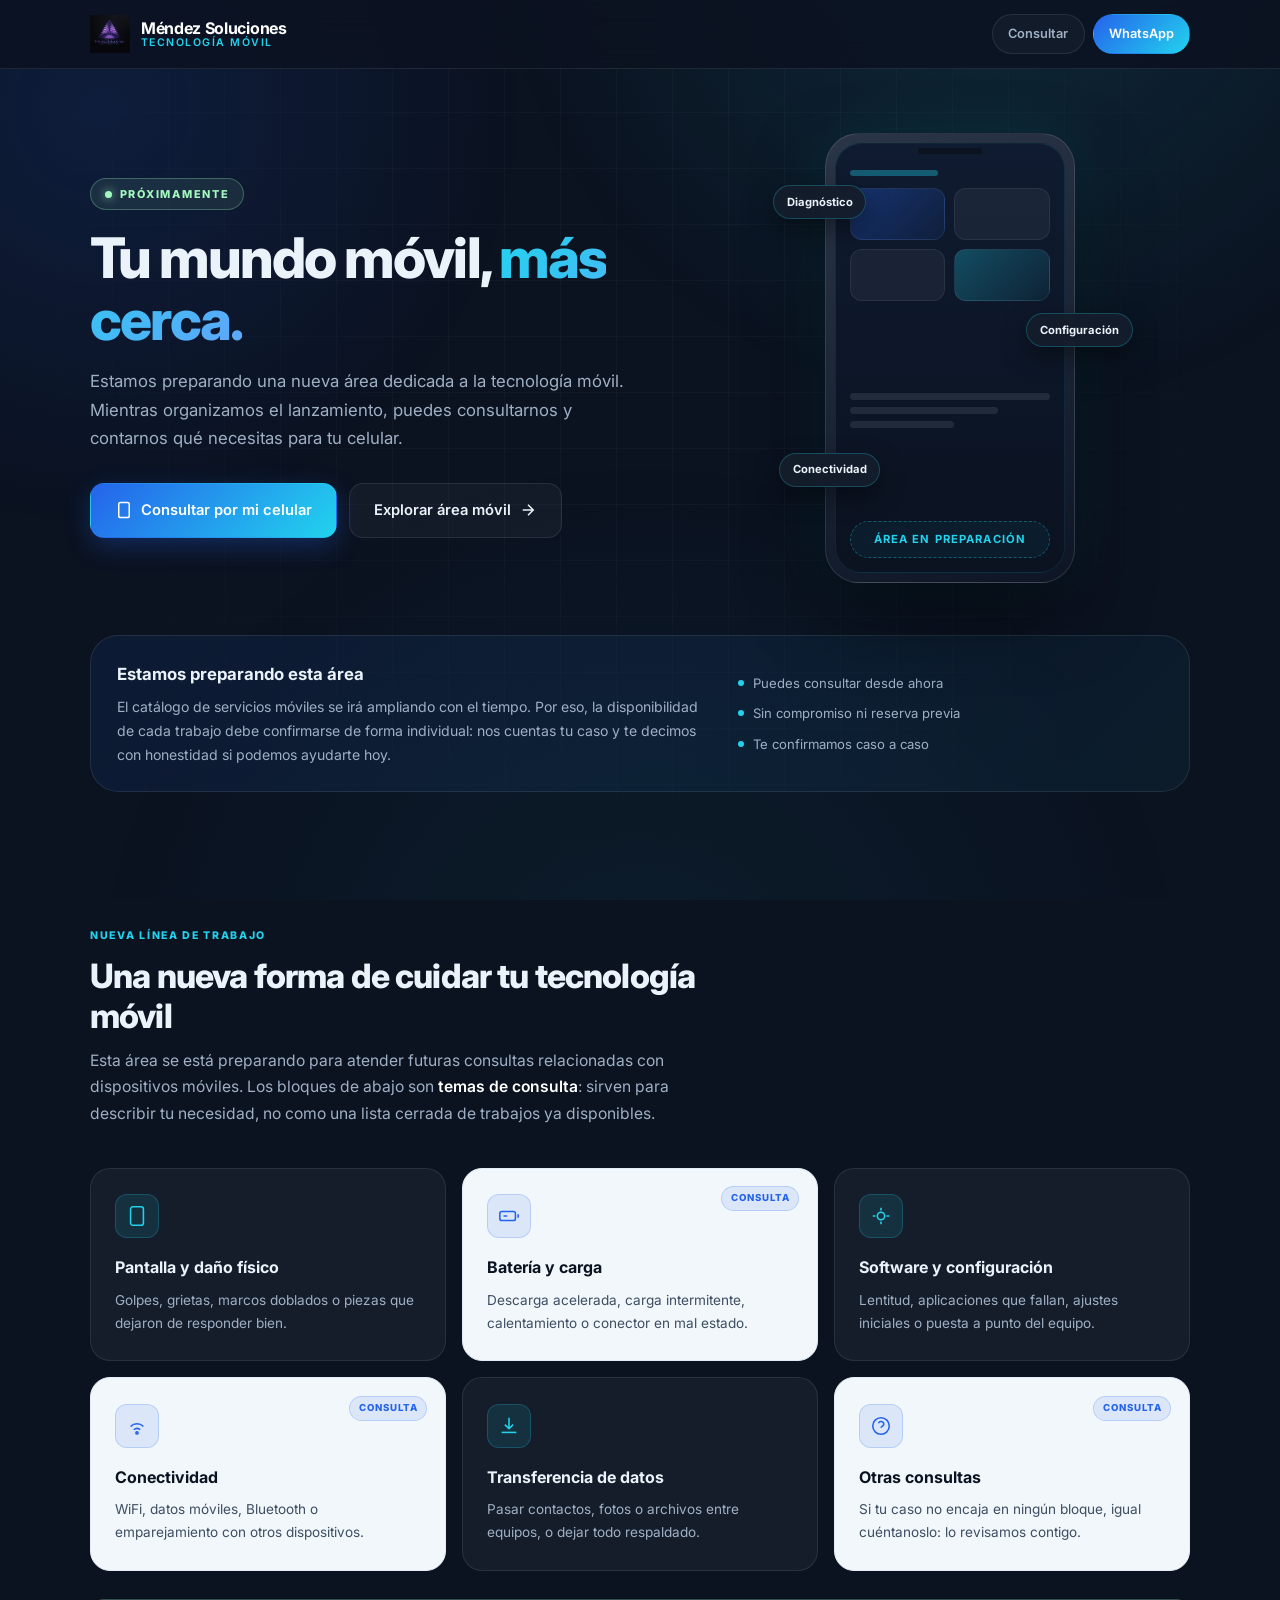
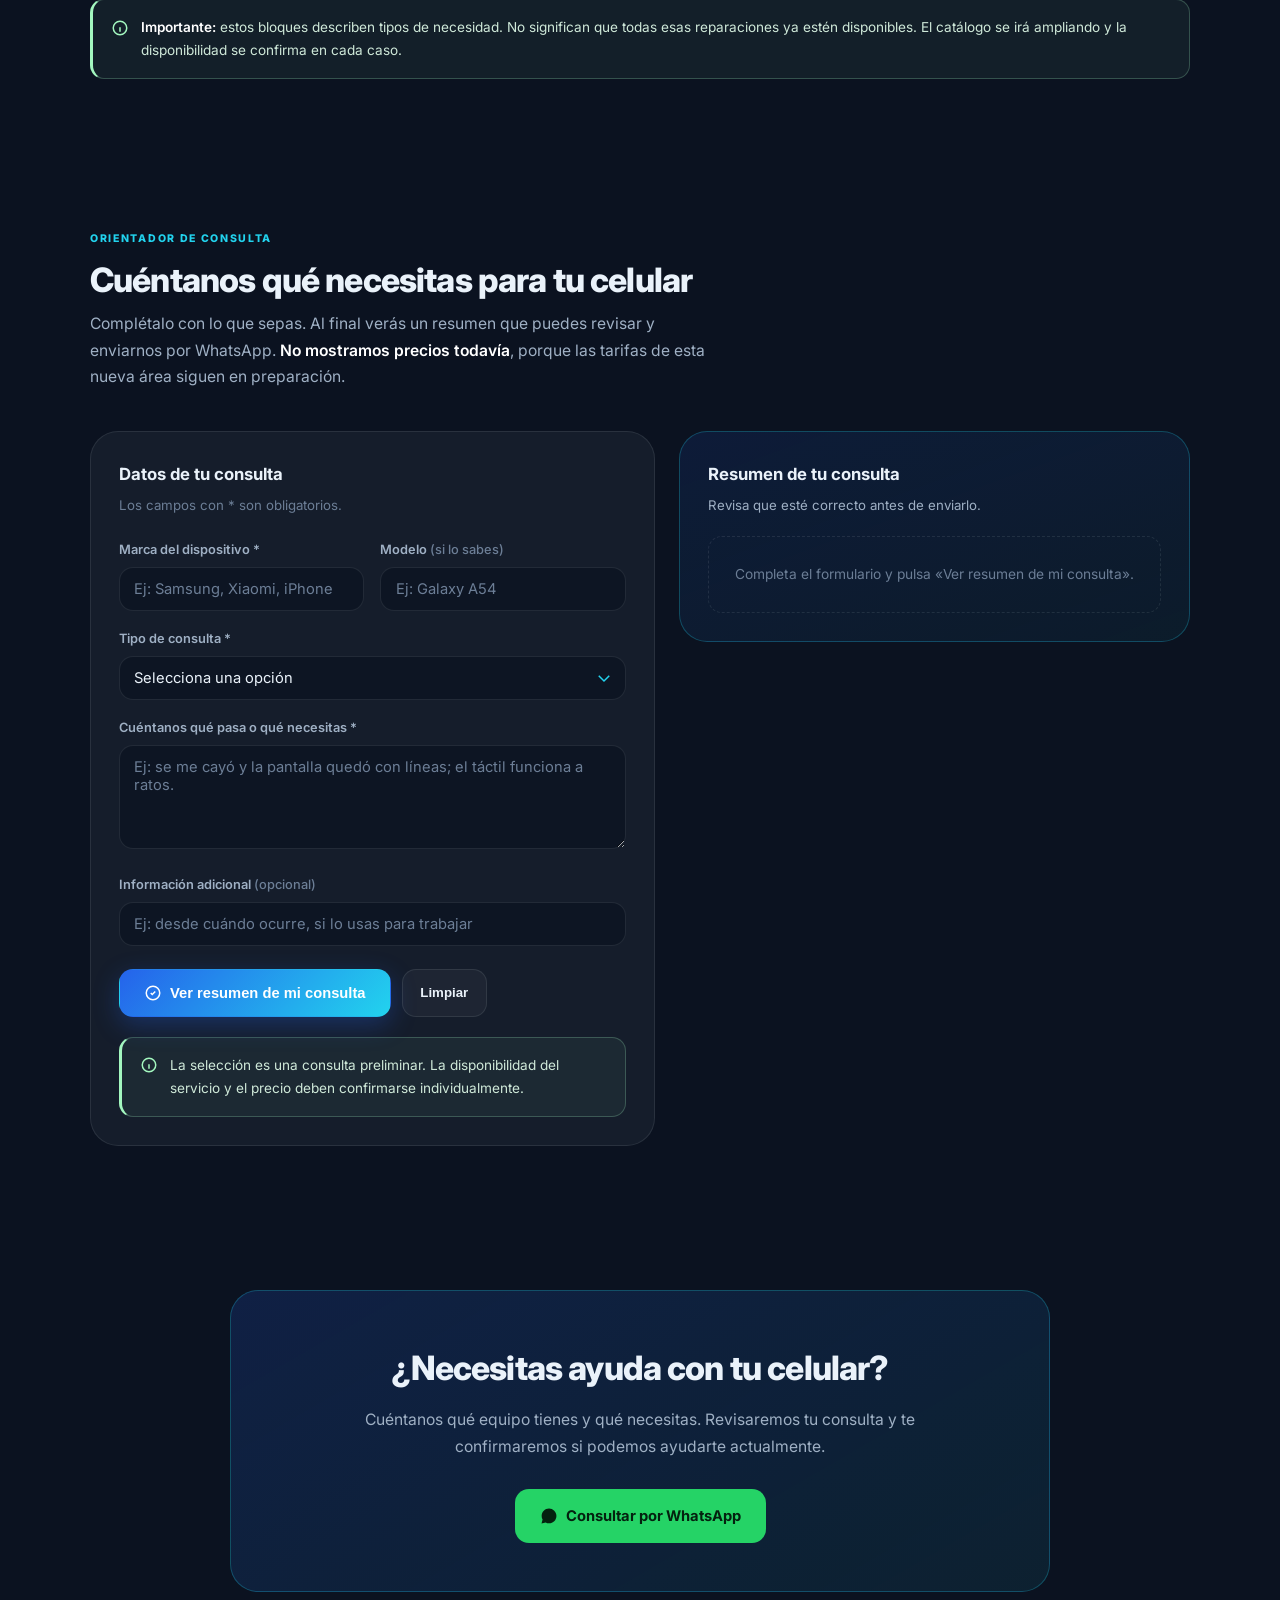
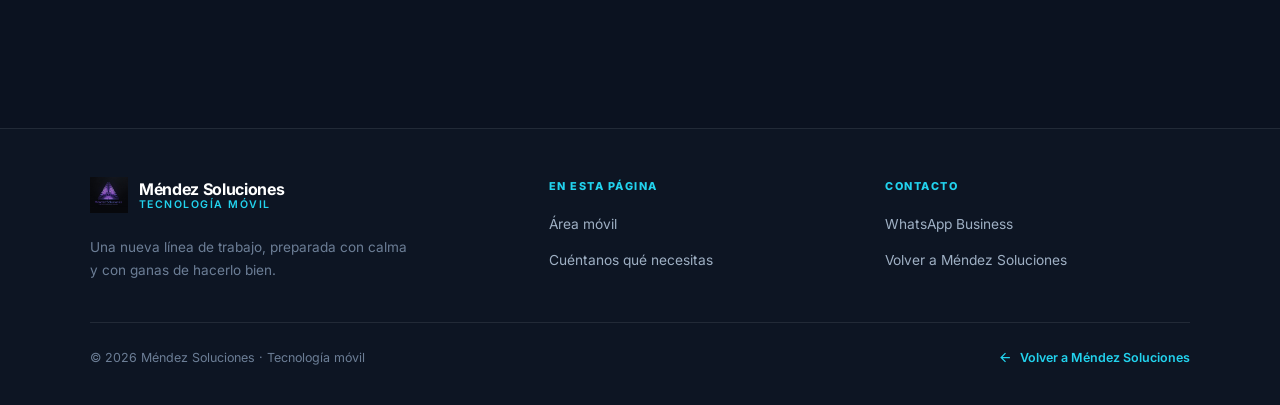
<file: celulares.html>
<!DOCTYPE html>
<html lang="es">
<head>
<meta charset="UTF-8">
<meta name="viewport" content="width=device-width, initial-scale=1.0">
<title>Tecnología Móvil | Méndez Soluciones — Próximamente</title>
<meta name="description" content="Estamos preparando una nueva área de tecnología móvil en Méndez Soluciones. Cuéntanos qué necesitas para tu celular y te confirmamos la disponibilidad.">
<meta name="robots" content="index, follow">
<meta name="author" content="Méndez Soluciones">
<meta name="theme-color" content="#0B1220">

<meta property="og:type" content="website">
<meta property="og:title" content="Tecnología Móvil | Méndez Soluciones">
<meta property="og:description" content="Nueva área dedicada a la tecnología móvil. Estamos preparándola y puedes consultarnos desde ahora.">

<link rel="canonical" href="https://mendezsoluciones.com/celulares.html">
<link rel="icon" type="image/x-icon" href="assets/images/favicon.ico">
<link rel="website icon" type="png" href="image/logomio.png">

<link rel="preconnect" href="https://fonts.googleapis.com">
<link rel="preconnect" href="https://fonts.gstatic.com" crossorigin>
<link href="https://fonts.googleapis.com/css2?family=Inter:wght@300;400;500;600;700;800&display=swap" rel="stylesheet">

<style>
/* ============================================================
   MÉNDEZ SOLUCIONES — TECNOLOGÍA MÓVIL
   Identidad propia: azul noche, grafito, azul eléctrico y cyan.
   Todo el CSS vive aquí. No depende del style.css global.
   ============================================================ */

:root{
  --bg:#0B1220;
  --bg-2:#0D1523;
  --surface:#151D2B;
  --surface-2:#1B2436;
  --line:rgba(241,247,251,.09);
  --line-2:rgba(34,211,238,.26);
  --accent:#2563EB;
  --accent-soft:#3B82F6;
  --cyan:#22D3EE;
  --mint:#A3F7BF;
  --ice:#F1F7FB;
  --ice-2:#E3EDF6;
  --text:#EAF2FA;
  --text-2:#9FB0C4;
  --text-3:#6C7E96;
  --ink:#0B1220;
  --ink-2:#3E4E63;
  --grad:linear-gradient(135deg,#2563EB 0%,#22D3EE 100%);
  --r:14px;
  --r-lg:20px;
  --r-xl:28px;
  --maxw:1140px;
  --font:'Inter',-apple-system,BlinkMacSystemFont,'Segoe UI',Roboto,Helvetica,Arial,sans-serif;
}

*,*::before,*::after{box-sizing:border-box;margin:0;padding:0}

html{scroll-behavior:smooth;-webkit-text-size-adjust:100%;font-size:16px}

body{
  font-family:var(--font);
  background:var(--bg);
  color:var(--text);
  line-height:1.7;
  -webkit-font-smoothing:antialiased;
  -moz-osx-font-smoothing:grayscale;
  overflow-x:hidden;
}

/* Trama técnica de fondo */
body::before{
  content:'';
  position:fixed;inset:0;z-index:-2;pointer-events:none;
  background:
    radial-gradient(820px circle at 78% -10%, rgba(34,211,238,.13), transparent 62%),
    radial-gradient(700px circle at 8% 12%, rgba(37,99,235,.14), transparent 60%),
    radial-gradient(900px circle at 50% 112%, rgba(34,211,238,.06), transparent 62%);
}
body::after{
  content:'';
  position:fixed;inset:0;z-index:-1;pointer-events:none;
  background-image:
    linear-gradient(rgba(241,247,251,.028) 1px, transparent 1px),
    linear-gradient(90deg, rgba(241,247,251,.028) 1px, transparent 1px);
  background-size:56px 56px;
  mask-image:radial-gradient(ellipse at 50% 30%, #000 30%, transparent 78%);
  -webkit-mask-image:radial-gradient(ellipse at 50% 30%, #000 30%, transparent 78%);
}

img{max-width:100%;display:block}
a{color:var(--cyan);text-decoration:none;transition:color .18s ease}
a:hover{color:#7DEBF8}
strong{color:#fff;font-weight:600}

:focus-visible{outline:2px solid var(--cyan);outline-offset:3px;border-radius:6px}

.skip-link{
  position:absolute;top:-120px;left:16px;z-index:9999;
  background:var(--accent);color:#fff;font-weight:600;font-size:.9rem;
  padding:.7rem 1.1rem;border-radius:var(--r);text-decoration:none;
}
.skip-link:focus{top:16px;color:#fff}

.wrap{width:100%;max-width:var(--maxw);margin:0 auto;padding:0 1.25rem}

/* ---------- Header ---------- */
.top{
  position:sticky;top:0;z-index:100;
  background:rgba(11,18,32,.82);
  backdrop-filter:blur(14px);
  -webkit-backdrop-filter:blur(14px);
  border-bottom:1px solid var(--line);
}
.top-in{
  display:flex;align-items:center;justify-content:space-between;
  gap:1rem;min-height:68px;flex-wrap:wrap;
}
.brand{display:inline-flex;align-items:center;gap:.7rem;color:#fff;text-decoration:none}
.brand:hover{color:#fff;opacity:.92}
.brand img{height:38px;width:auto;object-fit:contain}
.brand .bt{display:flex;flex-direction:column;line-height:1.15}
.brand .bt b{font-size:1rem;font-weight:700;letter-spacing:-.02em}
.brand .bt small{font-size:.66rem;font-weight:600;letter-spacing:.14em;text-transform:uppercase;color:var(--cyan)}

.top-links{display:flex;align-items:center;gap:.5rem;flex-wrap:wrap}
.top-link{
  font-size:.8rem;font-weight:600;color:var(--text-2);
  padding:.5rem .95rem;border-radius:999px;
  border:1px solid var(--line);background:rgba(241,247,251,.03);
  text-decoration:none;transition:.2s ease;
}
.top-link:hover{color:#fff;border-color:var(--line-2);background:rgba(34,211,238,.07)}
.top-link.is-cta{background:var(--grad);color:#fff;border-color:transparent}
.top-link.is-cta:hover{color:#fff;filter:brightness(1.08)}

/* ---------- Hero ---------- */
.hero{padding:4rem 0 3.5rem;position:relative}
.hero-grid{
  display:grid;grid-template-columns:1.08fr .92fr;
  gap:3.5rem;align-items:center;
}

.pill{
  display:inline-flex;align-items:center;gap:.5rem;
  padding:.34rem .85rem;border-radius:999px;
  background:rgba(163,247,191,.09);
  border:1px solid rgba(163,247,191,.28);
  color:var(--mint);
  font-size:.68rem;font-weight:800;letter-spacing:.16em;text-transform:uppercase;
}
.pill .dot{
  width:7px;height:7px;border-radius:50%;background:var(--mint);
  box-shadow:0 0 10px rgba(163,247,191,.8);
  animation:pulse 2.2s ease-in-out infinite;
}
@keyframes pulse{0%,100%{opacity:1;transform:scale(1)}50%{opacity:.45;transform:scale(1.25)}}

.hero h1{
  font-size:clamp(2.1rem,5.4vw,3.5rem);
  font-weight:800;line-height:1.1;letter-spacing:-.035em;
  margin:1.15rem 0 1rem;
}
.hero h1 .g{
  background:linear-gradient(135deg,#22D3EE 0%,#60A5FA 100%);
  -webkit-background-clip:text;background-clip:text;-webkit-text-fill-color:transparent;
}
.hero p.lead{font-size:1.05rem;color:var(--text-2);max-width:56ch}

.hero-cta{display:flex;gap:.75rem;flex-wrap:wrap;margin-top:1.9rem}

.btn{
  display:inline-flex;align-items:center;justify-content:center;gap:.5rem;
  padding:.85rem 1.5rem;border-radius:var(--r);
  font-size:.92rem;font-weight:600;border:1px solid transparent;
  cursor:pointer;text-decoration:none;transition:.2s ease;
  min-height:48px;
}
.btn svg{width:18px;height:18px;flex-shrink:0}
.btn-main{background:var(--grad);color:#fff;box-shadow:0 8px 26px rgba(37,99,235,.3)}
.btn-main:hover{color:#fff;transform:translateY(-2px);box-shadow:0 12px 34px rgba(37,99,235,.42)}
.btn-ghost{background:rgba(241,247,251,.04);color:var(--text);border-color:var(--line)}
.btn-ghost:hover{color:#fff;border-color:var(--line-2);background:rgba(34,211,238,.07)}
.btn-wa{background:#25D366;color:#04210F;font-weight:700}
.btn-wa:hover{color:#04210F;filter:brightness(1.06);transform:translateY(-2px)}
.btn-sm{padding:.6rem 1.1rem;font-size:.83rem;min-height:42px}

/* Teléfono ilustrado */
.hero-visual{display:flex;justify-content:center;position:relative}
.phone{position:relative;width:250px}
.phone-frame{
  position:relative;border-radius:34px;padding:9px;
  background:linear-gradient(160deg,#2A3547,#0E1626);
  border:1px solid rgba(241,247,251,.12);
  box-shadow:0 30px 70px rgba(0,0,0,.55),0 0 60px rgba(34,211,238,.12);
}
.phone-notch{
  position:absolute;top:14px;left:50%;transform:translateX(-50%);
  width:64px;height:6px;border-radius:99px;background:#0B1220;z-index:3;
}
.phone-screen{
  border-radius:26px;overflow:hidden;height:430px;position:relative;
  background:linear-gradient(180deg,#0F1B30 0%,#0B1220 100%);
  border:1px solid rgba(34,211,238,.1);
  display:flex;flex-direction:column;padding:26px 14px 14px;gap:12px;
}
.screen-bar{height:6px;width:44%;border-radius:99px;background:rgba(34,211,238,.35)}
.screen-tiles{display:grid;grid-template-columns:1fr 1fr;gap:9px}
.tile{
  height:52px;border-radius:12px;
  background:rgba(241,247,251,.05);
  border:1px solid rgba(241,247,251,.07);
}
.tile-1{background:linear-gradient(135deg,rgba(37,99,235,.35),rgba(37,99,235,.08))}
.tile-4{background:linear-gradient(135deg,rgba(34,211,238,.28),rgba(34,211,238,.06))}
.screen-lines{display:flex;flex-direction:column;gap:7px;margin-top:auto}
.screen-lines span{height:7px;border-radius:99px;background:rgba(241,247,251,.09)}
.screen-lines span:nth-child(2){width:74%}
.screen-lines span:nth-child(3){width:52%}
.screen-pill{
  margin-top:auto;text-align:center;font-size:.7rem;font-weight:700;letter-spacing:.1em;
  text-transform:uppercase;color:var(--cyan);
  padding:.5rem;border-radius:99px;
  border:1px dashed rgba(34,211,238,.35);
  background:rgba(34,211,238,.05);
}
.float-chip{
  position:absolute;font-size:.7rem;font-weight:700;
  padding:.42rem .8rem;border-radius:99px;white-space:nowrap;
  background:rgba(21,29,43,.94);color:var(--text);
  border:1px solid var(--line-2);
  box-shadow:0 10px 26px rgba(0,0,0,.4);
  backdrop-filter:blur(8px);
}
.chip-1{top:52px;left:-52px}
.chip-2{top:180px;right:-58px}
.chip-3{bottom:96px;left:-46px}

/* ---------- Franja informativa ---------- */
.strip{
  margin-top:3.25rem;
  border:1px solid var(--line);border-radius:var(--r-xl);
  background:linear-gradient(135deg,rgba(37,99,235,.1),rgba(34,211,238,.05));
  padding:1.5rem 1.6rem;
  display:grid;grid-template-columns:1.4fr 1fr;gap:1.6rem;align-items:center;
}
.strip h2{font-size:1.05rem;font-weight:700;margin-bottom:.4rem}
.strip p{font-size:.88rem;color:var(--text-2);margin:0}
.strip-points{display:flex;flex-direction:column;gap:.5rem}
.strip-points span{
  display:flex;align-items:center;gap:.55rem;
  font-size:.82rem;color:var(--text-2);
}
.strip-points span::before{
  content:'';width:6px;height:6px;border-radius:50%;background:var(--cyan);flex-shrink:0;
}

/* ---------- Secciones ---------- */
section{padding:4.5rem 0}
.sec-head{max-width:640px;margin-bottom:2.5rem}
.sec-tag{
  display:inline-block;font-size:.66rem;font-weight:800;
  letter-spacing:.16em;text-transform:uppercase;color:var(--cyan);
  margin-bottom:.7rem;
}
.sec-head h2{
  font-size:clamp(1.5rem,3.4vw,2.1rem);
  font-weight:800;letter-spacing:-.025em;line-height:1.2;margin-bottom:.7rem;
}
.sec-head p{color:var(--text-2);font-size:.98rem}

/* ---------- Tarjetas de área (mezcla clara / oscura) ---------- */
.areas{display:grid;grid-template-columns:repeat(3,1fr);gap:1rem}

.area{
  position:relative;padding:1.6rem 1.5rem;border-radius:var(--r-lg);
  background:var(--surface);border:1px solid var(--line);
  transition:transform .22s ease,border-color .22s ease,box-shadow .22s ease;
}
.area:hover{transform:translateY(-4px);border-color:var(--line-2);box-shadow:0 16px 36px rgba(0,0,0,.34)}
.area .ico{
  width:44px;height:44px;border-radius:12px;
  display:flex;align-items:center;justify-content:center;
  background:rgba(34,211,238,.1);border:1px solid rgba(34,211,238,.22);
  color:var(--cyan);margin-bottom:1rem;
}
.area .ico svg{width:22px;height:22px}
.area h3{font-size:1rem;font-weight:700;margin-bottom:.45rem}
.area p{font-size:.85rem;color:var(--text-2);margin:0}

/* Variante clara */
.area.is-light{background:var(--ice);border-color:var(--ice-2);color:var(--ink)}
.area.is-light h3{color:var(--ink)}
.area.is-light p{color:var(--ink-2)}
.area.is-light .ico{background:rgba(37,99,235,.1);border-color:rgba(37,99,235,.2);color:var(--accent)}
.area.is-light:hover{box-shadow:0 18px 40px rgba(4,14,30,.22)}
.area.is-light .tag-mini{
  position:absolute;top:1.1rem;right:1.1rem;
  font-size:.6rem;font-weight:800;letter-spacing:.1em;text-transform:uppercase;
  color:var(--accent);background:rgba(37,99,235,.1);
  border:1px solid rgba(37,99,235,.2);
  padding:.2rem .55rem;border-radius:99px;
}

/* ---------- Aviso ---------- */
.notice{
  display:flex;gap:.75rem;align-items:flex-start;
  margin-top:1.75rem;padding:1rem 1.15rem;
  border-radius:var(--r);
  border:1px solid rgba(163,247,191,.24);
  border-left:3px solid var(--mint);
  background:rgba(163,247,191,.055);
  font-size:.85rem;color:#CFE9D9;
}
.notice svg{width:18px;height:18px;flex-shrink:0;color:var(--mint);margin-top:.15rem}
.notice p{margin:0}
.notice strong{color:#fff}

/* ---------- Orientador ---------- */
.or-wrap{
  display:grid;grid-template-columns:1.05fr .95fr;gap:1.5rem;align-items:start;
}
.or-card{
  background:var(--surface);border:1px solid var(--line);
  border-radius:var(--r-xl);padding:1.75rem;
}
.or-card h3{font-size:1.05rem;font-weight:700;margin-bottom:.35rem}
.or-card > p.hint{font-size:.83rem;color:var(--text-3);margin-bottom:1.4rem}

.field{margin-bottom:1.05rem}
.field label{
  display:block;font-size:.8rem;font-weight:600;
  color:var(--text-2);margin-bottom:.4rem;
}
.field .opt{color:var(--text-3);font-weight:500}
.field input,.field select,.field textarea{
  width:100%;padding:.75rem .9rem;
  background:var(--bg-2);color:var(--text);
  border:1px solid var(--line);border-radius:var(--r);
  font-family:inherit;font-size:.92rem;
  transition:border-color .2s ease,box-shadow .2s ease;
}
.field textarea{resize:vertical;min-height:104px}
.field input::placeholder,.field textarea::placeholder{color:var(--text-3)}
.field input:focus,.field select:focus,.field textarea:focus{
  outline:none;border-color:var(--cyan);
  box-shadow:0 0 0 3px rgba(34,211,238,.13);
}
.field select{appearance:none;cursor:pointer;
  background-image:url("data:image/svg+xml,%3Csvg xmlns='http://www.w3.org/2000/svg' fill='none' viewBox='0 0 24 24' stroke='%2322D3EE' stroke-width='2'%3E%3Cpath d='M19 9l-7 7-7-7'/%3E%3C/svg%3E");
  background-repeat:no-repeat;background-position:right 12px center;background-size:18px;
  padding-right:2.4rem;
}
.row-2{display:grid;grid-template-columns:1fr 1fr;gap:1rem}

.or-actions{display:flex;gap:.7rem;flex-wrap:wrap;margin-top:1.4rem}

/* Panel de resumen */
.sum{
  background:linear-gradient(160deg,rgba(37,99,235,.12),rgba(34,211,238,.05));
  border:1px solid var(--line-2);
  border-radius:var(--r-xl);padding:1.75rem;
  position:sticky;top:92px;
}
.sum h3{font-size:1.05rem;font-weight:700;margin-bottom:.35rem}
.sum > p.hint{font-size:.83rem;color:var(--text-2);margin-bottom:1.2rem}
.sum-empty{
  font-size:.86rem;color:var(--text-3);
  padding:1.6rem 1rem;text-align:center;
  border:1px dashed var(--line);border-radius:var(--r);
}
.sum-rows{display:flex;flex-direction:column;gap:.7rem;margin-bottom:1.2rem}
.sum-row{
  display:flex;flex-direction:column;gap:.15rem;
  padding-bottom:.7rem;border-bottom:1px solid var(--line);
}
.sum-row:last-child{border-bottom:none;padding-bottom:0}
.sum-row dt{font-size:.66rem;font-weight:800;letter-spacing:.12em;text-transform:uppercase;color:var(--cyan)}
.sum-row dd{font-size:.9rem;color:var(--text);margin:0;white-space:pre-wrap;word-break:break-word}

.copy-ok{font-size:.78rem;color:var(--mint);margin-top:.6rem;min-height:1.1rem}

/* ---------- CTA final ---------- */
.cta{
  margin:0 auto;max-width:820px;text-align:center;
  padding:3rem 2rem;border-radius:var(--r-xl);
  background:linear-gradient(150deg,rgba(37,99,235,.18),rgba(34,211,238,.08));
  border:1px solid var(--line-2);
}
.cta h2{font-size:clamp(1.5rem,3.6vw,2.1rem);font-weight:800;letter-spacing:-.025em;margin-bottom:.7rem}
.cta p{color:var(--text-2);font-size:.98rem;max-width:56ch;margin:0 auto 1.8rem}

/* ---------- Footer ---------- */
.foot{
  margin-top:4rem;border-top:1px solid var(--line);
  background:var(--bg-2);padding:3rem 0 2.25rem;
}
.foot-grid{display:grid;grid-template-columns:1.4fr 1fr 1fr;gap:2rem}
.foot .brand img{height:36px}
.foot .ftxt{font-size:.85rem;color:var(--text-3);margin-top:.9rem;max-width:36ch}
.foot h4{
  font-size:.68rem;font-weight:800;letter-spacing:.14em;
  text-transform:uppercase;color:var(--cyan);margin-bottom:.9rem;
}
.foot ul{list-style:none;display:flex;flex-direction:column;gap:.55rem}
.foot ul a{font-size:.86rem;color:var(--text-2)}
.foot ul a:hover{color:var(--cyan)}
.foot-bottom{
  margin-top:2.5rem;padding-top:1.5rem;border-top:1px solid var(--line);
  display:flex;justify-content:space-between;gap:1rem;flex-wrap:wrap;
  font-size:.78rem;color:var(--text-3);
}
.back-link{
  display:inline-flex;align-items:center;gap:.45rem;
  font-weight:600;color:var(--cyan);
}
.back-link svg{width:15px;height:15px}

/* ---------- Responsive ---------- */
@media (max-width:1000px){
  .hero-grid{grid-template-columns:1fr;gap:3rem}
  .hero-visual{order:2}
  .strip{grid-template-columns:1fr;gap:1.2rem}
  .areas{grid-template-columns:repeat(2,1fr)}
  .or-wrap{grid-template-columns:1fr}
  .sum{position:static}
  .foot-grid{grid-template-columns:1fr 1fr}
}
@media (max-width:700px){
  section{padding:3.25rem 0}
  .hero{padding:2.75rem 0 2.5rem}
  .areas{grid-template-columns:1fr}
  .row-2{grid-template-columns:1fr}
  .float-chip{font-size:.66rem}
  .chip-1{left:-18px}
  .chip-2{right:-22px}
  .chip-3{left:-14px}
  .foot-grid{grid-template-columns:1fr}
  .btn{width:100%}
  .hero-cta{flex-direction:column}
  .or-actions{flex-direction:column}
  .cta{padding:2.25rem 1.35rem}
}
@media (max-width:400px){
  .wrap{padding:0 1rem}
  .brand .bt small{font-size:.6rem}
  .phone{width:214px}
  .phone-screen{height:380px}
  .float-chip{display:none}
}

/* ---------- Movimiento reducido ---------- */
@media (prefers-reduced-motion:reduce){
  html{scroll-behavior:auto}
  *,*::before,*::after{animation:none !important;transition:none !important}
  .btn-main:hover,.btn-wa:hover,.area:hover{transform:none}
}

/* ---------- Impresión ---------- */
@media print{
  body{background:#fff;color:#111}
  body::before,body::after{display:none}
  .top,.foot{background:#fff;border-color:#ddd}
  h1,h2,h3,strong,.sec-tag{color:#111 !important}
  p,li,dd{color:#222 !important}
  .cta,.sum,.or-card{border-color:#ccc;background:#f7fafd}
  a{color:#1d4ed8}
}
</style>
</head>

<body>

<a class="skip-link" href="#main">Saltar al contenido principal</a>

<!-- ================= HEADER ================= -->
<header class="top">
  <div class="wrap top-in">
    <a class="brand" href="./index.html" aria-label="Méndez Soluciones — Volver al inicio">
      <img src="image/logomio.png" alt="Logo Méndez Soluciones" onerror="this.style.display='none'">
      <span class="bt">
        <b>Méndez Soluciones</b>
        <small>Tecnología móvil</small>
      </span>
    </a>
    <nav class="top-links" aria-label="Accesos rápidos">
      <a class="top-link" href="#orientador">Consultar</a>
      <a class="top-link is-cta" href="https://wa.me/message/YRRN3R7YO22QJ1" target="_blank" rel="noopener noreferrer">WhatsApp</a>
    </nav>
  </div>
</header>

<main id="main">

<!-- ================= HERO ================= -->
<section class="hero" aria-labelledby="hero-title">
  <div class="wrap hero-grid">

    <div class="hero-copy">
      <span class="pill"><span class="dot" aria-hidden="true"></span> Próximamente</span>

      <h1 id="hero-title">Tu mundo móvil, <span class="g">más cerca.</span></h1>

      <p class="lead">
        Estamos preparando una nueva área dedicada a la tecnología móvil.
        Mientras organizamos el lanzamiento, puedes consultarnos y contarnos
        qué necesitas para tu celular.
      </p>

      <div class="hero-cta">
        <a class="btn btn-main" href="#orientador">
          <svg viewBox="0 0 24 24" fill="none" stroke="currentColor" stroke-width="2" aria-hidden="true">
            <rect x="5" y="2" width="14" height="20" rx="2.5"/><path d="M12 18h.01"/>
          </svg>
          Consultar por mi celular
        </a>
        <a class="btn btn-ghost" href="#area">
          Explorar área móvil
          <svg viewBox="0 0 24 24" fill="none" stroke="currentColor" stroke-width="2" aria-hidden="true">
            <path d="M5 12h14M12 5l7 7-7 7"/>
          </svg>
        </a>
      </div>
    </div>

    <div class="hero-visual">
      <div class="phone" aria-hidden="true">
        <div class="phone-frame">
          <span class="phone-notch"></span>
          <div class="phone-screen">
            <span class="screen-bar"></span>
            <div class="screen-tiles">
              <span class="tile tile-1"></span>
              <span class="tile tile-2"></span>
              <span class="tile tile-3"></span>
              <span class="tile tile-4"></span>
            </div>
            <div class="screen-lines">
              <span></span><span></span><span></span>
            </div>
            <span class="screen-pill">Área en preparación</span>
          </div>
        </div>
        <span class="float-chip chip-1">Diagnóstico</span>
        <span class="float-chip chip-2">Configuración</span>
        <span class="float-chip chip-3">Conectividad</span>
      </div>
    </div>

  </div>

  <!-- Franja: lanzamiento sin bloquear consultas -->
  <div class="wrap">
    <div class="strip">
      <div>
        <h2>Estamos preparando esta área</h2>
        <p>
          El catálogo de servicios móviles se irá ampliando con el tiempo. Por eso, la
          disponibilidad de cada trabajo debe confirmarse de forma individual: nos cuentas
          tu caso y te decimos con honestidad si podemos ayudarte hoy.
        </p>
      </div>
      <div class="strip-points">
        <span>Puedes consultar desde ahora</span>
        <span>Sin compromiso ni reserva previa</span>
        <span>Te confirmamos caso a caso</span>
      </div>
    </div>
  </div>
</section>

<!-- ================= SECCIÓN EXPLICATIVA ================= -->
<section id="area" aria-labelledby="area-title">
  <div class="wrap">
    <div class="sec-head">
      <span class="sec-tag">Nueva línea de trabajo</span>
      <h2 id="area-title">Una nueva forma de cuidar tu tecnología móvil</h2>
      <p>
        Esta área se está preparando para atender futuras consultas relacionadas con
        dispositivos móviles. Los bloques de abajo son <strong>temas de consulta</strong>:
        sirven para describir tu necesidad, no como una lista cerrada de trabajos ya disponibles.
      </p>
    </div>

    <div class="areas">

      <article class="area">
        <div class="ico" aria-hidden="true">
          <svg viewBox="0 0 24 24" fill="none" stroke="currentColor" stroke-width="1.7">
            <rect x="5" y="2" width="14" height="20" rx="2.5"/><path d="M12 18h.01"/>
          </svg>
        </div>
        <h3>Pantalla y daño físico</h3>
        <p>Golpes, grietas, marcos doblados o piezas que dejaron de responder bien.</p>
      </article>

      <article class="area is-light">
        <span class="tag-mini">Consulta</span>
        <div class="ico" aria-hidden="true">
          <svg viewBox="0 0 24 24" fill="none" stroke="currentColor" stroke-width="1.7">
            <rect x="2" y="7" width="17" height="10" rx="2"/><path d="M22 10v4M6 12h4"/>
          </svg>
        </div>
        <h3>Batería y carga</h3>
        <p>Descarga acelerada, carga intermitente, calentamiento o conector en mal estado.</p>
      </article>

      <article class="area">
        <div class="ico" aria-hidden="true">
          <svg viewBox="0 0 24 24" fill="none" stroke="currentColor" stroke-width="1.7">
            <path d="M12 3v3M12 18v3M3 12h3M18 12h3"/>
            <circle cx="12" cy="12" r="4"/>
          </svg>
        </div>
        <h3>Software y configuración</h3>
        <p>Lentitud, aplicaciones que fallan, ajustes iniciales o puesta a punto del equipo.</p>
      </article>

      <article class="area is-light">
        <span class="tag-mini">Consulta</span>
        <div class="ico" aria-hidden="true">
          <svg viewBox="0 0 24 24" fill="none" stroke="currentColor" stroke-width="1.7">
            <path d="M5 12.5a10 10 0 0114 0M8.5 16a5.5 5.5 0 017 0"/>
            <circle cx="12" cy="19.5" r="1.2"/>
          </svg>
        </div>
        <h3>Conectividad</h3>
        <p>WiFi, datos móviles, Bluetooth o emparejamiento con otros dispositivos.</p>
      </article>

      <article class="area">
        <div class="ico" aria-hidden="true">
          <svg viewBox="0 0 24 24" fill="none" stroke="currentColor" stroke-width="1.7">
            <path d="M12 3v12M7.5 10.5L12 15l4.5-4.5"/><path d="M4 19h16"/>
          </svg>
        </div>
        <h3>Transferencia de datos</h3>
        <p>Pasar contactos, fotos o archivos entre equipos, o dejar todo respaldado.</p>
      </article>

      <article class="area is-light">
        <span class="tag-mini">Consulta</span>
        <div class="ico" aria-hidden="true">
          <svg viewBox="0 0 24 24" fill="none" stroke="currentColor" stroke-width="1.7">
            <circle cx="12" cy="12" r="9"/><path d="M9.2 9a3 3 0 015.8 1c0 2-3 2.6-3 4"/><path d="M12 17h.01"/>
          </svg>
        </div>
        <h3>Otras consultas</h3>
        <p>Si tu caso no encaja en ningún bloque, igual cuéntanoslo: lo revisamos contigo.</p>
      </article>

    </div>

    <div class="notice">
      <svg viewBox="0 0 24 24" fill="none" stroke="currentColor" stroke-width="2" aria-hidden="true">
        <circle cx="12" cy="12" r="9"/><path d="M12 8h.01M11 12h1v4h1"/>
      </svg>
      <p>
        <strong>Importante:</strong> estos bloques describen tipos de necesidad.
        No significan que todas esas reparaciones ya estén disponibles.
        El catálogo se irá ampliando y la disponibilidad se confirma en cada caso.
      </p>
    </div>
  </div>
</section>

<!-- ================= ORIENTADOR ================= -->
<section id="orientador" aria-labelledby="or-title">
  <div class="wrap">
    <div class="sec-head">
      <span class="sec-tag">Orientador de consulta</span>
      <h2 id="or-title">Cuéntanos qué necesitas para tu celular</h2>
      <p>
        Complétalo con lo que sepas. Al final verás un resumen que puedes revisar y
        enviarnos por WhatsApp. <strong>No mostramos precios todavía</strong>, porque las
        tarifas de esta nueva área siguen en preparación.
      </p>
    </div>

    <div class="or-wrap">

      <!-- Formulario -->
      <div class="or-card">
        <h3>Datos de tu consulta</h3>
        <p class="hint">Los campos con * son obligatorios.</p>

        <form id="form-orientador">

          <div class="row-2">
            <div class="field">
              <label for="marca">Marca del dispositivo *</label>
              <input type="text" id="marca" name="marca" required autocomplete="off"
                     placeholder="Ej: Samsung, Xiaomi, iPhone">
            </div>
            <div class="field">
              <label for="modelo">Modelo <span class="opt">(si lo sabes)</span></label>
              <input type="text" id="modelo" name="modelo" autocomplete="off"
                     placeholder="Ej: Galaxy A54">
            </div>
          </div>

          <div class="field">
            <label for="tipo">Tipo de consulta *</label>
            <select id="tipo" name="tipo" required>
              <option value="">Selecciona una opción</option>
              <option value="Pantalla o daño físico">Pantalla o daño físico</option>
              <option value="Batería o carga">Batería o carga</option>
              <option value="Software o configuración">Software o configuración</option>
              <option value="Conectividad">Conectividad</option>
              <option value="Transferencia de datos">Transferencia de datos</option>
              <option value="Otra consulta">Otra consulta</option>
            </select>
          </div>

          <div class="field">
            <label for="detalle">Cuéntanos qué pasa o qué necesitas *</label>
            <textarea id="detalle" name="detalle" required
                      placeholder="Ej: se me cayó y la pantalla quedó con líneas; el táctil funciona a ratos."></textarea>
          </div>

          <div class="field">
            <label for="extra">Información adicional <span class="opt">(opcional)</span></label>
            <input type="text" id="extra" name="extra" autocomplete="off"
                   placeholder="Ej: desde cuándo ocurre, si lo usas para trabajar">
          </div>

          <div class="or-actions">
            <button type="submit" class="btn btn-main">
              <svg viewBox="0 0 24 24" fill="none" stroke="currentColor" stroke-width="2" aria-hidden="true">
                <path d="M9 12l2 2 4-4"/><circle cx="12" cy="12" r="9"/>
              </svg>
              Ver resumen de mi consulta
            </button>
            <button type="reset" class="btn btn-ghost btn-sm" id="limpiar">Limpiar</button>
          </div>

          <p class="notice" style="margin-top:1.25rem;">
            <svg viewBox="0 0 24 24" fill="none" stroke="currentColor" stroke-width="2" aria-hidden="true">
              <circle cx="12" cy="12" r="9"/><path d="M12 8h.01M11 12h1v4h1"/>
            </svg>
            <span>La selección es una consulta preliminar. La disponibilidad del servicio y el precio deben confirmarse individualmente.</span>
          </p>

        </form>
      </div>

      <!-- Resumen -->
      <aside class="sum" aria-labelledby="sum-title">
        <h3 id="sum-title">Resumen de tu consulta</h3>
        <p class="hint">Revisa que esté correcto antes de enviarlo.</p>

        <div id="sum-body" aria-live="polite">
          <p class="sum-empty">Completa el formulario y pulsa «Ver resumen de mi consulta».</p>
        </div>

        <div id="sum-actions" hidden>
          <div class="or-actions" style="margin-top:0;">
            <button type="button" class="btn btn-ghost btn-sm" id="copiar">
              <svg viewBox="0 0 24 24" fill="none" stroke="currentColor" stroke-width="2" aria-hidden="true">
                <rect x="9" y="9" width="11" height="11" rx="2"/><path d="M5 15V5a2 2 0 012-2h8"/>
              </svg>
              Copiar resumen
            </button>
            <a class="btn btn-wa btn-sm" id="abrir-wa"
               href="https://wa.me/message/YRRN3R7YO22QJ1"
               target="_blank" rel="noopener noreferrer">
              <svg viewBox="0 0 24 24" fill="currentColor" aria-hidden="true">
                <path d="M17.47 14.38c-.3-.15-1.76-.87-2.03-.97-.27-.1-.47-.15-.67.15-.2.3-.77.97-.94 1.16-.17.2-.35.22-.64.08-.3-.15-1.26-.47-2.4-1.48-.88-.79-1.48-1.76-1.65-2.06-.17-.3-.02-.46.13-.6.13-.14.3-.35.45-.52.15-.18.2-.3.3-.5.1-.2.05-.37-.03-.52-.07-.15-.67-1.61-.92-2.2-.24-.58-.49-.5-.67-.51h-.57c-.2 0-.52.07-.8.37-.27.3-1.04 1.02-1.04 2.48s1.07 2.87 1.21 3.07c.15.2 2.1 3.2 5.08 4.49.71.3 1.26.49 1.69.62.71.23 1.36.2 1.87.12.57-.09 1.76-.72 2-1.41.25-.7.25-1.29.18-1.42-.08-.12-.28-.2-.58-.34z"/>
                <path d="M12.04 2C6.6 2 2.2 6.4 2.2 11.84c0 1.74.45 3.37 1.24 4.79L2 22l5.5-1.44a9.8 9.8 0 004.54 1.13h.01c5.43 0 9.84-4.4 9.84-9.84 0-2.63-1.02-5.1-2.88-6.96A9.78 9.78 0 0012.04 2z"/>
              </svg>
              Abrir WhatsApp
            </a>
          </div>
          <p class="copy-ok" id="copy-ok" aria-live="polite"></p>
          <p style="font-size:.78rem;color:var(--text-3);margin-top:.35rem;">
            Si copiaste el resumen, pégalo en el chat para no escribir todo de nuevo.
          </p>
        </div>
      </aside>

    </div>
  </div>
</section>

<!-- ================= CTA FINAL ================= -->
<section aria-labelledby="cta-title">
  <div class="wrap">
    <div class="cta">
      <h2 id="cta-title">¿Necesitas ayuda con tu celular?</h2>
      <p>
        Cuéntanos qué equipo tienes y qué necesitas. Revisaremos tu consulta y te
        confirmaremos si podemos ayudarte actualmente.
      </p>
      <a class="btn btn-wa" href="https://wa.me/message/YRRN3R7YO22QJ1" target="_blank" rel="noopener noreferrer">
        <svg viewBox="0 0 24 24" fill="currentColor" aria-hidden="true">
          <path d="M17.47 14.38c-.3-.15-1.76-.87-2.03-.97-.27-.1-.47-.15-.67.15-.2.3-.77.97-.94 1.16-.17.2-.35.22-.64.08-.3-.15-1.26-.47-2.4-1.48-.88-.79-1.48-1.76-1.65-2.06-.17-.3-.02-.46.13-.6.13-.14.3-.35.45-.52.15-.18.2-.3.3-.5.1-.2.05-.37-.03-.52-.07-.15-.67-1.61-.92-2.2-.24-.58-.49-.5-.67-.51h-.57c-.2 0-.52.07-.8.37-.27.3-1.04 1.02-1.04 2.48s1.07 2.87 1.21 3.07c.15.2 2.1 3.2 5.08 4.49.71.3 1.26.49 1.69.62.71.23 1.36.2 1.87.12.57-.09 1.76-.72 2-1.41.25-.7.25-1.29.18-1.42-.08-.12-.28-.2-.58-.34z"/>
          <path d="M12.04 2C6.6 2 2.2 6.4 2.2 11.84c0 1.74.45 3.37 1.24 4.79L2 22l5.5-1.44a9.8 9.8 0 004.54 1.13h.01c5.43 0 9.84-4.4 9.84-9.84 0-2.63-1.02-5.1-2.88-6.96A9.78 9.78 0 0012.04 2z"/>
        </svg>
        Consultar por WhatsApp
      </a>
    </div>
  </div>
</section>

</main>

<!-- ================= FOOTER ================= -->
<footer class="foot">
  <div class="wrap">
    <div class="foot-grid">

      <div>
        <a class="brand" href="./index.html" aria-label="Méndez Soluciones — Volver al inicio">
          <img src="image/logomio.png" alt="Logo Méndez Soluciones" onerror="this.style.display='none'">
          <span class="bt">
            <b>Méndez Soluciones</b>
            <small>Tecnología móvil</small>
          </span>
        </a>
        <p class="ftxt">
          Una nueva línea de trabajo, preparada con calma y con ganas de hacerlo bien.
        </p>
      </div>

      <div>
        <h4>En esta página</h4>
        <ul>
          <li><a href="#area">Área móvil</a></li>
          <li><a href="#orientador">Cuéntanos qué necesitas</a></li>
        </ul>
      </div>

      <div>
        <h4>Contacto</h4>
        <ul>
          <li>
            <a href="https://wa.me/message/YRRN3R7YO22QJ1" target="_blank" rel="noopener noreferrer">
              WhatsApp Business
            </a>
          </li>
          <li><a href="./index.html">Volver a Méndez Soluciones</a></li>
        </ul>
      </div>

    </div>

    <div class="foot-bottom">
      <span>&copy; <span id="year">2026</span> Méndez Soluciones · Tecnología móvil</span>
      <a class="back-link" href="./index.html">
        <svg viewBox="0 0 24 24" fill="none" stroke="currentColor" stroke-width="2" aria-hidden="true">
          <path d="M19 12H5M12 19l-7-7 7-7"/>
        </svg>
        Volver a Méndez Soluciones
      </a>
    </div>
  </div>
</footer>

<script>
/* ============================================================
   JS mínimo: año del pie + orientador de consulta.
   Sin dependencias externas. Sin envío a servidores.
   ============================================================ */
(function () {
  'use strict';

  /* Año del pie */
  var y = document.getElementById('year');
  if (y) { y.textContent = new Date().getFullYear(); }

  var form    = document.getElementById('form-orientador');
  var cuerpo  = document.getElementById('sum-body');
  var acciones= document.getElementById('sum-actions');
  var btnCopy = document.getElementById('copiar');
  var okMsg   = document.getElementById('copy-ok');
  if (!form || !cuerpo) { return; }

  var resumenTexto = '';

  function esc(s) {
    return String(s).replace(/&/g, '&amp;').replace(/</g, '&lt;').replace(/>/g, '&gt;');
  }

  /* Construye el resumen a partir del formulario */
  form.addEventListener('submit', function (e) {
    e.preventDefault();

    var marca   = document.getElementById('marca').value.trim();
    var modelo  = document.getElementById('modelo').value.trim();
    var tipo    = document.getElementById('tipo').value;
    var detalle = document.getElementById('detalle').value.trim();
    var extra   = document.getElementById('extra').value.trim();

    var filas = [
      ['Dispositivo', modelo ? marca + ' ' + modelo : marca],
      ['Tipo de consulta', tipo],
      ['Detalle', detalle]
    ];
    if (extra) { filas.push(['Información adicional', extra]); }

    /* Vista en pantalla */
    var html = '<dl class="sum-rows">';
    filas.forEach(function (f) {
      html += '<div class="sum-row"><dt>' + esc(f[0]) + '</dt><dd>' + esc(f[1]) + '</dd></div>';
    });
    html += '</dl>';
    cuerpo.innerHTML = html;
    acciones.hidden = false;
    okMsg.textContent = '';

    /* Texto plano para copiar */
    resumenTexto =
      'Consulta sobre mi celular — Méndez Soluciones\n' +
      '------------------------------------------\n' +
      filas.map(function (f) { return f[0] + ': ' + f[1]; }).join('\n') +
      '\n------------------------------------------\n' +
      '(Consulta preliminar: disponibilidad y precio a confirmar.)';

    acciones.scrollIntoView({ behavior: 'smooth', block: 'nearest' });
  });

  /* Copiar al portapapeles, con respaldo para navegadores antiguos */
  function copiar(texto) {
    if (navigator.clipboard && navigator.clipboard.writeText) {
      return navigator.clipboard.writeText(texto);
    }
    return new Promise(function (resolve) {
      var ta = document.createElement('textarea');
      ta.value = texto;
      ta.setAttribute('readonly', '');
      ta.style.position = 'fixed';
      ta.style.top = '-1000px';
      document.body.appendChild(ta);
      ta.select();
      try { document.execCommand('copy'); } catch (err) { /* silencioso */ }
      document.body.removeChild(ta);
      resolve();
    });
  }

  if (btnCopy) {
    btnCopy.addEventListener('click', function () {
      if (!resumenTexto) { return; }
      copiar(resumenTexto).then(function () {
        okMsg.textContent = 'Resumen copiado. Ahora puedes pegarlo en WhatsApp.';
        var original = btnCopy.innerHTML;
        btnCopy.innerHTML = '¡Copiado!';
        setTimeout(function () { btnCopy.innerHTML = original; }, 1800);
      });
    });
  }

  /* Limpiar vuelve al estado inicial */
  form.addEventListener('reset', function () {
    setTimeout(function () {
      cuerpo.innerHTML = '<p class="sum-empty">Completa el formulario y pulsa «Ver resumen de mi consulta».</p>';
      acciones.hidden = true;
      okMsg.textContent = '';
      resumenTexto = '';
    }, 0);
  });
})();
</script>

</body>
</html>
</file>
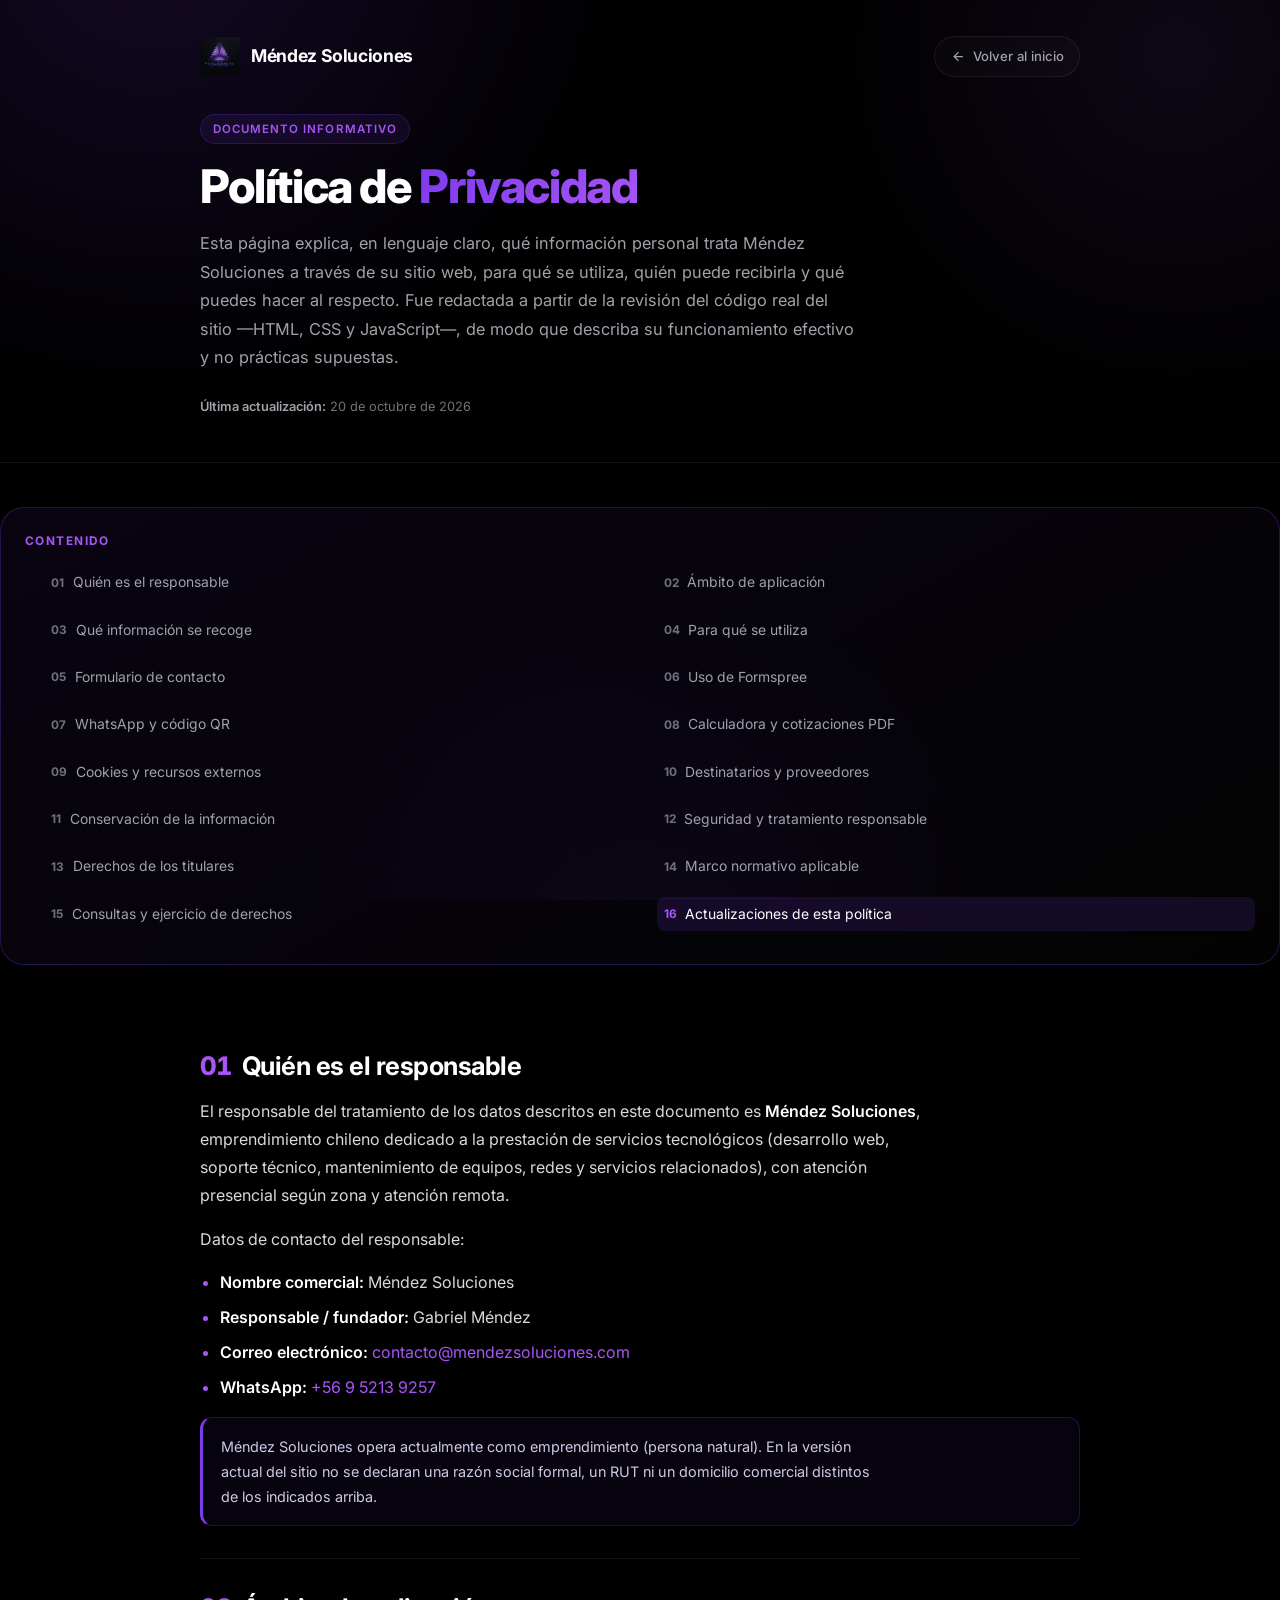
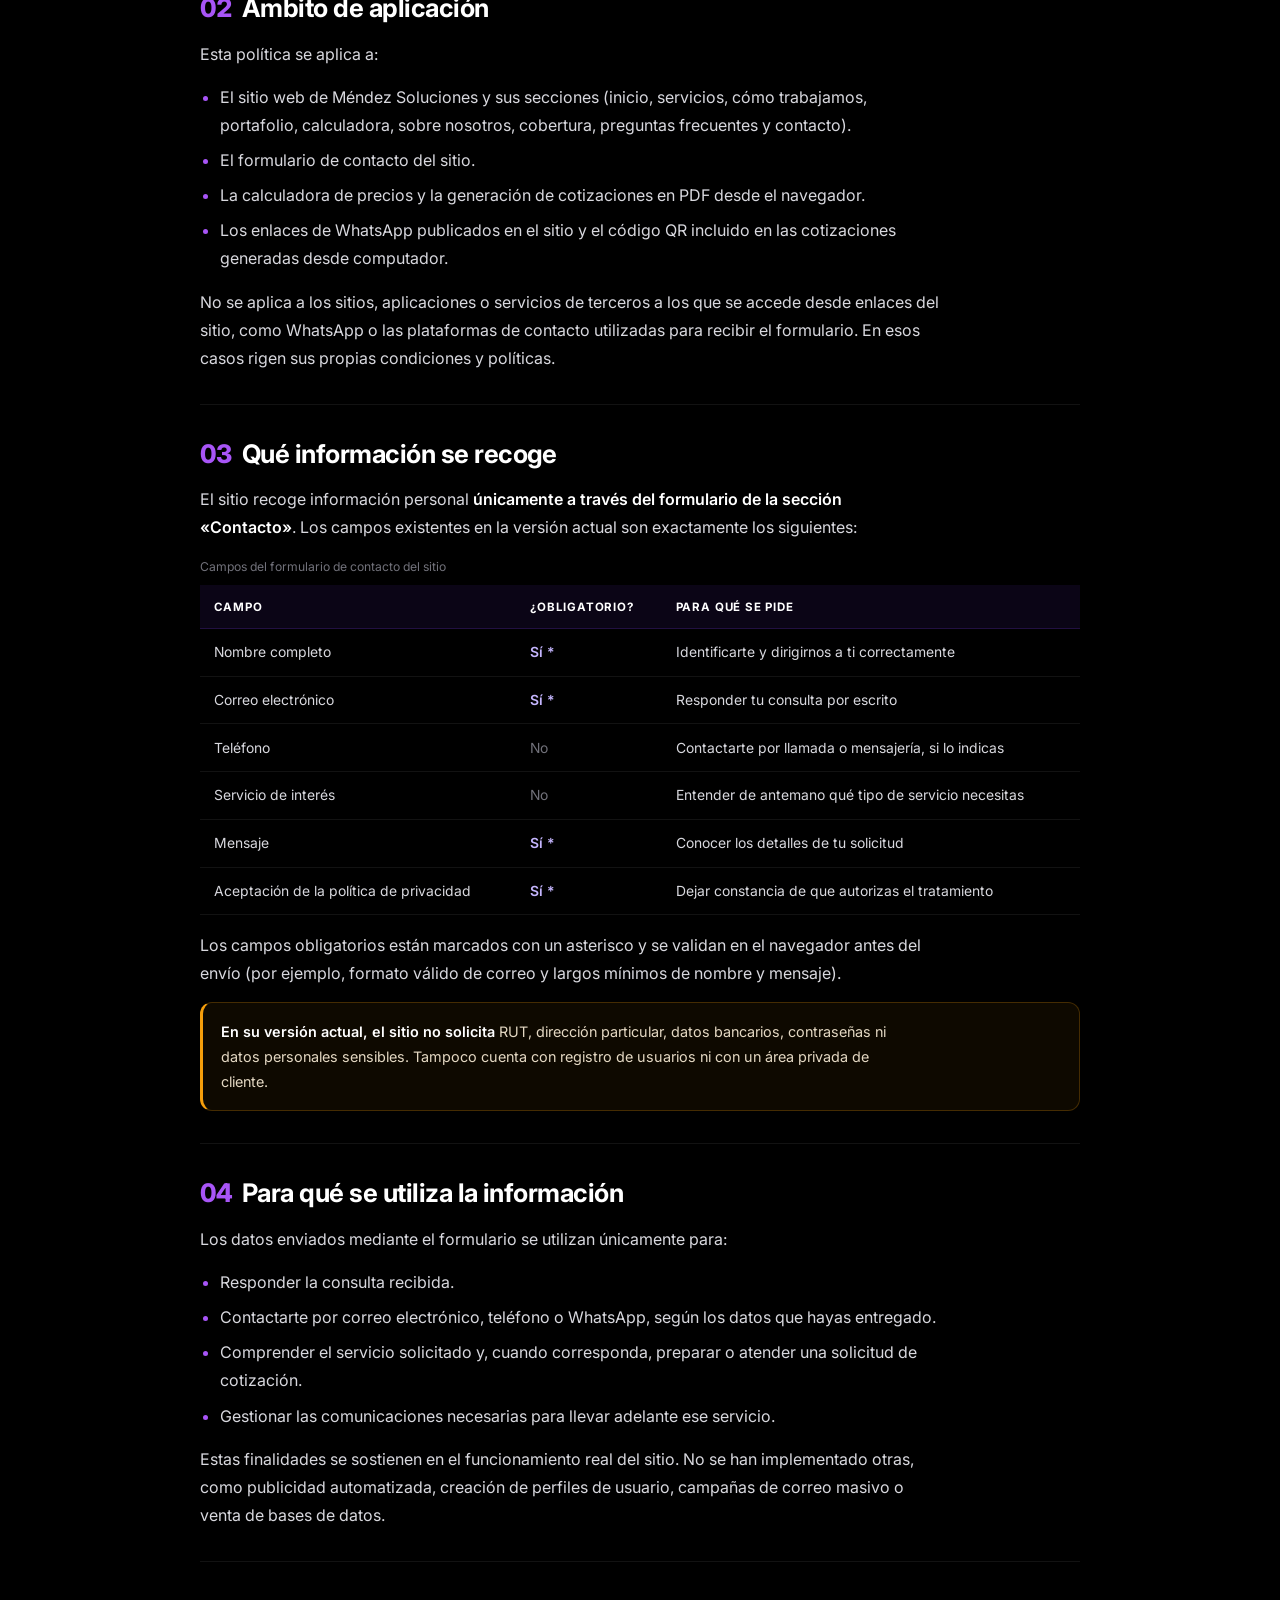
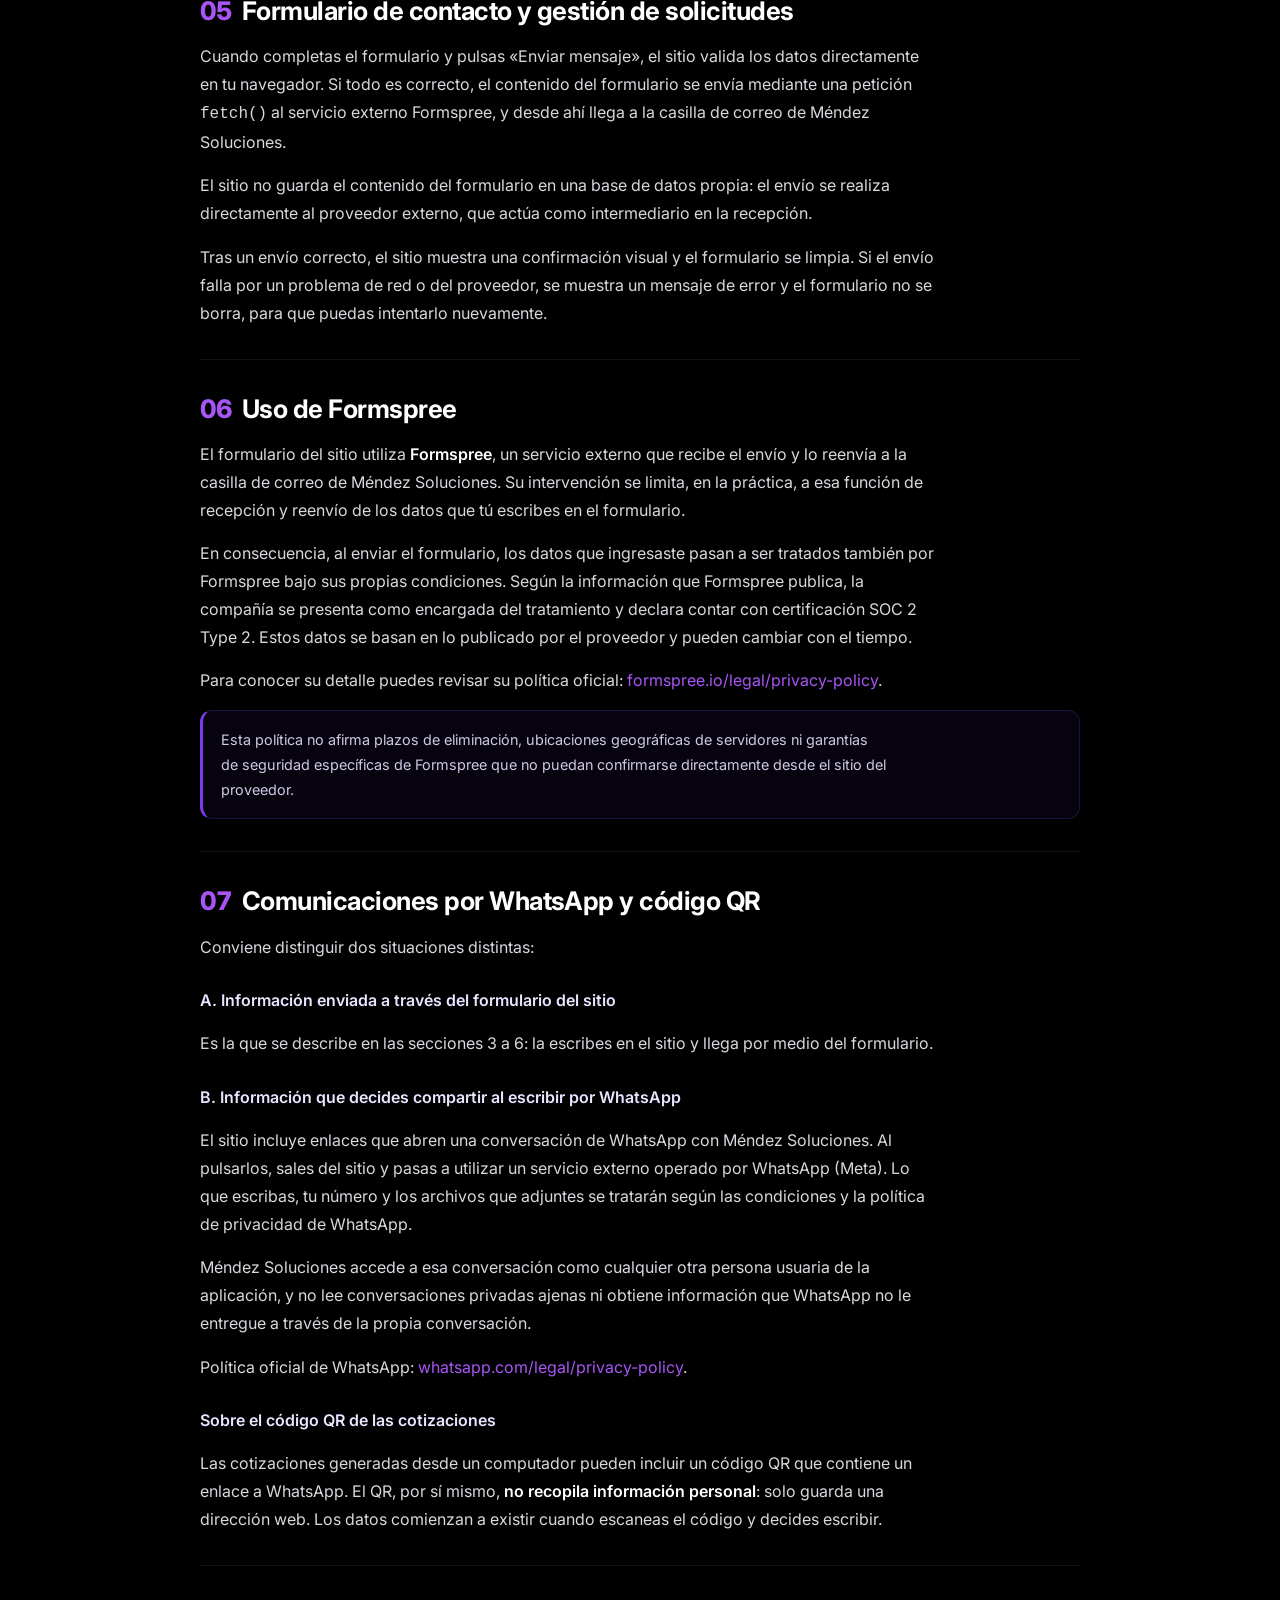
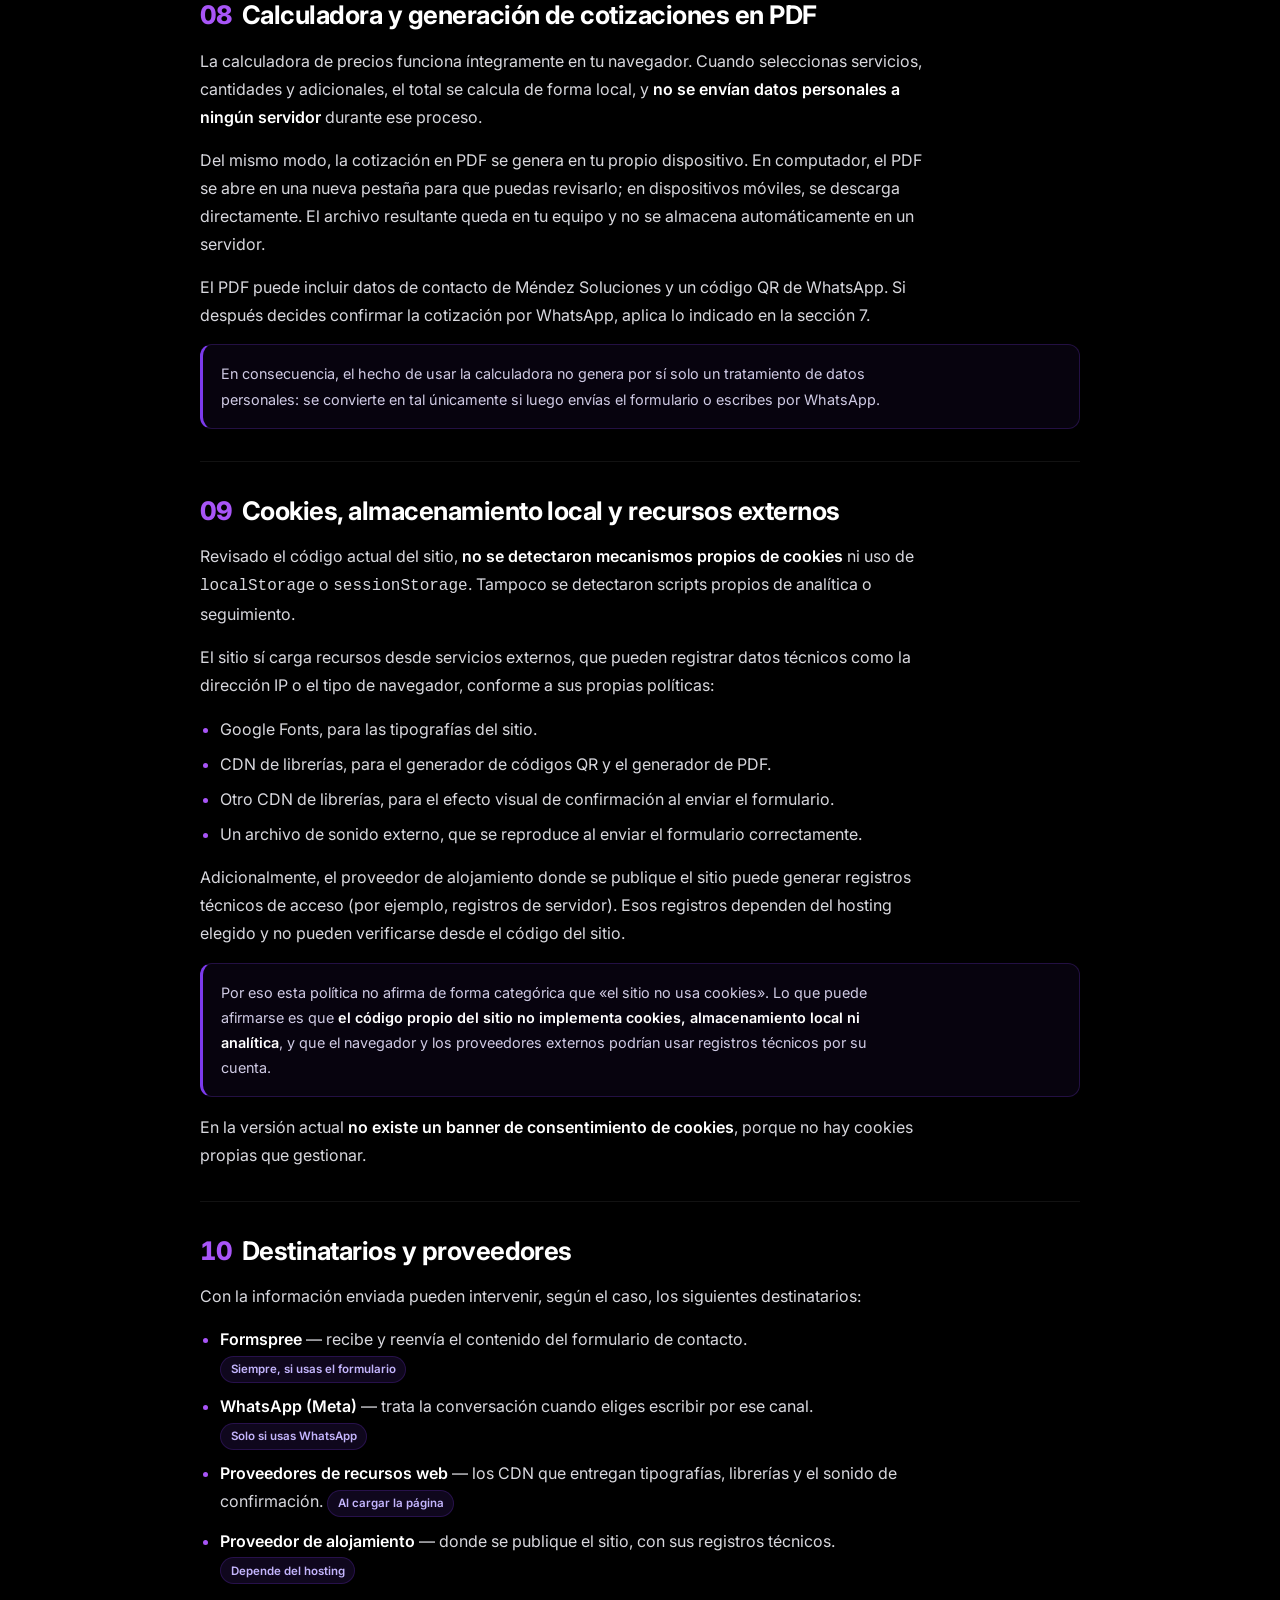
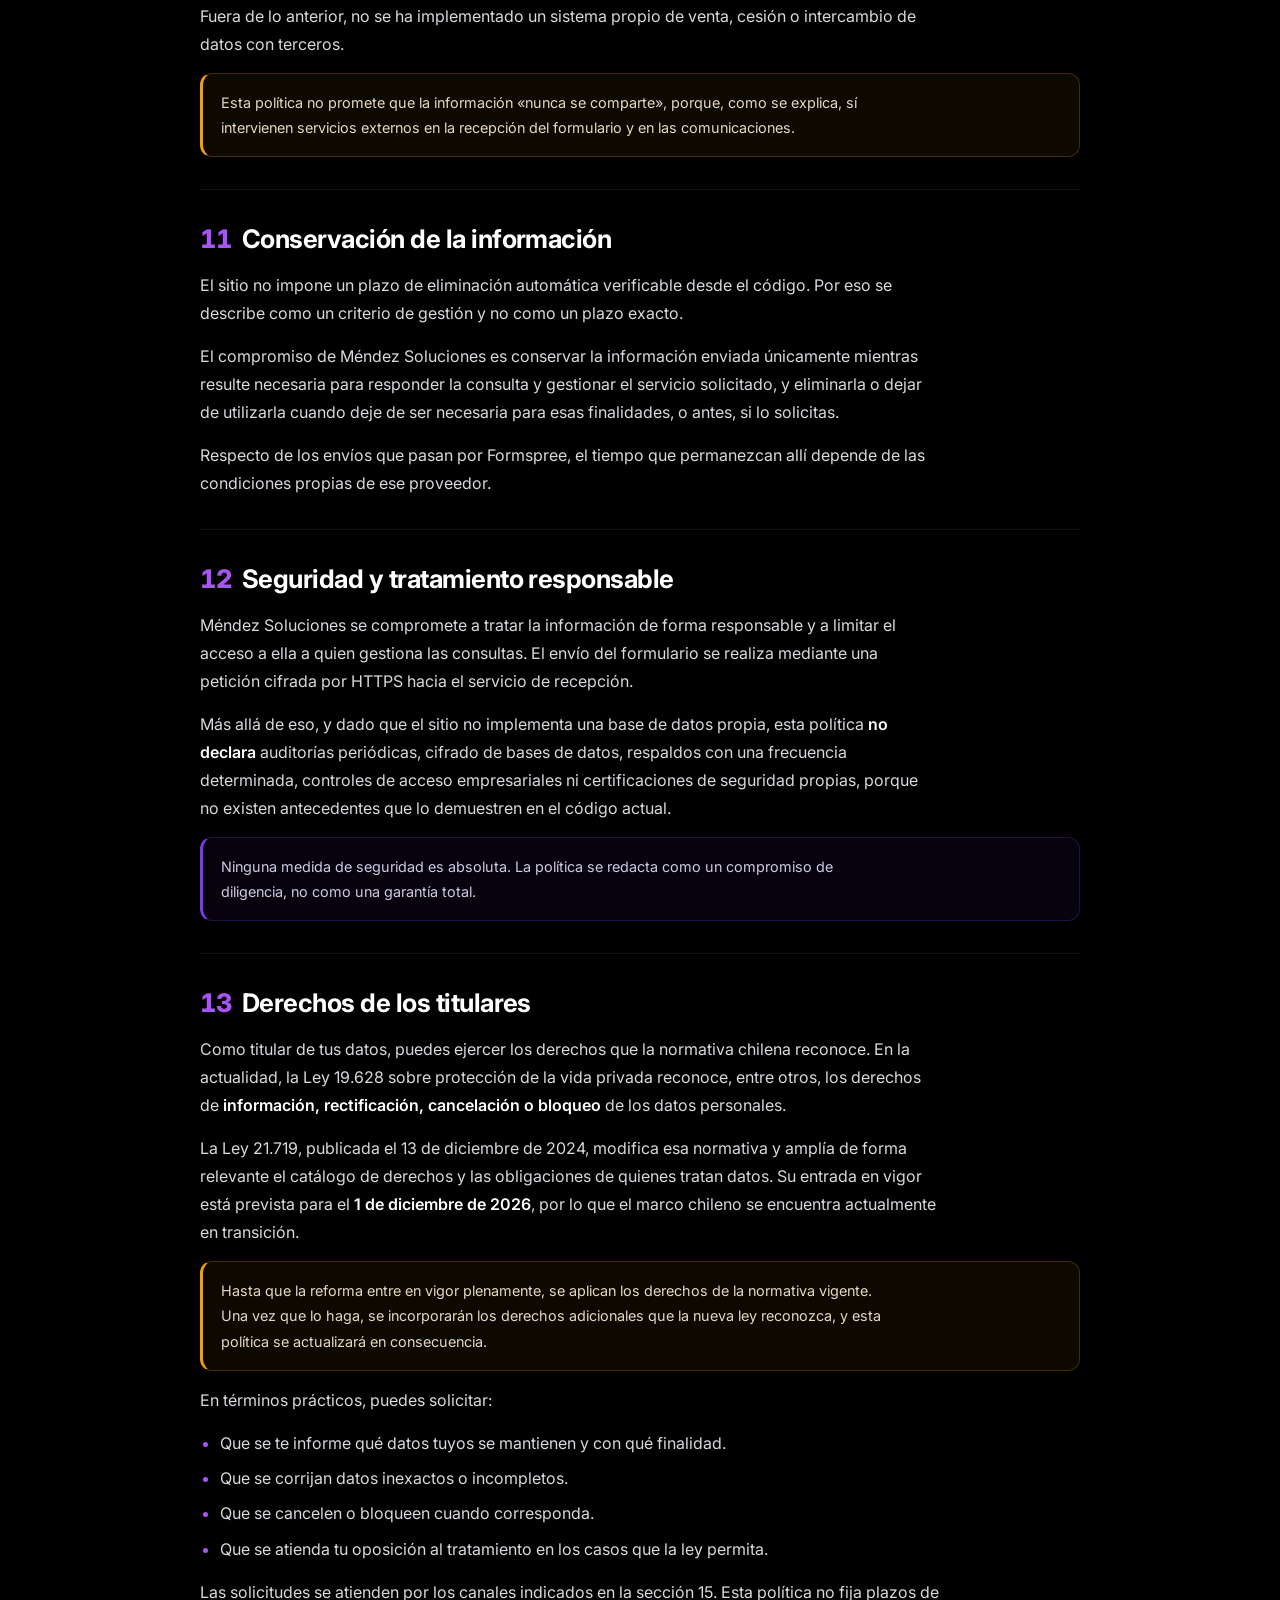
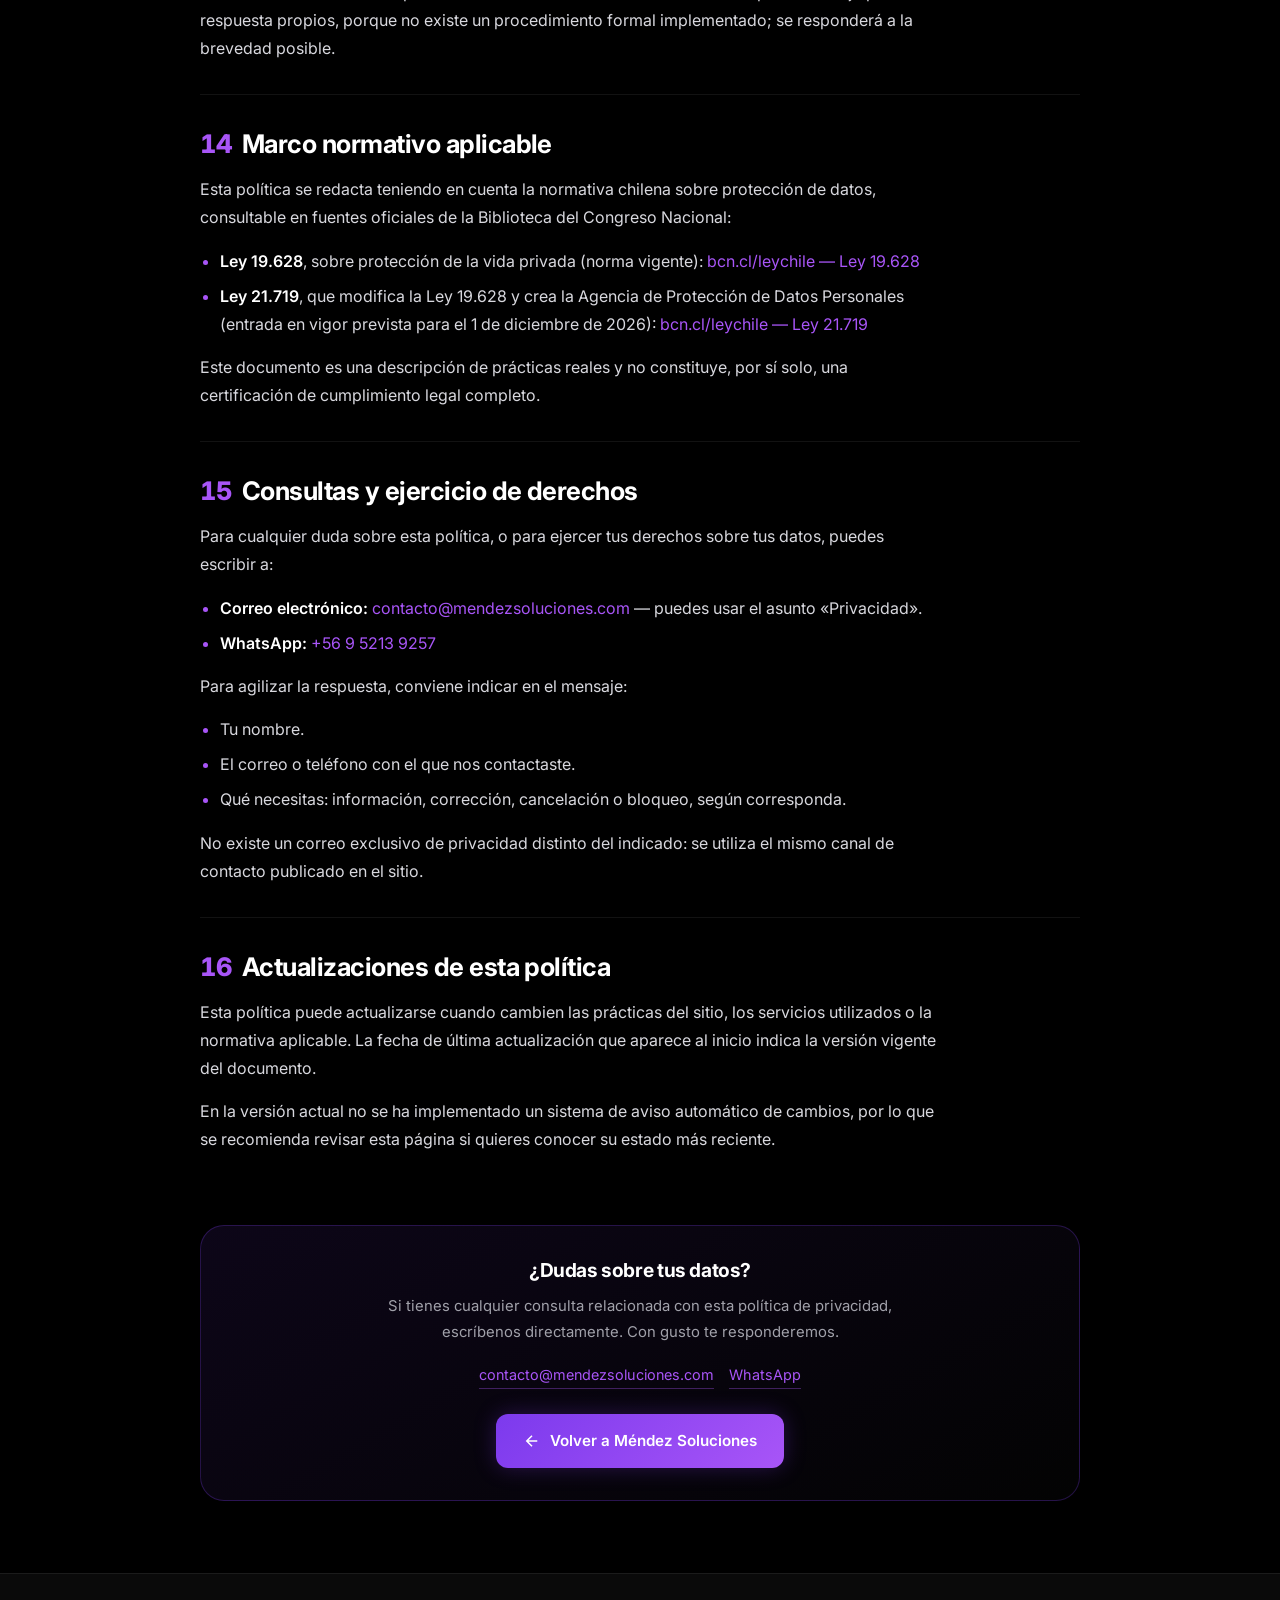
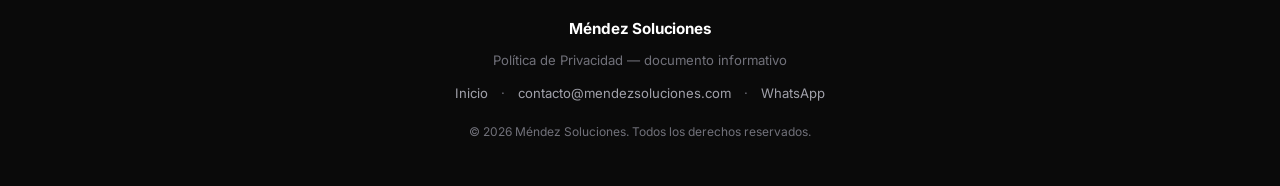
<file: politica-privacidad.html>
<!DOCTYPE html>
<html lang="es">
<head>
<meta charset="UTF-8">
<meta name="viewport" content="width=device-width, initial-scale=1.0">
<title>Política de Privacidad | Méndez Soluciones</title>
<meta name="description" content="Política de Privacidad de Méndez Soluciones: qué información trata el sitio, con qué finalidad, quién la recibe y cómo ejercer tus derechos.">
<meta name="robots" content="index, follow">
<meta name="author" content="Méndez Soluciones">
<link rel="icon" type="image/png" href="image/logomio.png">

<link rel="preconnect" href="https://fonts.googleapis.com">
<link rel="preconnect" href="https://fonts.gstatic.com" crossorigin>
<link href="https://fonts.googleapis.com/css2?family=Inter:wght@300;400;500;600;700;800&display=swap" rel="stylesheet">

<style>
/* ============================================================
   MÉNDEZ SOLUCIONES — POLÍTICA DE PRIVACIDAD
   Identidad: negro + morado. Todo en un único archivo.
   ============================================================ */

:root{
  --color-bg:#000000;
  --color-bg-secondary:#0a0a0a;
  --color-bg-tertiary:#111111;
  --color-surface:#1a1a1a;
  --color-primary:#7c3aed;
  --color-primary-light:#a855f7;
  --color-primary-rgb:124,58,237;
  --color-text:#ffffff;
  --color-text-secondary:#a1a1aa;
  --color-text-muted:#71717a;
  --color-border:rgba(255,255,255,.07);
  --color-border-strong:rgba(124,58,237,.28);
  --color-warn:#f59e0b;
  --gradient-primary:linear-gradient(135deg,#7c3aed 0%,#a855f7 100%);
  --radius-md:.5rem;
  --radius-lg:.75rem;
  --radius-xl:1rem;
  --radius-2xl:1.5rem;
  --radius-full:9999px;
  --maxw:920px;
  --font:'Inter',-apple-system,BlinkMacSystemFont,'Segoe UI',Roboto,Helvetica,Arial,sans-serif;
}

*,*::before,*::after{box-sizing:border-box;margin:0;padding:0}

html{
  scroll-behavior:smooth;
  -webkit-text-size-adjust:100%;
  font-size:16px;
}

body{
  font-family:var(--font);
  font-size:1rem;
  line-height:1.75;
  color:var(--color-text);
  background:var(--color-bg);
  -webkit-font-smoothing:antialiased;
  -moz-osx-font-smoothing:grayscale;
  overflow-x:hidden;
}

/* Halo ambiental sutil, coherente con la marca */
body::before{
  content:'';
  position:fixed;
  inset:0;
  z-index:-1;
  pointer-events:none;
  background:
    radial-gradient(760px circle at 12% -8%, rgba(124,58,237,.16), transparent 62%),
    radial-gradient(620px circle at 92% 6%, rgba(168,85,247,.085), transparent 58%),
    radial-gradient(700px circle at 50% 108%, rgba(124,58,237,.07), transparent 62%);
}

img{max-width:100%;display:block}

a{color:var(--color-primary-light);text-decoration:none;transition:color .18s ease}
a:hover{color:#c4b5fd;text-decoration:underline}

:focus-visible{
  outline:2px solid var(--color-primary-light);
  outline-offset:3px;
  border-radius:4px;
}

.skip-link{
  position:absolute;top:-120px;left:16px;z-index:999;
  background:var(--color-primary);color:#fff;
  padding:.65rem 1rem;border-radius:var(--radius-md);
  font-weight:600;font-size:.9rem;text-decoration:none;
}
.skip-link:focus{top:16px;color:#fff;text-decoration:none}

.wrap{width:100%;max-width:var(--maxw);margin:0 auto;padding:0 1.25rem}

/* ---------- Encabezado ---------- */
.site-header{
  position:relative;
  padding:2.25rem 0 2.75rem;
  border-bottom:1px solid var(--color-border);
}
.header-top{
  display:flex;align-items:center;justify-content:space-between;
  gap:1rem;flex-wrap:wrap;margin-bottom:2.25rem;
}
.brand{
  display:inline-flex;align-items:center;gap:.7rem;
  color:#fff;text-decoration:none;font-weight:700;
}
.brand:hover{color:#fff;text-decoration:none;opacity:.9}
.brand img{height:38px;width:auto;object-fit:contain}
.brand span{font-size:1.1rem;letter-spacing:-.02em}

.back-top{
  display:inline-flex;align-items:center;gap:.45rem;
  font-size:.82rem;font-weight:500;
  color:var(--color-text-secondary);text-decoration:none;
  padding:.5rem .95rem;border-radius:var(--radius-full);
  border:1px solid var(--color-border);
  background:rgba(255,255,255,.02);
  transition:border-color .2s ease,color .2s ease,background .2s ease;
}
.back-top:hover{
  color:#fff;text-decoration:none;
  border-color:var(--color-border-strong);
  background:rgba(124,58,237,.07);
}
.back-top svg{width:15px;height:15px;flex-shrink:0}

.tag{
  display:inline-block;
  padding:.22rem .75rem;
  margin-bottom:1rem;
  border-radius:var(--radius-full);
  background:rgba(124,58,237,.1);
  border:1px solid rgba(124,58,237,.22);
  color:var(--color-primary-light);
  font-size:.72rem;font-weight:600;
  letter-spacing:.09em;text-transform:uppercase;
}

h1{
  font-size:clamp(1.9rem,5vw,2.9rem);
  font-weight:800;
  line-height:1.15;
  letter-spacing:-.03em;
  margin-bottom:1rem;
}
h1 .grad{
  background:var(--gradient-primary);
  -webkit-background-clip:text;background-clip:text;
  -webkit-text-fill-color:transparent;
}

.lead{
  font-size:1.02rem;
  color:var(--color-text-secondary);
  max-width:66ch;
}
.meta{
  margin-top:1.5rem;
  font-size:.8rem;
  color:var(--color-text-muted);
}
.meta strong{color:var(--color-text-secondary);font-weight:600}

/* ---------- Índice ---------- */
.toc{
  margin:2.75rem 0 0;
  padding:1.6rem 1.5rem;
  background:linear-gradient(150deg,rgba(124,58,237,.07),rgba(255,255,255,.012));
  border:1px solid var(--color-border-strong);
  border-radius:var(--radius-2xl);
}
.toc h2{
  font-size:.74rem;font-weight:700;
  letter-spacing:.12em;text-transform:uppercase;
  color:var(--color-primary-light);
  margin-bottom:1rem;
}
.toc ol{
  list-style:none;
  counter-reset:toc;
  display:grid;
  grid-template-columns:repeat(2,minmax(0,1fr));
  gap:.35rem .9rem;
}
.toc li{counter-increment:toc;min-width:0}
.toc a{
  display:flex;gap:.55rem;
  font-size:.87rem;
  color:var(--color-text-secondary);
  padding:.32rem .4rem;
  border-radius:var(--radius-md);
  text-decoration:none;
  transition:color .16s ease,background .16s ease;
}
.toc a::before{
  content:counter(toc,decimal-leading-zero);
  color:var(--color-text-muted);
  font-size:.74rem;
  font-weight:700;
  flex-shrink:0;
  padding-top:.15rem;
}
.toc a:hover{color:#fff;background:rgba(124,58,237,.09);text-decoration:none}
.toc a.is-active{color:#fff;background:rgba(124,58,237,.14)}
.toc a.is-active::before{color:var(--color-primary-light)}

/* ---------- Contenido ---------- */
main{padding:3.25rem 0 1rem}

.doc-section{
  padding:2rem 0;
  border-bottom:1px solid var(--color-border);
  scroll-margin-top:1.5rem;
}
.doc-section:last-of-type{border-bottom:none}

h2{
  font-size:clamp(1.28rem,3vw,1.6rem);
  font-weight:700;
  letter-spacing:-.02em;
  line-height:1.3;
  margin-bottom:.35rem;
  scroll-margin-top:1.5rem;
}
h2 .num{
  display:inline-block;
  color:var(--color-primary-light);
  font-weight:800;
  margin-right:.55rem;
  font-variant-numeric:tabular-nums;
}
h3{
  font-size:1rem;
  font-weight:600;
  margin:1.6rem 0 .55rem;
  color:#e9e4ff;
}

.doc-section > p,
.doc-section > ul,
.doc-section > ol,
.doc-section > .table-scroll,
.doc-section > .callout{margin-top:.95rem}

p{color:#d8d8de;max-width:74ch}
p + p{margin-top:.85rem}

ul,ol{padding-left:1.25rem;color:#d8d8de}
li{margin-bottom:.45rem;max-width:72ch}
li::marker{color:var(--color-primary-light)}
strong{color:#fff;font-weight:600}

.callout{
  padding:1rem 1.15rem;
  border-radius:var(--radius-lg);
  border:1px solid rgba(124,58,237,.24);
  border-left:3px solid var(--color-primary);
  background:rgba(124,58,237,.06);
  font-size:.9rem;
  color:#cfcae4;
}
.callout p{color:inherit;font-size:inherit;margin:0}
.callout p + p{margin-top:.6rem}
.callout strong{color:#fff}

.callout--note{
  border-color:rgba(245,158,11,.24);
  border-left-color:var(--color-warn);
  background:rgba(245,158,11,.055);
  color:#e4d8c2;
}

.table-scroll{overflow-x:auto;-webkit-overflow-scrolling:touch}
table{
  width:100%;
  border-collapse:collapse;
  font-size:.87rem;
  min-width:520px;
}
caption{
  caption-side:top;
  text-align:left;
  font-size:.76rem;
  color:var(--color-text-muted);
  padding-bottom:.5rem;
}
th,td{
  text-align:left;
  padding:.7rem .85rem;
  border-bottom:1px solid var(--color-border);
  vertical-align:top;
  color:#d8d8de;
}
thead th{
  color:#fff;
  font-size:.72rem;
  font-weight:700;
  letter-spacing:.07em;
  text-transform:uppercase;
  background:rgba(124,58,237,.09);
  border-bottom:1px solid var(--color-border-strong);
}
tbody tr:hover td{background:rgba(255,255,255,.014)}
td .yes{color:#c4b5fd;font-weight:600}
td .no{color:var(--color-text-muted)}

.chip{
  display:inline-block;
  padding:.15rem .6rem;
  border-radius:var(--radius-full);
  font-size:.72rem;font-weight:600;
  background:rgba(124,58,237,.12);
  border:1px solid rgba(124,58,237,.22);
  color:#c4b5fd;
  margin:.15rem .25rem .15rem 0;
  white-space:nowrap;
}

/* ---------- Cierre ---------- */
.closing{
  margin:2.5rem 0 0;
  padding:2rem 1.75rem;
  text-align:center;
  border-radius:var(--radius-2xl);
  border:1px solid var(--color-border-strong);
  background:linear-gradient(150deg,rgba(124,58,237,.1),rgba(255,255,255,.012));
}
.closing h2{
  font-size:1.2rem;
  margin-bottom:.6rem;
}
.closing p{
  margin:0 auto .4rem;
  max-width:60ch;
  font-size:.93rem;
  color:var(--color-text-secondary);
}
.closing .contact-lines{
  margin:1.1rem 0 1.6rem;
  font-size:.9rem;
  display:flex;flex-wrap:wrap;gap:.4rem .9rem;
  justify-content:center;
}
.closing .contact-lines a{
  border-bottom:1px solid rgba(168,85,247,.35);
}

.btn-back{
  display:inline-flex;align-items:center;justify-content:center;gap:.55rem;
  padding:.85rem 1.7rem;
  border-radius:var(--radius-lg);
  background:var(--gradient-primary);
  color:#fff;font-weight:600;font-size:.95rem;
  text-decoration:none;
  box-shadow:0 0 22px rgba(124,58,237,.28);
  transition:transform .2s ease,box-shadow .2s ease;
}
.btn-back:hover{
  color:#fff;text-decoration:none;
  transform:translateY(-2px);
  box-shadow:0 0 34px rgba(124,58,237,.42);
}
.btn-back svg{width:18px;height:18px;flex-shrink:0}

/* ---------- Pie ---------- */
.site-footer{
  margin-top:3.5rem;
  padding:2.25rem 0 2.5rem;
  border-top:1px solid var(--color-border);
  background:var(--color-bg-secondary);
  font-size:.82rem;
  color:var(--color-text-muted);
  text-align:center;
}
.site-footer .fbrand{
  color:#fff;font-weight:700;font-size:.95rem;letter-spacing:-.01em;
}
.site-footer p{margin:.4rem auto;max-width:60ch;color:var(--color-text-muted);font-size:.82rem}
.site-footer a{color:var(--color-text-secondary)}
.site-footer a:hover{color:var(--color-primary-light)}
.footer-links{display:flex;flex-wrap:wrap;gap:.35rem .8rem;justify-content:center;margin-top:.6rem}
.footer-copy{margin-top:1rem !important;font-size:.75rem !important}

/* ---------- Responsive ---------- */
@media (max-width:760px){
  .toc ol{grid-template-columns:1fr}
  .toc{padding:1.3rem 1.15rem}
  .header-top{margin-bottom:1.75rem}
  .brand img{height:32px}
  .brand span{font-size:1rem}
  .doc-section{padding:1.7rem 0}
  .closing{padding:1.6rem 1.15rem}
}

@media (max-width:480px){
  .wrap{padding:0 1rem}
  body{font-size:.96rem}
  .lead{font-size:.96rem}
  .back-top span.lbl{display:none}
  .table-scroll{margin:0 -1rem;padding:0 1rem}
}

/* ---------- Movimiento reducido ---------- */
@media (prefers-reduced-motion:reduce){
  html{scroll-behavior:auto}
  *,*::before,*::after{
    transition:none !important;
    animation:none !important;
  }
  .btn-back:hover{transform:none}
}

/* ---------- Impresión ---------- */
@media print{
  body{background:#fff;color:#111}
  body::before{display:none}
  .site-header,.doc-section{border-color:#ddd}
  h1,h2,h3,strong{color:#111}
  p,li,td,th{color:#222}
  .tag,.chip,.toc{background:#f4f2ff}
  .btn-back,.back-top{box-shadow:none;background:#7c3aed}
  a{color:#5b21b6}
  .doc-section{page-break-inside:avoid}
}
</style>
</head>

<body>

<a class="skip-link" href="#contenido">Saltar al contenido principal</a>

<!-- ================= ENCABEZADO ================= -->
<header class="site-header">
  <div class="wrap">
    <div class="header-top">
      <a class="brand" href="./index.html" aria-label="Méndez Soluciones — Volver al inicio">
        <img src="image/logomio.png" alt="Logo Méndez Soluciones" onerror="this.style.display='none'">
        <span>Méndez Soluciones</span>
      </a>
      <a class="back-top" href="./index.html">
        <svg viewBox="0 0 24 24" fill="none" stroke="currentColor" stroke-width="2" aria-hidden="true">
          <path d="M19 12H5M12 19l-7-7 7-7"/>
        </svg>
        <span class="lbl">Volver al inicio</span>
      </a>
    </div>

    <span class="tag">Documento informativo</span>
    <h1>Política de <span class="grad">Privacidad</span></h1>
    <p class="lead">
      Esta página explica, en lenguaje claro, qué información personal trata Méndez Soluciones
      a través de su sitio web, para qué se utiliza, quién puede recibirla y qué puedes hacer
      al respecto. Fue redactada a partir de la revisión del código real del sitio —HTML, CSS
      y JavaScript—, de modo que describa su funcionamiento efectivo y no prácticas supuestas.
    </p>
    <p class="meta"><strong>Última actualización:</strong> 20 de octubre de 2026</p>
  </div>
</header>

<!-- ================= ÍNDICE ================= -->
<nav class="toc" aria-label="Índice de la Política de Privacidad">
  <h2>Contenido</h2>
  <ol>
    <li><a href="#responsable">Quién es el responsable</a></li>
    <li><a href="#ambito">Ámbito de aplicación</a></li>
    <li><a href="#datos">Qué información se recoge</a></li>
    <li><a href="#finalidades">Para qué se utiliza</a></li>
    <li><a href="#formulario">Formulario de contacto</a></li>
    <li><a href="#formspree">Uso de Formspree</a></li>
    <li><a href="#whatsapp">WhatsApp y código QR</a></li>
    <li><a href="#calculadora">Calculadora y cotizaciones PDF</a></li>
    <li><a href="#cookies">Cookies y recursos externos</a></li>
    <li><a href="#destinatarios">Destinatarios y proveedores</a></li>
    <li><a href="#conservacion">Conservación de la información</a></li>
    <li><a href="#seguridad">Seguridad y tratamiento responsable</a></li>
    <li><a href="#derechos">Derechos de los titulares</a></li>
    <li><a href="#marco">Marco normativo aplicable</a></li>
    <li><a href="#consultas">Consultas y ejercicio de derechos</a></li>
    <li><a href="#cambios">Actualizaciones de esta política</a></li>
  </ol>
</nav>

<main id="contenido">
  <div class="wrap">

    <!-- 1 -->
    <section class="doc-section" id="responsable">
      <h2><span class="num">01</span>Quién es el responsable</h2>
      <p>
        El responsable del tratamiento de los datos descritos en este documento es
        <strong>Méndez Soluciones</strong>, emprendimiento chileno dedicado a la prestación de
        servicios tecnológicos (desarrollo web, soporte técnico, mantenimiento de equipos, redes
        y servicios relacionados), con atención presencial según zona y atención remota.
      </p>
      <p>Datos de contacto del responsable:</p>
      <ul>
        <li><strong>Nombre comercial:</strong> Méndez Soluciones</li>
        <li><strong>Responsable / fundador:</strong> Gabriel Méndez</li>
        <li><strong>Correo electrónico:</strong>
          <a href="mailto:contacto@mendezsoluciones.com">contacto@mendezsoluciones.com</a></li>
        <li><strong>WhatsApp:</strong>
          <a href="https://wa.me/56952139257" target="_blank" rel="noopener noreferrer">+56 9 5213 9257</a></li>
      </ul>
      <div class="callout">
        <p>
          Méndez Soluciones opera actualmente como emprendimiento (persona natural). En la versión
          actual del sitio no se declaran una razón social formal, un RUT ni un domicilio comercial
          distintos de los indicados arriba.
        </p>
      </div>
    </section>

    <!-- 2 -->
    <section class="doc-section" id="ambito">
      <h2><span class="num">02</span>Ámbito de aplicación</h2>
      <p>Esta política se aplica a:</p>
      <ul>
        <li>El sitio web de Méndez Soluciones y sus secciones (inicio, servicios, cómo trabajamos,
          portafolio, calculadora, sobre nosotros, cobertura, preguntas frecuentes y contacto).</li>
        <li>El formulario de contacto del sitio.</li>
        <li>La calculadora de precios y la generación de cotizaciones en PDF desde el navegador.</li>
        <li>Los enlaces de WhatsApp publicados en el sitio y el código QR incluido en las
          cotizaciones generadas desde computador.</li>
      </ul>
      <p>
        No se aplica a los sitios, aplicaciones o servicios de terceros a los que se accede desde
        enlaces del sitio, como WhatsApp o las plataformas de contacto utilizadas para recibir el
        formulario. En esos casos rigen sus propias condiciones y políticas.
      </p>
    </section>

    <!-- 3 -->
    <section class="doc-section" id="datos">
      <h2><span class="num">03</span>Qué información se recoge</h2>
      <p>
        El sitio recoge información personal <strong>únicamente a través del formulario de la
        sección «Contacto»</strong>. Los campos existentes en la versión actual son exactamente los
        siguientes:
      </p>

      <div class="table-scroll">
        <table>
          <caption>Campos del formulario de contacto del sitio</caption>
          <thead>
            <tr>
              <th scope="col">Campo</th>
              <th scope="col">¿Obligatorio?</th>
              <th scope="col">Para qué se pide</th>
            </tr>
          </thead>
          <tbody>
            <tr>
              <td>Nombre completo</td>
              <td><span class="yes">Sí *</span></td>
              <td>Identificarte y dirigirnos a ti correctamente</td>
            </tr>
            <tr>
              <td>Correo electrónico</td>
              <td><span class="yes">Sí *</span></td>
              <td>Responder tu consulta por escrito</td>
            </tr>
            <tr>
              <td>Teléfono</td>
              <td><span class="no">No</span></td>
              <td>Contactarte por llamada o mensajería, si lo indicas</td>
            </tr>
            <tr>
              <td>Servicio de interés</td>
              <td><span class="no">No</span></td>
              <td>Entender de antemano qué tipo de servicio necesitas</td>
            </tr>
            <tr>
              <td>Mensaje</td>
              <td><span class="yes">Sí *</span></td>
              <td>Conocer los detalles de tu solicitud</td>
            </tr>
            <tr>
              <td>Aceptación de la política de privacidad</td>
              <td><span class="yes">Sí *</span></td>
              <td>Dejar constancia de que autorizas el tratamiento</td>
            </tr>
          </tbody>
        </table>
      </div>

      <p>
        Los campos obligatorios están marcados con un asterisco y se validan en el navegador antes
        del envío (por ejemplo, formato válido de correo y largos mínimos de nombre y mensaje).
      </p>

      <div class="callout callout--note">
        <p>
          <strong>En su versión actual, el sitio no solicita</strong> RUT, dirección particular,
          datos bancarios, contraseñas ni datos personales sensibles. Tampoco cuenta con registro
          de usuarios ni con un área privada de cliente.
        </p>
      </div>
    </section>

    <!-- 4 -->
    <section class="doc-section" id="finalidades">
      <h2><span class="num">04</span>Para qué se utiliza la información</h2>
      <p>Los datos enviados mediante el formulario se utilizan únicamente para:</p>
      <ul>
        <li>Responder la consulta recibida.</li>
        <li>Contactarte por correo electrónico, teléfono o WhatsApp, según los datos que hayas entregado.</li>
        <li>Comprender el servicio solicitado y, cuando corresponda, preparar o atender una
          solicitud de cotización.</li>
        <li>Gestionar las comunicaciones necesarias para llevar adelante ese servicio.</li>
      </ul>
      <p>
        Estas finalidades se sostienen en el funcionamiento real del sitio. No se han implementado
        otras, como publicidad automatizada, creación de perfiles de usuario, campañas de correo
        masivo o venta de bases de datos.
      </p>
    </section>

    <!-- 5 -->
    <section class="doc-section" id="formulario">
      <h2><span class="num">05</span>Formulario de contacto y gestión de solicitudes</h2>
      <p>
        Cuando completas el formulario y pulsas «Enviar mensaje», el sitio valida los datos
        directamente en tu navegador. Si todo es correcto, el contenido del formulario se envía
        mediante una petición <code>fetch()</code> al servicio externo Formspree, y desde ahí llega
        a la casilla de correo de Méndez Soluciones.
      </p>
      <p>
        El sitio no guarda el contenido del formulario en una base de datos propia: el envío se
        realiza directamente al proveedor externo, que actúa como intermediario en la recepción.
      </p>
      <p>
        Tras un envío correcto, el sitio muestra una confirmación visual y el formulario se limpia.
        Si el envío falla por un problema de red o del proveedor, se muestra un mensaje de error y
        el formulario no se borra, para que puedas intentarlo nuevamente.
      </p>
    </section>

    <!-- 6 -->
    <section class="doc-section" id="formspree">
      <h2><span class="num">06</span>Uso de Formspree</h2>
      <p>
        El formulario del sitio utiliza <strong>Formspree</strong>, un servicio externo que recibe
        el envío y lo reenvía a la casilla de correo de Méndez Soluciones. Su intervención se limita,
        en la práctica, a esa función de recepción y reenvío de los datos que tú escribes en el
        formulario.
      </p>
      <p>
        En consecuencia, al enviar el formulario, los datos que ingresaste pasan a ser tratados
        también por Formspree bajo sus propias condiciones. Según la información que Formspree
        publica, la compañía se presenta como encargada del tratamiento y declara contar con
        certificación SOC 2 Type 2. Estos datos se basan en lo publicado por el proveedor y pueden
        cambiar con el tiempo.
      </p>
      <p>
        Para conocer su detalle puedes revisar su política oficial:
        <a href="https://formspree.io/legal/privacy-policy/" target="_blank" rel="noopener noreferrer">formspree.io/legal/privacy-policy</a>.
      </p>
      <div class="callout">
        <p>
          Esta política no afirma plazos de eliminación, ubicaciones geográficas de servidores ni
          garantías de seguridad específicas de Formspree que no puedan confirmarse directamente
          desde el sitio del proveedor.
        </p>
      </div>
    </section>

    <!-- 7 -->
    <section class="doc-section" id="whatsapp">
      <h2><span class="num">07</span>Comunicaciones por WhatsApp y código QR</h2>
      <p>Conviene distinguir dos situaciones distintas:</p>

      <h3>A. Información enviada a través del formulario del sitio</h3>
      <p>
        Es la que se describe en las secciones 3 a 6: la escribes en el sitio y llega por medio del
        formulario.
      </p>

      <h3>B. Información que decides compartir al escribir por WhatsApp</h3>
      <p>
        El sitio incluye enlaces que abren una conversación de WhatsApp con Méndez Soluciones.
        Al pulsarlos, sales del sitio y pasas a utilizar un servicio externo operado por WhatsApp
        (Meta). Lo que escribas, tu número y los archivos que adjuntes se tratarán según las
        condiciones y la política de privacidad de WhatsApp.
      </p>
      <p>
        Méndez Soluciones accede a esa conversación como cualquier otra persona usuaria de la
        aplicación, y no lee conversaciones privadas ajenas ni obtiene información que WhatsApp no
        le entregue a través de la propia conversación.
      </p>
      <p>
        Política oficial de WhatsApp:
        <a href="https://www.whatsapp.com/legal/privacy-policy" target="_blank" rel="noopener noreferrer">whatsapp.com/legal/privacy-policy</a>.
      </p>

      <h3>Sobre el código QR de las cotizaciones</h3>
      <p>
        Las cotizaciones generadas desde un computador pueden incluir un código QR que contiene un
        enlace a WhatsApp. El QR, por sí mismo, <strong>no recopila información personal</strong>:
        solo guarda una dirección web. Los datos comienzan a existir cuando escaneas el código y
        decides escribir.
      </p>
    </section>

    <!-- 8 -->
    <section class="doc-section" id="calculadora">
      <h2><span class="num">08</span>Calculadora y generación de cotizaciones en PDF</h2>
      <p>
        La calculadora de precios funciona íntegramente en tu navegador. Cuando seleccionas
        servicios, cantidades y adicionales, el total se calcula de forma local, y
        <strong>no se envían datos personales a ningún servidor</strong> durante ese proceso.
      </p>
      <p>
        Del mismo modo, la cotización en PDF se genera en tu propio dispositivo. En computador, el
        PDF se abre en una nueva pestaña para que puedas revisarlo; en dispositivos móviles, se
        descarga directamente. El archivo resultante queda en tu equipo y no se almacena
        automáticamente en un servidor.
      </p>
      <p>
        El PDF puede incluir datos de contacto de Méndez Soluciones y un código QR de WhatsApp. Si
        después decides confirmar la cotización por WhatsApp, aplica lo indicado en la sección 7.
      </p>
      <div class="callout">
        <p>
          En consecuencia, el hecho de usar la calculadora no genera por sí solo un tratamiento de
          datos personales: se convierte en tal únicamente si luego envías el formulario o escribes
          por WhatsApp.
        </p>
      </div>
    </section>

    <!-- 9 -->
    <section class="doc-section" id="cookies">
      <h2><span class="num">09</span>Cookies, almacenamiento local y recursos externos</h2>
      <p>
        Revisado el código actual del sitio, <strong>no se detectaron mecanismos propios de
        cookies</strong> ni uso de <code>localStorage</code> o <code>sessionStorage</code>.
        Tampoco se detectaron scripts propios de analítica o seguimiento.
      </p>
      <p>
        El sitio sí carga recursos desde servicios externos, que pueden registrar datos técnicos
        como la dirección IP o el tipo de navegador, conforme a sus propias políticas:
      </p>
      <ul>
        <li>Google Fonts, para las tipografías del sitio.</li>
        <li>CDN de librerías, para el generador de códigos QR y el generador de PDF.</li>
        <li>Otro CDN de librerías, para el efecto visual de confirmación al enviar el formulario.</li>
        <li>Un archivo de sonido externo, que se reproduce al enviar el formulario correctamente.</li>
      </ul>
      <p>
        Adicionalmente, el proveedor de alojamiento donde se publique el sitio puede generar
        registros técnicos de acceso (por ejemplo, registros de servidor). Esos registros dependen
        del hosting elegido y no pueden verificarse desde el código del sitio.
      </p>
      <div class="callout">
        <p>
          Por eso esta política no afirma de forma categórica que «el sitio no usa cookies». Lo que
          puede afirmarse es que <strong>el código propio del sitio no implementa cookies,
          almacenamiento local ni analítica</strong>, y que el navegador y los proveedores externos
          podrían usar registros técnicos por su cuenta.
        </p>
      </div>
      <p>
        En la versión actual <strong>no existe un banner de consentimiento de cookies</strong>,
        porque no hay cookies propias que gestionar.
      </p>
    </section>

    <!-- 10 -->
    <section class="doc-section" id="destinatarios">
      <h2><span class="num">10</span>Destinatarios y proveedores</h2>
      <p>Con la información enviada pueden intervenir, según el caso, los siguientes destinatarios:</p>
      <ul>
        <li>
          <strong>Formspree</strong> — recibe y reenvía el contenido del formulario de contacto.
          <span class="chip">Siempre, si usas el formulario</span>
        </li>
        <li>
          <strong>WhatsApp (Meta)</strong> — trata la conversación cuando eliges escribir por ese canal.
          <span class="chip">Solo si usas WhatsApp</span>
        </li>
        <li>
          <strong>Proveedores de recursos web</strong> — los CDN que entregan tipografías, librerías
          y el sonido de confirmación.
          <span class="chip">Al cargar la página</span>
        </li>
        <li>
          <strong>Proveedor de alojamiento</strong> — donde se publique el sitio, con sus registros técnicos.
          <span class="chip">Depende del hosting</span>
        </li>
      </ul>
      <p>
        Fuera de lo anterior, no se ha implementado un sistema propio de venta, cesión o intercambio
        de datos con terceros.
      </p>
      <div class="callout callout--note">
        <p>
          Esta política no promete que la información «nunca se comparte», porque, como se explica,
          sí intervienen servicios externos en la recepción del formulario y en las comunicaciones.
        </p>
      </div>
    </section>

    <!-- 11 -->
    <section class="doc-section" id="conservacion">
      <h2><span class="num">11</span>Conservación de la información</h2>
      <p>
        El sitio no impone un plazo de eliminación automática verificable desde el código. Por eso
        se describe como un criterio de gestión y no como un plazo exacto.
      </p>
      <p>
        El compromiso de Méndez Soluciones es conservar la información enviada únicamente mientras
        resulte necesaria para responder la consulta y gestionar el servicio solicitado, y
        eliminarla o dejar de utilizarla cuando deje de ser necesaria para esas finalidades, o
        antes, si lo solicitas.
      </p>
      <p>
        Respecto de los envíos que pasan por Formspree, el tiempo que permanezcan allí depende de
        las condiciones propias de ese proveedor.
      </p>
    </section>

    <!-- 12 -->
    <section class="doc-section" id="seguridad">
      <h2><span class="num">12</span>Seguridad y tratamiento responsable</h2>
      <p>
        Méndez Soluciones se compromete a tratar la información de forma responsable y a limitar el
        acceso a ella a quien gestiona las consultas. El envío del formulario se realiza mediante
        una petición cifrada por HTTPS hacia el servicio de recepción.
      </p>
      <p>
        Más allá de eso, y dado que el sitio no implementa una base de datos propia, esta política
        <strong>no declara</strong> auditorías periódicas, cifrado de bases de datos, respaldos con
        una frecuencia determinada, controles de acceso empresariales ni certificaciones de
        seguridad propias, porque no existen antecedentes que lo demuestren en el código actual.
      </p>
      <div class="callout">
        <p>
          Ninguna medida de seguridad es absoluta. La política se redacta como un compromiso de
          diligencia, no como una garantía total.
        </p>
      </div>
    </section>

    <!-- 13 -->
    <section class="doc-section" id="derechos">
      <h2><span class="num">13</span>Derechos de los titulares</h2>
      <p>
        Como titular de tus datos, puedes ejercer los derechos que la normativa chilena reconoce.
        En la actualidad, la Ley 19.628 sobre protección de la vida privada reconoce, entre otros,
        los derechos de <strong>información, rectificación, cancelación o bloqueo</strong> de los
        datos personales.
      </p>
      <p>
        La Ley 21.719, publicada el 13 de diciembre de 2024, modifica esa normativa y amplía de forma
        relevante el catálogo de derechos y las obligaciones de quienes tratan datos. Su entrada en
        vigor está prevista para el <strong>1 de diciembre de 2026</strong>, por lo que el marco
        chileno se encuentra actualmente en transición.
      </p>
      <div class="callout callout--note">
        <p>
          Hasta que la reforma entre en vigor plenamente, se aplican los derechos de la normativa
          vigente. Una vez que lo haga, se incorporarán los derechos adicionales que la nueva ley
          reconozca, y esta política se actualizará en consecuencia.
        </p>
      </div>
      <p>En términos prácticos, puedes solicitar:</p>
      <ul>
        <li>Que se te informe qué datos tuyos se mantienen y con qué finalidad.</li>
        <li>Que se corrijan datos inexactos o incompletos.</li>
        <li>Que se cancelen o bloqueen cuando corresponda.</li>
        <li>Que se atienda tu oposición al tratamiento en los casos que la ley permita.</li>
      </ul>
      <p>
        Las solicitudes se atienden por los canales indicados en la sección 15. Esta política no
        fija plazos de respuesta propios, porque no existe un procedimiento formal implementado; se
        responderá a la brevedad posible.
      </p>
    </section>

    <!-- 14 -->
    <section class="doc-section" id="marco">
      <h2><span class="num">14</span>Marco normativo aplicable</h2>
      <p>
        Esta política se redacta teniendo en cuenta la normativa chilena sobre protección de datos,
        consultable en fuentes oficiales de la Biblioteca del Congreso Nacional:
      </p>
      <ul>
        <li>
          <strong>Ley 19.628</strong>, sobre protección de la vida privada (norma vigente):
          <a href="https://www.bcn.cl/leychile/navegar?idNorma=141599" target="_blank" rel="noopener noreferrer">bcn.cl/leychile — Ley 19.628</a>
        </li>
        <li>
          <strong>Ley 21.719</strong>, que modifica la Ley 19.628 y crea la Agencia de Protección de
          Datos Personales (entrada en vigor prevista para el 1 de diciembre de 2026):
          <a href="https://www.bcn.cl/leychile/navegar?idNorma=1209272" target="_blank" rel="noopener noreferrer">bcn.cl/leychile — Ley 21.719</a>
        </li>
      </ul>
      <p>
        Este documento es una descripción de prácticas reales y no constituye, por sí solo, una
        certificación de cumplimiento legal completo.
      </p>
    </section>

    <!-- 15 -->
    <section class="doc-section" id="consultas">
      <h2><span class="num">15</span>Consultas y ejercicio de derechos</h2>
      <p>
        Para cualquier duda sobre esta política, o para ejercer tus derechos sobre tus datos,
        puedes escribir a:
      </p>
      <ul>
        <li>
          <strong>Correo electrónico:</strong>
          <a href="mailto:contacto@mendezsoluciones.com">contacto@mendezsoluciones.com</a>
          — puedes usar el asunto «Privacidad».
        </li>
        <li>
          <strong>WhatsApp:</strong>
          <a href="https://wa.me/56952139257" target="_blank" rel="noopener noreferrer">+56 9 5213 9257</a>
        </li>
      </ul>
      <p>Para agilizar la respuesta, conviene indicar en el mensaje:</p>
      <ul>
        <li>Tu nombre.</li>
        <li>El correo o teléfono con el que nos contactaste.</li>
        <li>Qué necesitas: información, corrección, cancelación o bloqueo, según corresponda.</li>
      </ul>
      <p>
        No existe un correo exclusivo de privacidad distinto del indicado: se utiliza el mismo canal
        de contacto publicado en el sitio.
      </p>
    </section>

    <!-- 16 -->
    <section class="doc-section" id="cambios">
      <h2><span class="num">16</span>Actualizaciones de esta política</h2>
      <p>
        Esta política puede actualizarse cuando cambien las prácticas del sitio, los servicios
        utilizados o la normativa aplicable. La fecha de última actualización que aparece al inicio
        indica la versión vigente del documento.
      </p>
      <p>
        En la versión actual no se ha implementado un sistema de aviso automático de cambios, por lo
        que se recomienda revisar esta página si quieres conocer su estado más reciente.
      </p>
    </section>

    <!-- ================= CIERRE ================= -->
    <div class="closing">
      <h2>¿Dudas sobre tus datos?</h2>
      <p>
        Si tienes cualquier consulta relacionada con esta política de privacidad, escríbenos
        directamente. Con gusto te responderemos.
      </p>
      <div class="contact-lines">
        <a href="mailto:contacto@mendezsoluciones.com">contacto@mendezsoluciones.com</a>
        <a href="https://wa.me/56952139257" target="_blank" rel="noopener noreferrer">WhatsApp</a>
      </div>
      <a class="btn-back" href="./index.html">
        <svg viewBox="0 0 24 24" fill="none" stroke="currentColor" stroke-width="2" aria-hidden="true">
          <path d="M19 12H5M12 19l-7-7 7-7"/>
        </svg>
        Volver a Méndez Soluciones
      </a>
    </div>

  </div>
</main>

<!-- ================= PIE ================= -->
<footer class="site-footer">
  <div class="wrap">
    <p class="fbrand">Méndez Soluciones</p>
    <p>Política de Privacidad — documento informativo</p>
    <div class="footer-links">
      <a href="./index.html">Inicio</a>
      <span aria-hidden="true">·</span>
      <a href="mailto:contacto@mendezsoluciones.com">contacto@mendezsoluciones.com</a>
      <span aria-hidden="true">·</span>
      <a href="https://wa.me/56952139257" target="_blank" rel="noopener noreferrer">WhatsApp</a>
    </div>
    <p class="footer-copy">&copy; <span id="year">2026</span> Méndez Soluciones. Todos los derechos reservados.</p>
  </div>
</footer>

<script>
/* JS mínimo: año del pie + resaltado del índice. No afecta el contenido. */
(function () {
  'use strict';

  /* Año actual en el pie */
  var y = document.getElementById('year');
  if (y) { y.textContent = new Date().getFullYear(); }

  /* Resaltar la sección visible en el índice */
  var links = document.querySelectorAll('.toc a[href^="#"]');
  if (!links.length || !('IntersectionObserver' in window)) { return; }

  var map = {};
  links.forEach(function (a) {
    var id = a.getAttribute('href').slice(1);
    var sec = document.getElementById(id);
    if (sec) { map[id] = a; }
  });

  var ids = Object.keys(map);
  if (!ids.length) { return; }

  var observer = new IntersectionObserver(function (entries) {
    entries.forEach(function (entry) {
      var a = map[entry.target.id];
      if (!a) { return; }
      if (entry.isIntersecting) {
        links.forEach(function (l) { l.classList.remove('is-active'); });
        a.classList.add('is-active');
      }
    });
  }, { rootMargin: '-20% 0px -70% 0px', threshold: 0 });

  ids.forEach(function (id) {
    observer.observe(document.getElementById(id));
  });
})();
</script>

</body>
</html>
</file>
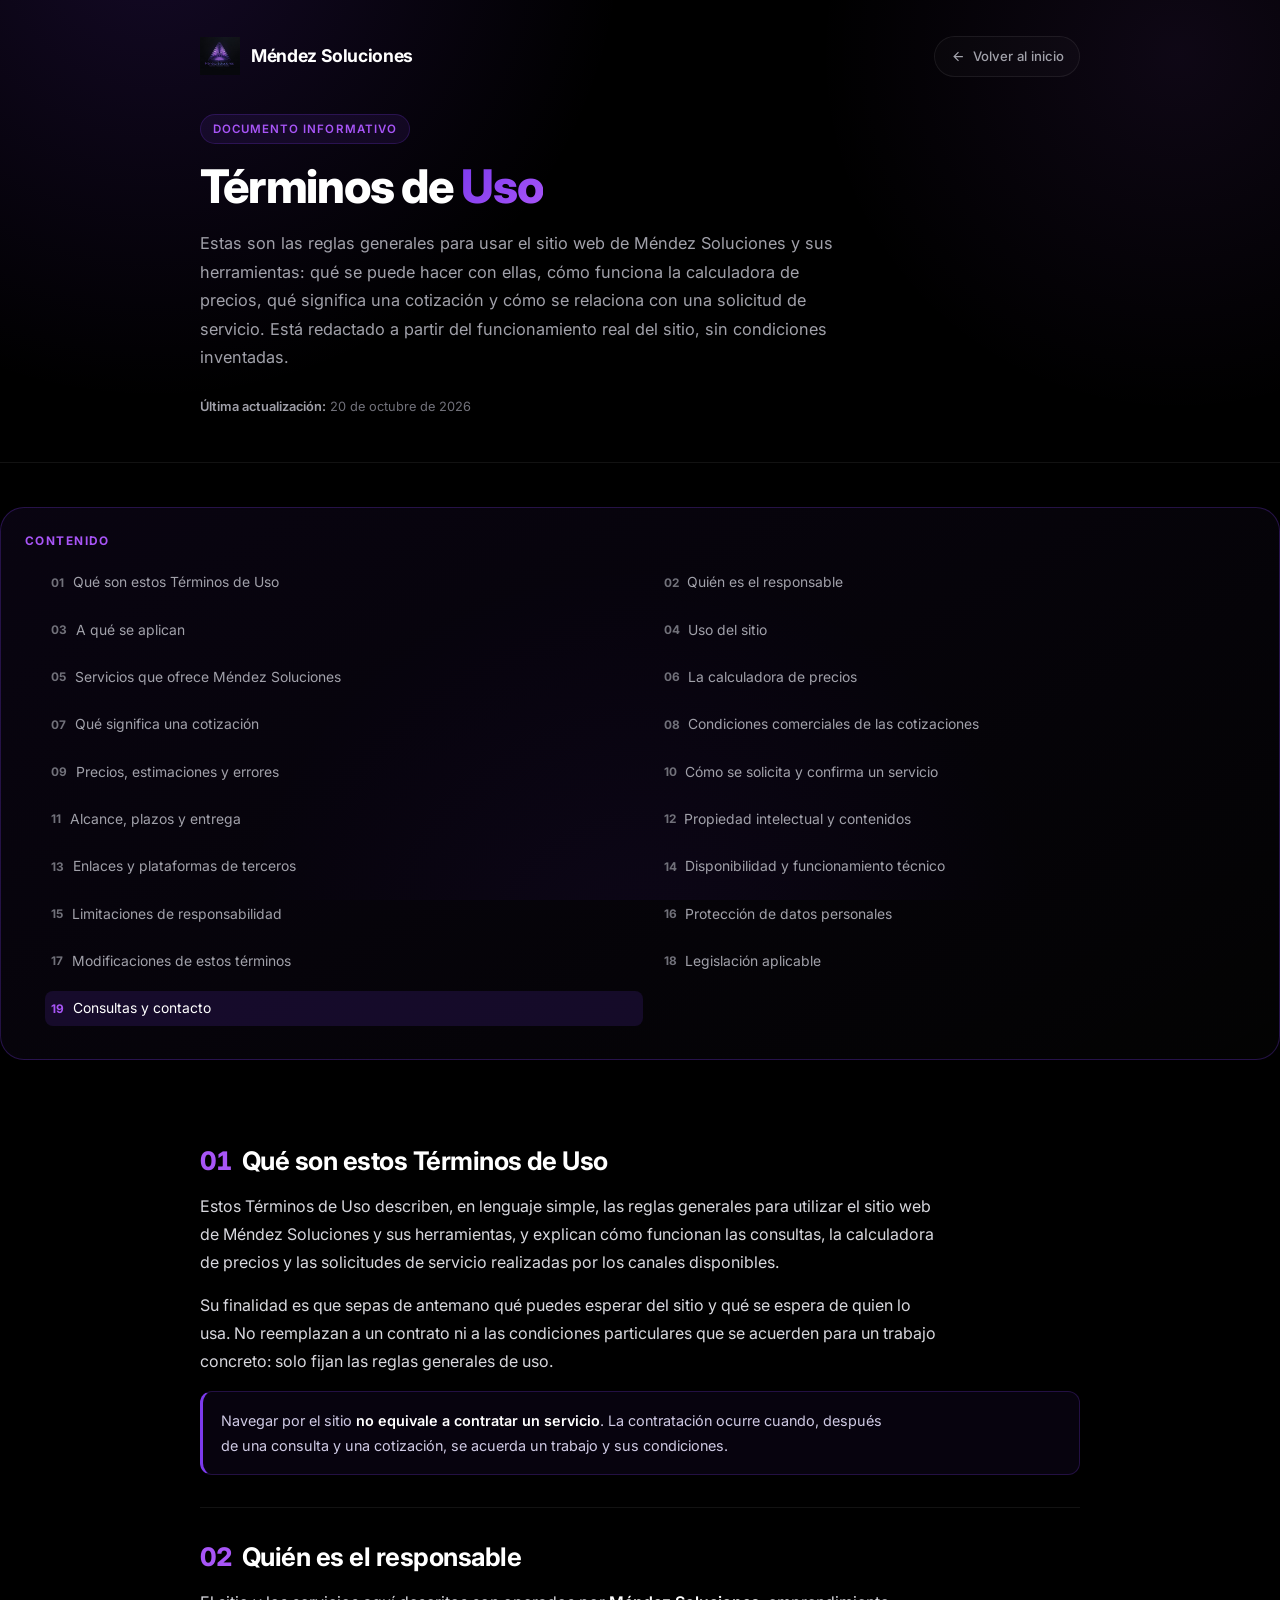
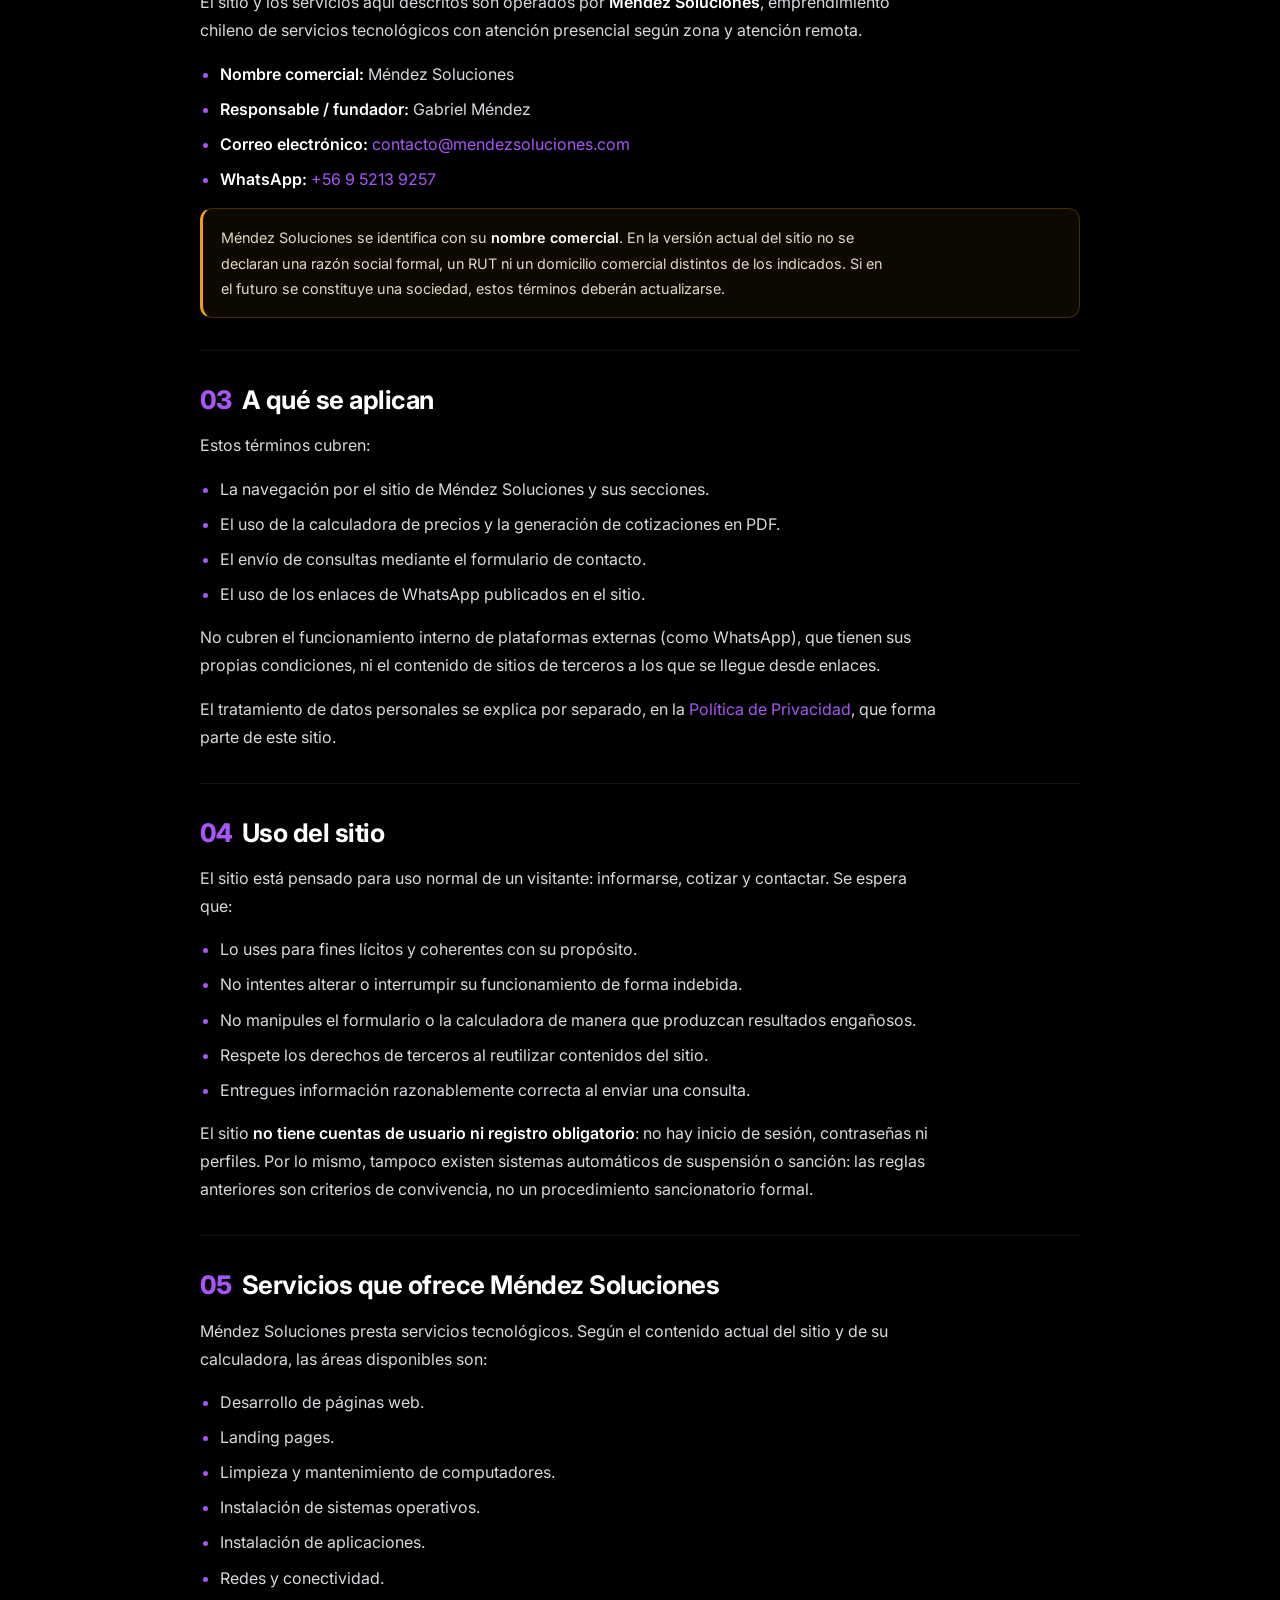
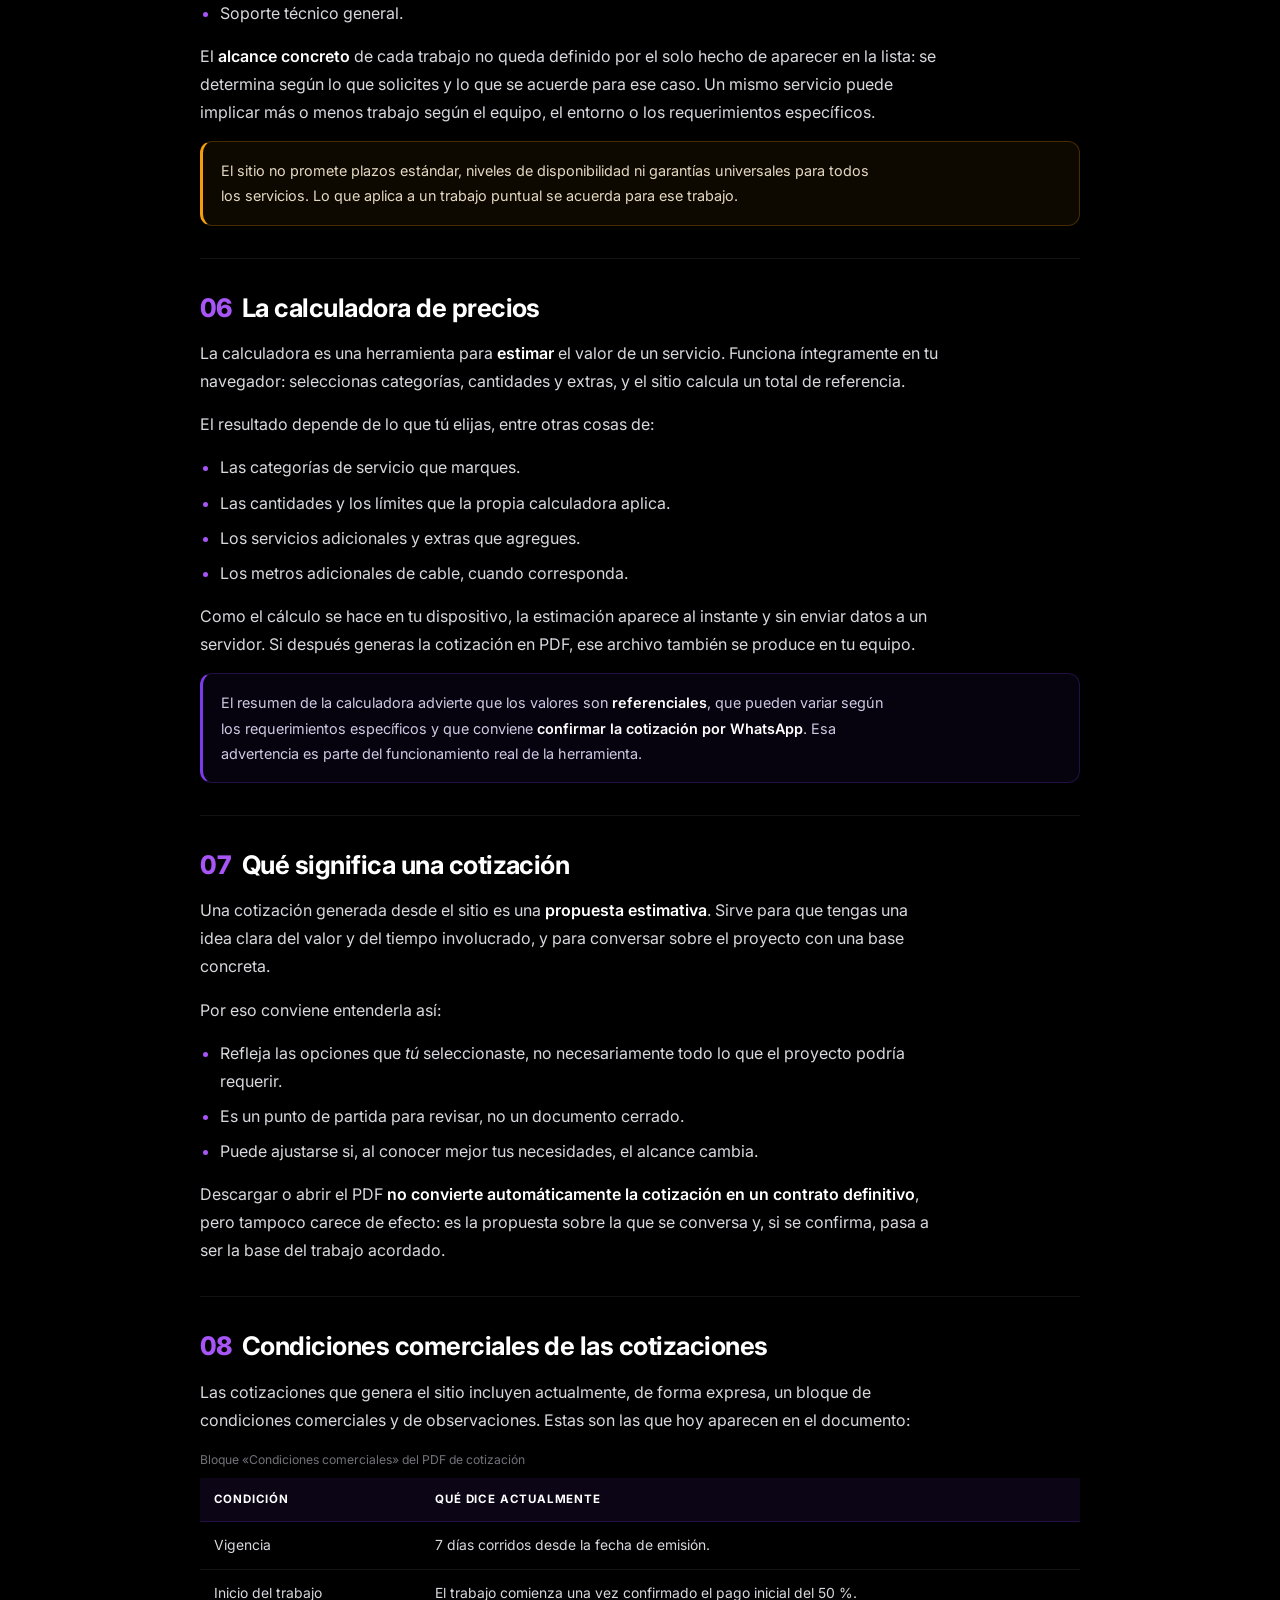
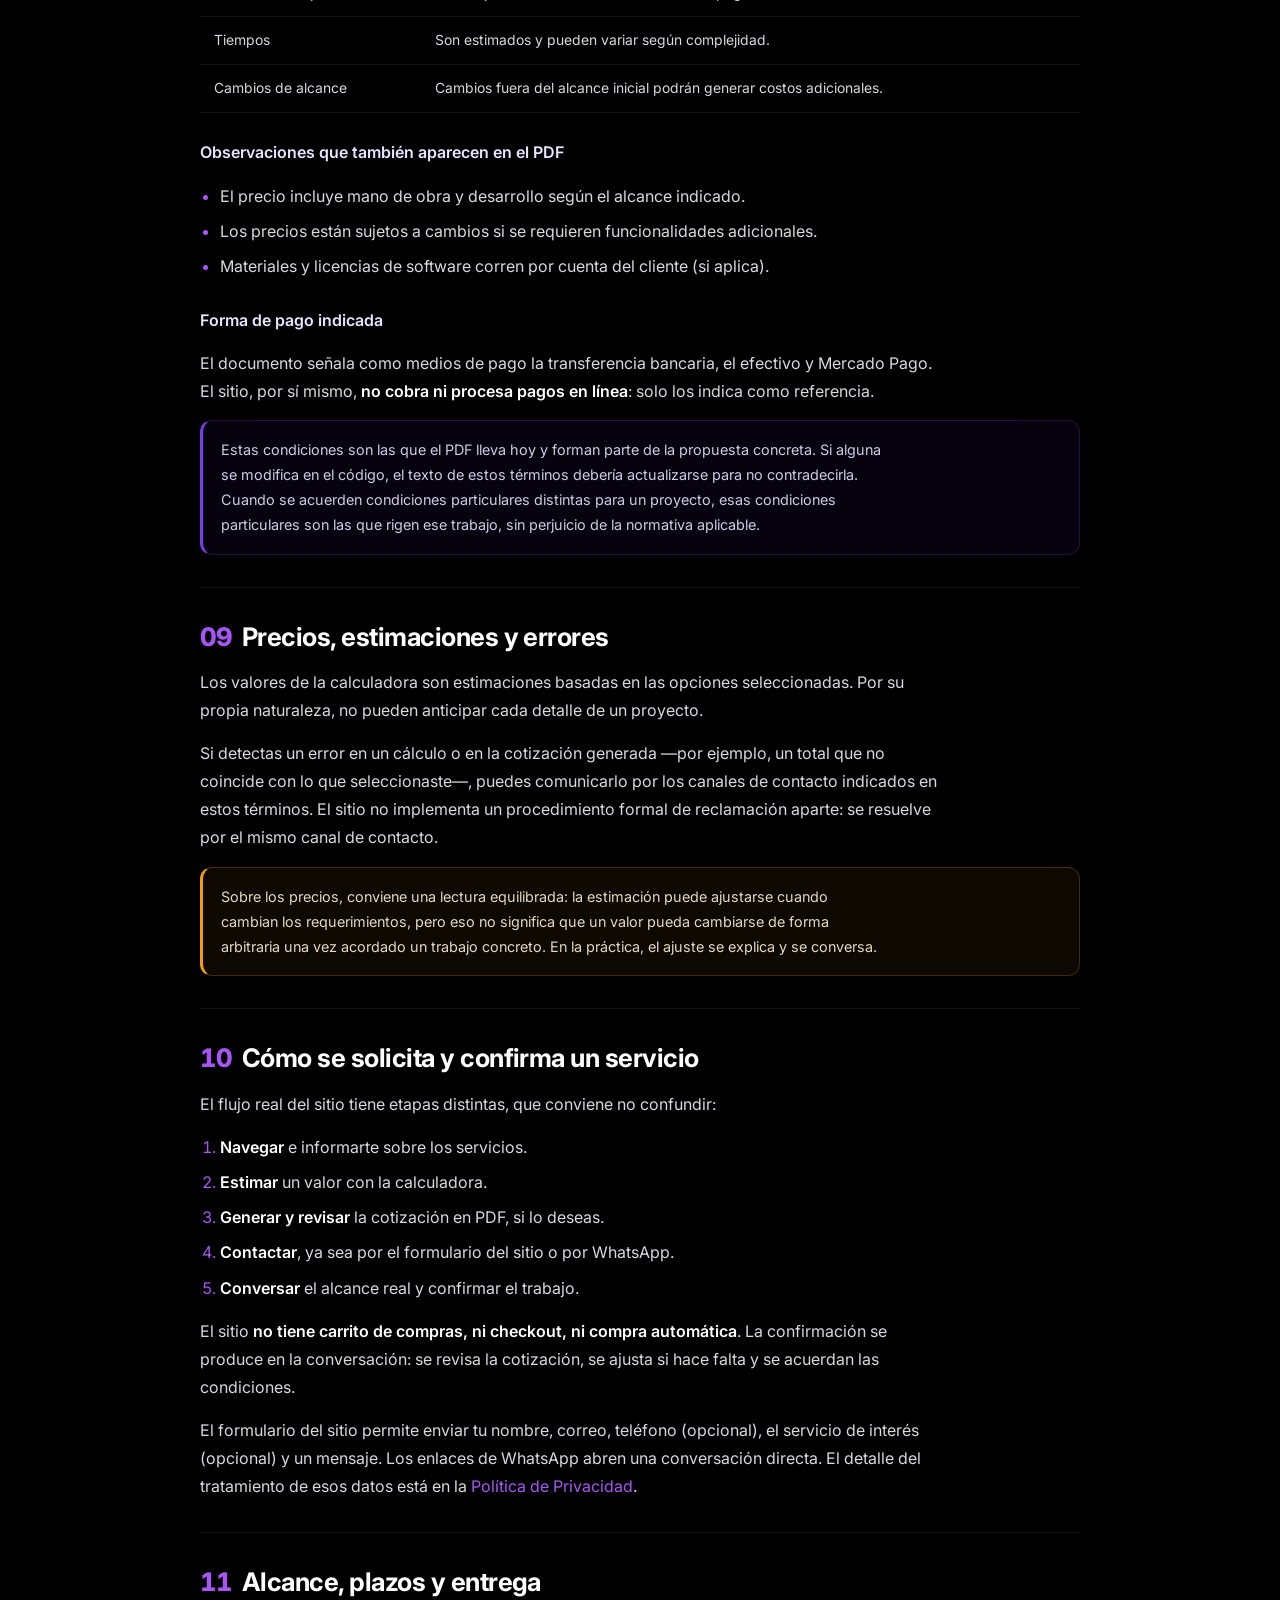
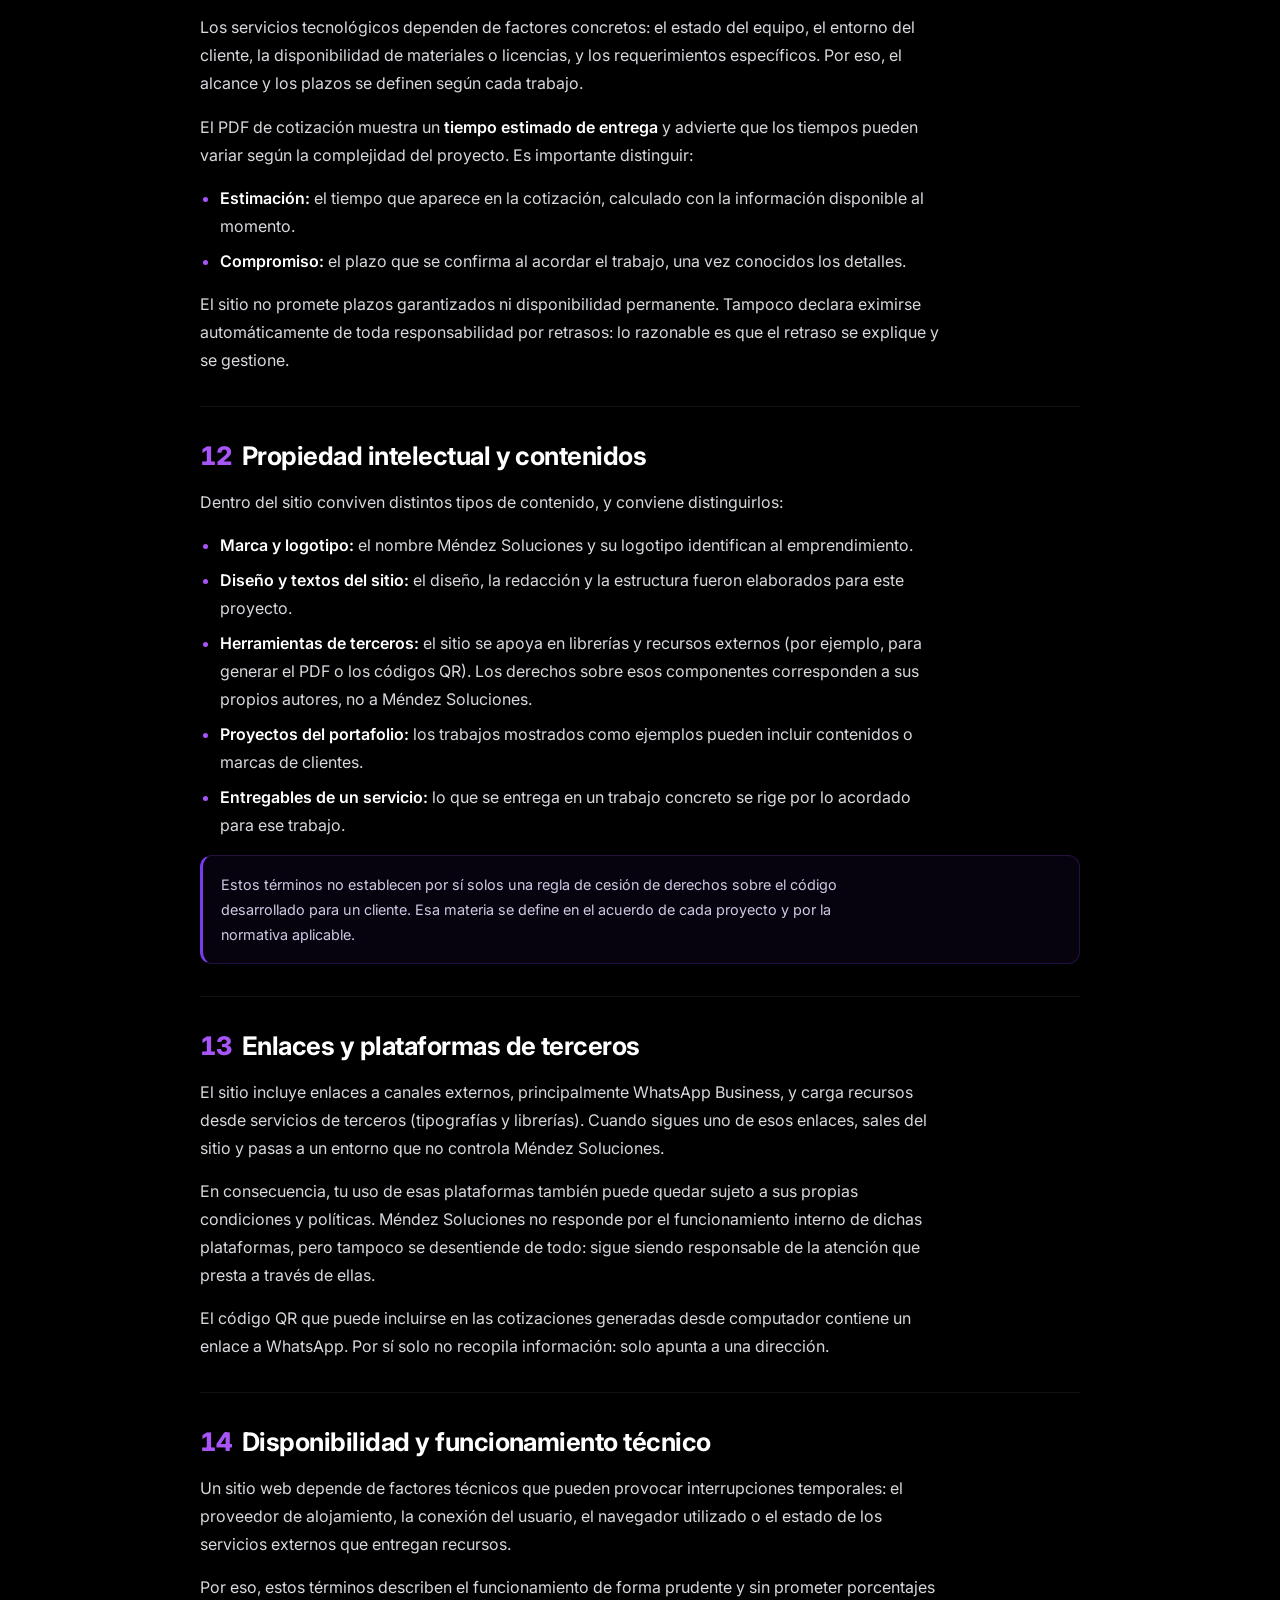
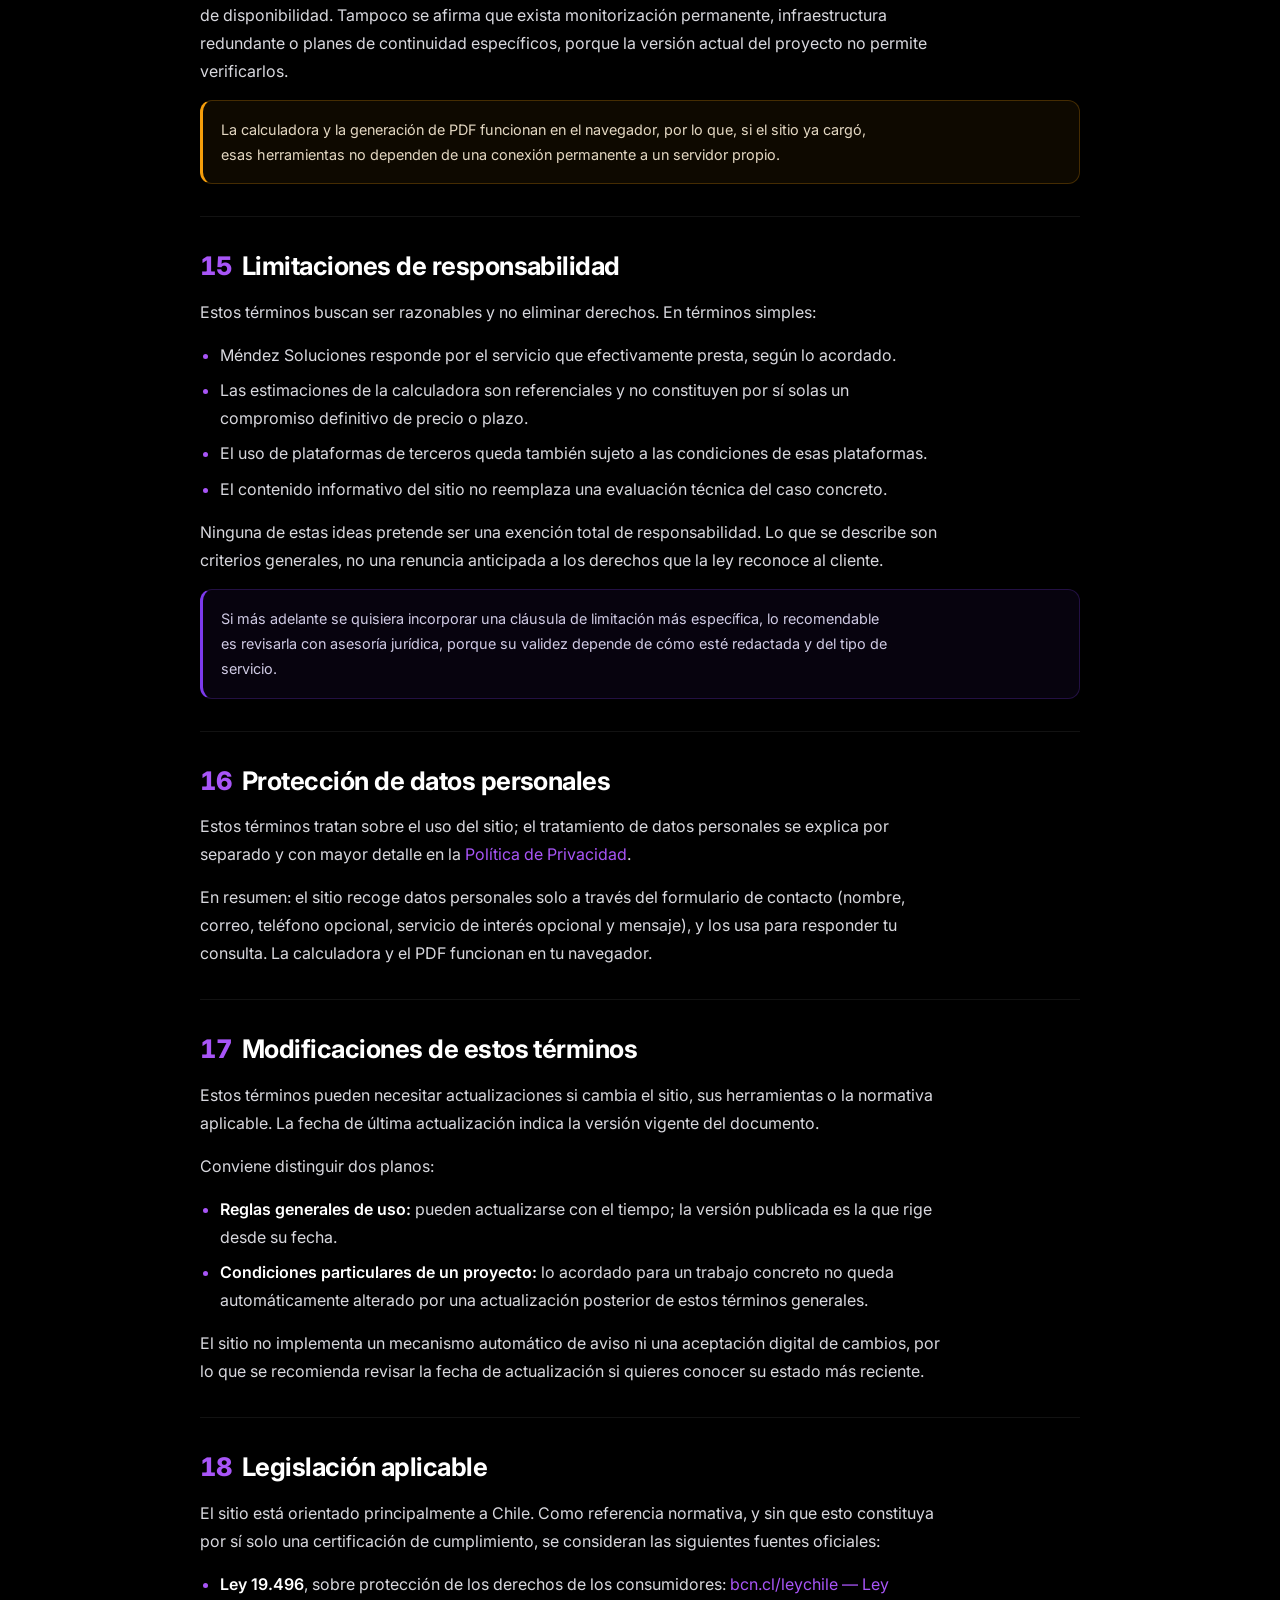
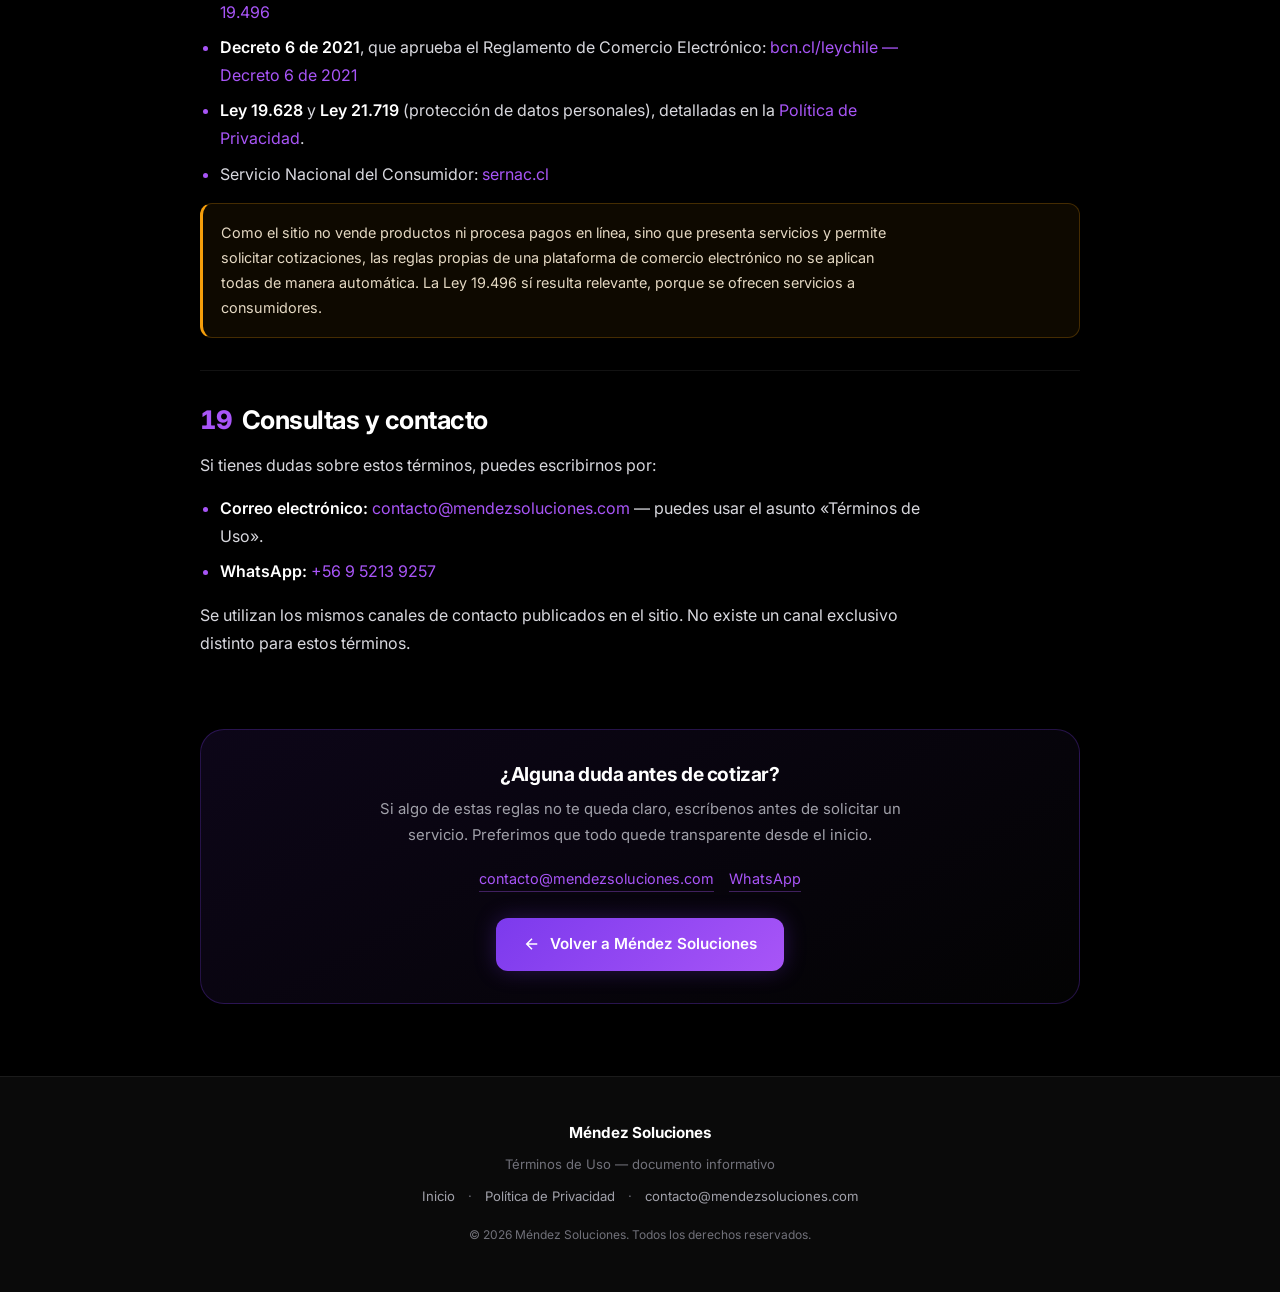
<file: terminos-uso.html>
<!DOCTYPE html>
<html lang="es">
<head>
<meta charset="UTF-8">
<meta name="viewport" content="width=device-width, initial-scale=1.0">
<title>Términos de Uso | Méndez Soluciones</title>
<meta name="description" content="Términos de Uso de Méndez Soluciones: reglas de utilización del sitio, funcionamiento de la calculadora, cotizaciones y condiciones generales de los servicios.">
<meta name="robots" content="index, follow">
<meta name="author" content="Méndez Soluciones">
<link rel="icon" type="image/png" href="image/logomio.png">

<link rel="preconnect" href="https://fonts.googleapis.com">
<link rel="preconnect" href="https://fonts.gstatic.com" crossorigin>
<link href="https://fonts.googleapis.com/css2?family=Inter:wght@300;400;500;600;700;800&display=swap" rel="stylesheet">

<style>
/* ============================================================
   MÉNDEZ SOLUCIONES — TÉRMINOS DE USO
   Identidad: negro + morado. Todo en un único archivo.
   ============================================================ */

:root{
  --color-bg:#000000;
  --color-bg-secondary:#0a0a0a;
  --color-surface:#1a1a1a;
  --color-primary:#7c3aed;
  --color-primary-light:#a855f7;
  --color-text:#ffffff;
  --color-text-secondary:#a1a1aa;
  --color-text-muted:#71717a;
  --color-border:rgba(255,255,255,.07);
  --color-border-strong:rgba(124,58,237,.28);
  --color-warn:#f59e0b;
  --gradient-primary:linear-gradient(135deg,#7c3aed 0%,#a855f7 100%);
  --radius-md:.5rem;
  --radius-lg:.75rem;
  --radius-xl:1rem;
  --radius-2xl:1.5rem;
  --radius-full:9999px;
  --maxw:920px;
  --font:'Inter',-apple-system,BlinkMacSystemFont,'Segoe UI',Roboto,Helvetica,Arial,sans-serif;
}

*,*::before,*::after{box-sizing:border-box;margin:0;padding:0}

html{scroll-behavior:smooth;-webkit-text-size-adjust:100%;font-size:16px}

body{
  font-family:var(--font);
  font-size:1rem;
  line-height:1.75;
  color:var(--color-text);
  background:var(--color-bg);
  -webkit-font-smoothing:antialiased;
  -moz-osx-font-smoothing:grayscale;
  overflow-x:hidden;
}

body::before{
  content:'';
  position:fixed;inset:0;z-index:-1;pointer-events:none;
  background:
    radial-gradient(760px circle at 12% -8%, rgba(124,58,237,.16), transparent 62%),
    radial-gradient(620px circle at 92% 6%, rgba(168,85,247,.085), transparent 58%),
    radial-gradient(700px circle at 50% 108%, rgba(124,58,237,.07), transparent 62%);
}

img{max-width:100%;display:block}

a{color:var(--color-primary-light);text-decoration:none;transition:color .18s ease}
a:hover{color:#c4b5fd;text-decoration:underline}

:focus-visible{outline:2px solid var(--color-primary-light);outline-offset:3px;border-radius:4px}

.skip-link{
  position:absolute;top:-120px;left:16px;z-index:999;
  background:var(--color-primary);color:#fff;
  padding:.65rem 1rem;border-radius:var(--radius-md);
  font-weight:600;font-size:.9rem;text-decoration:none;
}
.skip-link:focus{top:16px;color:#fff;text-decoration:none}

.wrap{width:100%;max-width:var(--maxw);margin:0 auto;padding:0 1.25rem}

/* ---------- Encabezado ---------- */
.site-header{position:relative;padding:2.25rem 0 2.75rem;border-bottom:1px solid var(--color-border)}
.header-top{
  display:flex;align-items:center;justify-content:space-between;
  gap:1rem;flex-wrap:wrap;margin-bottom:2.25rem;
}
.brand{display:inline-flex;align-items:center;gap:.7rem;color:#fff;text-decoration:none;font-weight:700}
.brand:hover{color:#fff;text-decoration:none;opacity:.9}
.brand img{height:38px;width:auto;object-fit:contain}
.brand span{font-size:1.1rem;letter-spacing:-.02em}

.back-top{
  display:inline-flex;align-items:center;gap:.45rem;
  font-size:.82rem;font-weight:500;
  color:var(--color-text-secondary);text-decoration:none;
  padding:.5rem .95rem;border-radius:var(--radius-full);
  border:1px solid var(--color-border);
  background:rgba(255,255,255,.02);
  transition:border-color .2s ease,color .2s ease,background .2s ease;
}
.back-top:hover{
  color:#fff;text-decoration:none;
  border-color:var(--color-border-strong);
  background:rgba(124,58,237,.07);
}
.back-top svg{width:15px;height:15px;flex-shrink:0}

.tag{
  display:inline-block;padding:.22rem .75rem;margin-bottom:1rem;
  border-radius:var(--radius-full);
  background:rgba(124,58,237,.1);
  border:1px solid rgba(124,58,237,.22);
  color:var(--color-primary-light);
  font-size:.72rem;font-weight:600;
  letter-spacing:.09em;text-transform:uppercase;
}

h1{
  font-size:clamp(1.9rem,5vw,2.9rem);
  font-weight:800;line-height:1.15;letter-spacing:-.03em;
  margin-bottom:1rem;
}
h1 .grad{
  background:var(--gradient-primary);
  -webkit-background-clip:text;background-clip:text;
  -webkit-text-fill-color:transparent;
}

.lead{font-size:1.02rem;color:var(--color-text-secondary);max-width:66ch}
.meta{margin-top:1.5rem;font-size:.8rem;color:var(--color-text-muted)}
.meta strong{color:var(--color-text-secondary);font-weight:600}

/* ---------- Índice ---------- */
.toc{
  margin:2.75rem 0 0;padding:1.6rem 1.5rem;
  background:linear-gradient(150deg,rgba(124,58,237,.07),rgba(255,255,255,.012));
  border:1px solid var(--color-border-strong);
  border-radius:var(--radius-2xl);
}
.toc h2{
  font-size:.74rem;font-weight:700;letter-spacing:.12em;
  text-transform:uppercase;color:var(--color-primary-light);
  margin-bottom:1rem;
}
.toc ol{
  list-style:none;counter-reset:toc;
  display:grid;grid-template-columns:repeat(2,minmax(0,1fr));
  gap:.35rem .9rem;
}
.toc li{counter-increment:toc;min-width:0}
.toc a{
  display:flex;gap:.55rem;font-size:.87rem;
  color:var(--color-text-secondary);
  padding:.32rem .4rem;border-radius:var(--radius-md);
  text-decoration:none;
  transition:color .16s ease,background .16s ease;
}
.toc a::before{
  content:counter(toc,decimal-leading-zero);
  color:var(--color-text-muted);font-size:.74rem;font-weight:700;
  flex-shrink:0;padding-top:.15rem;
}
.toc a:hover{color:#fff;background:rgba(124,58,237,.09);text-decoration:none}
.toc a.is-active{color:#fff;background:rgba(124,58,237,.14)}
.toc a.is-active::before{color:var(--color-primary-light)}

/* ---------- Contenido ---------- */
main{padding:3.25rem 0 1rem}

.doc-section{
  padding:2rem 0;
  border-bottom:1px solid var(--color-border);
  scroll-margin-top:1.5rem;
}
.doc-section:last-of-type{border-bottom:none}

h2{
  font-size:clamp(1.28rem,3vw,1.6rem);
  font-weight:700;letter-spacing:-.02em;line-height:1.3;
  margin-bottom:.35rem;scroll-margin-top:1.5rem;
}
h2 .num{display:inline-block;color:var(--color-primary-light);font-weight:800;margin-right:.55rem;font-variant-numeric:tabular-nums}
h3{font-size:1rem;font-weight:600;margin:1.6rem 0 .55rem;color:#e9e4ff}

.doc-section > p,
.doc-section > ul,
.doc-section > ol,
.doc-section > .table-scroll,
.doc-section > .callout{margin-top:.95rem}

p{color:#d8d8de;max-width:74ch}
p + p{margin-top:.85rem}
ul,ol{padding-left:1.25rem;color:#d8d8de}
li{margin-bottom:.45rem;max-width:72ch}
li::marker{color:var(--color-primary-light)}
strong{color:#fff;font-weight:600}
code{
  font-family:ui-monospace,SFMono-Regular,Menlo,Consolas,monospace;
  font-size:.86em;color:#c4b5fd;
  background:rgba(124,58,237,.1);
  padding:.1rem .35rem;border-radius:.3rem;
}

.callout{
  padding:1rem 1.15rem;border-radius:var(--radius-lg);
  border:1px solid rgba(124,58,237,.24);
  border-left:3px solid var(--color-primary);
  background:rgba(124,58,237,.06);
  font-size:.9rem;color:#cfcae4;
}
.callout p{color:inherit;font-size:inherit;margin:0}
.callout p + p{margin-top:.6rem}
.callout strong{color:#fff}

.callout--note{
  border-color:rgba(245,158,11,.24);
  border-left-color:var(--color-warn);
  background:rgba(245,158,11,.055);
  color:#e4d8c2;
}

.table-scroll{overflow-x:auto;-webkit-overflow-scrolling:touch}
table{width:100%;border-collapse:collapse;font-size:.87rem;min-width:520px}
caption{caption-side:top;text-align:left;font-size:.76rem;color:var(--color-text-muted);padding-bottom:.5rem}
th,td{text-align:left;padding:.7rem .85rem;border-bottom:1px solid var(--color-border);vertical-align:top;color:#d8d8de}
thead th{
  color:#fff;font-size:.72rem;font-weight:700;
  letter-spacing:.07em;text-transform:uppercase;
  background:rgba(124,58,237,.09);
  border-bottom:1px solid var(--color-border-strong);
}
tbody tr:hover td{background:rgba(255,255,255,.014)}

.chip{
  display:inline-block;padding:.15rem .6rem;border-radius:var(--radius-full);
  font-size:.72rem;font-weight:600;
  background:rgba(124,58,237,.12);
  border:1px solid rgba(124,58,237,.22);
  color:#c4b5fd;margin:.15rem .25rem .15rem 0;white-space:nowrap;
}

/* ---------- Cierre ---------- */
.closing{
  margin:2.5rem 0 0;padding:2rem 1.75rem;text-align:center;
  border-radius:var(--radius-2xl);
  border:1px solid var(--color-border-strong);
  background:linear-gradient(150deg,rgba(124,58,237,.1),rgba(255,255,255,.012));
}
.closing h2{font-size:1.2rem;margin-bottom:.6rem}
.closing p{margin:0 auto .4rem;max-width:60ch;font-size:.93rem;color:var(--color-text-secondary)}
.closing .contact-lines{
  margin:1.1rem 0 1.6rem;font-size:.9rem;
  display:flex;flex-wrap:wrap;gap:.4rem .9rem;justify-content:center;
}
.closing .contact-lines a{border-bottom:1px solid rgba(168,85,247,.35)}

.btn-back{
  display:inline-flex;align-items:center;justify-content:center;gap:.55rem;
  padding:.85rem 1.7rem;border-radius:var(--radius-lg);
  background:var(--gradient-primary);color:#fff;
  font-weight:600;font-size:.95rem;text-decoration:none;
  box-shadow:0 0 22px rgba(124,58,237,.28);
  transition:transform .2s ease,box-shadow .2s ease;
}
.btn-back:hover{
  color:#fff;text-decoration:none;
  transform:translateY(-2px);
  box-shadow:0 0 34px rgba(124,58,237,.42);
}
.btn-back svg{width:18px;height:18px;flex-shrink:0}

/* ---------- Pie ---------- */
.site-footer{
  margin-top:3.5rem;padding:2.25rem 0 2.5rem;
  border-top:1px solid var(--color-border);
  background:var(--color-bg-secondary);
  font-size:.82rem;color:var(--color-text-muted);text-align:center;
}
.site-footer .fbrand{color:#fff;font-weight:700;font-size:.95rem;letter-spacing:-.01em}
.site-footer p{margin:.4rem auto;max-width:60ch;color:var(--color-text-muted);font-size:.82rem}
.site-footer a{color:var(--color-text-secondary)}
.site-footer a:hover{color:var(--color-primary-light)}
.footer-links{display:flex;flex-wrap:wrap;gap:.35rem .8rem;justify-content:center;margin-top:.6rem}
.footer-copy{margin-top:1rem !important;font-size:.75rem !important}

/* ---------- Responsive ---------- */
@media (max-width:760px){
  .toc ol{grid-template-columns:1fr}
  .toc{padding:1.3rem 1.15rem}
  .header-top{margin-bottom:1.75rem}
  .brand img{height:32px}
  .brand span{font-size:1rem}
  .doc-section{padding:1.7rem 0}
  .closing{padding:1.6rem 1.15rem}
}
@media (max-width:480px){
  .wrap{padding:0 1rem}
  body{font-size:.96rem}
  .lead{font-size:.96rem}
  .back-top span.lbl{display:none}
  .table-scroll{margin:0 -1rem;padding:0 1rem}
}

/* ---------- Movimiento reducido ---------- */
@media (prefers-reduced-motion:reduce){
  html{scroll-behavior:auto}
  *,*::before,*::after{transition:none !important;animation:none !important}
  .btn-back:hover{transform:none}
}

/* ---------- Impresión ---------- */
@media print{
  body{background:#fff;color:#111}
  body::before{display:none}
  .site-header,.doc-section{border-color:#ddd}
  h1,h2,h3,strong{color:#111}
  p,li,td,th{color:#222}
  .tag,.chip,.toc{background:#f4f2ff}
  .btn-back,.back-top{box-shadow:none;background:#7c3aed}
  a{color:#5b21b6}
  .doc-section{page-break-inside:avoid}
}
</style>
</head>

<body>

<a class="skip-link" href="#contenido">Saltar al contenido principal</a>

<!-- ================= ENCABEZADO ================= -->
<header class="site-header">
  <div class="wrap">
    <div class="header-top">
      <a class="brand" href="./index.html" aria-label="Méndez Soluciones — Volver al inicio">
        <img src="image/logomio.png" alt="Logo Méndez Soluciones" onerror="this.style.display='none'">
        <span>Méndez Soluciones</span>
      </a>
      <a class="back-top" href="./index.html">
        <svg viewBox="0 0 24 24" fill="none" stroke="currentColor" stroke-width="2" aria-hidden="true">
          <path d="M19 12H5M12 19l-7-7 7-7"/>
        </svg>
        <span class="lbl">Volver al inicio</span>
      </a>
    </div>

    <span class="tag">Documento informativo</span>
    <h1>Términos de <span class="grad">Uso</span></h1>
    <p class="lead">
      Estas son las reglas generales para usar el sitio web de Méndez Soluciones y sus
      herramientas: qué se puede hacer con ellas, cómo funciona la calculadora de precios,
      qué significa una cotización y cómo se relaciona con una solicitud de servicio.
      Está redactado a partir del funcionamiento real del sitio, sin condiciones inventadas.
    </p>
    <p class="meta"><strong>Última actualización:</strong> 20 de octubre de 2026</p>
  </div>
</header>

<!-- ================= ÍNDICE ================= -->
<nav class="toc" aria-label="Índice de los Términos de Uso">
  <h2>Contenido</h2>
  <ol>
    <li><a href="#que-son">Qué son estos Términos de Uso</a></li>
    <li><a href="#responsable">Quién es el responsable</a></li>
    <li><a href="#ambito">A qué se aplican</a></li>
    <li><a href="#uso">Uso del sitio</a></li>
    <li><a href="#servicios">Servicios que ofrece Méndez Soluciones</a></li>
    <li><a href="#calculadora">La calculadora de precios</a></li>
    <li><a href="#cotizaciones">Qué significa una cotización</a></li>
    <li><a href="#condiciones">Condiciones comerciales de las cotizaciones</a></li>
    <li><a href="#precios">Precios, estimaciones y errores</a></li>
    <li><a href="#solicitud">Cómo se solicita y confirma un servicio</a></li>
    <li><a href="#alcance">Alcance, plazos y entrega</a></li>
    <li><a href="#propiedad">Propiedad intelectual y contenidos</a></li>
    <li><a href="#terceros">Enlaces y plataformas de terceros</a></li>
    <li><a href="#disponibilidad">Disponibilidad y funcionamiento técnico</a></li>
    <li><a href="#responsabilidad">Limitaciones de responsabilidad</a></li>
    <li><a href="#datos">Protección de datos personales</a></li>
    <li><a href="#cambios">Modificaciones de estos términos</a></li>
    <li><a href="#legislacion">Legislación aplicable</a></li>
    <li><a href="#contacto">Consultas y contacto</a></li>
  </ol>
</nav>

<main id="contenido">
  <div class="wrap">

    <!-- 1 -->
    <section class="doc-section" id="que-son">
      <h2><span class="num">01</span>Qué son estos Términos de Uso</h2>
      <p>
        Estos Términos de Uso describen, en lenguaje simple, las reglas generales para utilizar
        el sitio web de Méndez Soluciones y sus herramientas, y explican cómo funcionan las
        consultas, la calculadora de precios y las solicitudes de servicio realizadas por los
        canales disponibles.
      </p>
      <p>
        Su finalidad es que sepas de antemano qué puedes esperar del sitio y qué se espera de
        quien lo usa. No reemplazan a un contrato ni a las condiciones particulares que se
        acuerden para un trabajo concreto: solo fijan las reglas generales de uso.
      </p>
      <div class="callout">
        <p>
          Navegar por el sitio <strong>no equivale a contratar un servicio</strong>. La
          contratación ocurre cuando, después de una consulta y una cotización, se acuerda un
          trabajo y sus condiciones.
        </p>
      </div>
    </section>

    <!-- 2 -->
    <section class="doc-section" id="responsable">
      <h2><span class="num">02</span>Quién es el responsable</h2>
      <p>
        El sitio y los servicios aquí descritos son operados por <strong>Méndez Soluciones</strong>,
        emprendimiento chileno de servicios tecnológicos con atención presencial según zona y
        atención remota.
      </p>
      <ul>
        <li><strong>Nombre comercial:</strong> Méndez Soluciones</li>
        <li><strong>Responsable / fundador:</strong> Gabriel Méndez</li>
        <li><strong>Correo electrónico:</strong>
          <a href="mailto:contacto@mendezsoluciones.com">contacto@mendezsoluciones.com</a></li>
        <li><strong>WhatsApp:</strong>
          <a href="https://wa.me/56952139257" target="_blank" rel="noopener noreferrer">+56 9 5213 9257</a></li>
      </ul>
      <div class="callout callout--note">
        <p>
          Méndez Soluciones se identifica con su <strong>nombre comercial</strong>. En la versión
          actual del sitio no se declaran una razón social formal, un RUT ni un domicilio
          comercial distintos de los indicados. Si en el futuro se constituye una sociedad, estos
          términos deberán actualizarse.
        </p>
      </div>
    </section>

    <!-- 3 -->
    <section class="doc-section" id="ambito">
      <h2><span class="num">03</span>A qué se aplican</h2>
      <p>Estos términos cubren:</p>
      <ul>
        <li>La navegación por el sitio de Méndez Soluciones y sus secciones.</li>
        <li>El uso de la calculadora de precios y la generación de cotizaciones en PDF.</li>
        <li>El envío de consultas mediante el formulario de contacto.</li>
        <li>El uso de los enlaces de WhatsApp publicados en el sitio.</li>
      </ul>
      <p>
        No cubren el funcionamiento interno de plataformas externas (como WhatsApp), que tienen
        sus propias condiciones, ni el contenido de sitios de terceros a los que se llegue desde
        enlaces.
      </p>
      <p>
        El tratamiento de datos personales se explica por separado, en la
        <a href="politica-privacidad.html">Política de Privacidad</a>, que forma parte de este sitio.
      </p>
    </section>

    <!-- 4 -->
    <section class="doc-section" id="uso">
      <h2><span class="num">04</span>Uso del sitio</h2>
      <p>El sitio está pensado para uso normal de un visitante: informarse, cotizar y contactar. Se espera que:</p>
      <ul>
        <li>Lo uses para fines lícitos y coherentes con su propósito.</li>
        <li>No intentes alterar o interrumpir su funcionamiento de forma indebida.</li>
        <li>No manipules el formulario o la calculadora de manera que produzcan resultados engañosos.</li>
        <li>Respete los derechos de terceros al reutilizar contenidos del sitio.</li>
        <li>Entregues información razonablemente correcta al enviar una consulta.</li>
      </ul>
      <p>
        El sitio <strong>no tiene cuentas de usuario ni registro obligatorio</strong>: no hay inicio
        de sesión, contraseñas ni perfiles. Por lo mismo, tampoco existen sistemas automáticos de
        suspensión o sanción: las reglas anteriores son criterios de convivencia, no un
        procedimiento sancionatorio formal.
      </p>
    </section>

    <!-- 5 -->
    <section class="doc-section" id="servicios">
      <h2><span class="num">05</span>Servicios que ofrece Méndez Soluciones</h2>
      <p>
        Méndez Soluciones presta servicios tecnológicos. Según el contenido actual del sitio y de
        su calculadora, las áreas disponibles son:
      </p>
      <ul>
        <li>Desarrollo de páginas web.</li>
        <li>Landing pages.</li>
        <li>Limpieza y mantenimiento de computadores.</li>
        <li>Instalación de sistemas operativos.</li>
        <li>Instalación de aplicaciones.</li>
        <li>Redes y conectividad.</li>
        <li>Soporte técnico general.</li>
      </ul>
      <p>
        El <strong>alcance concreto</strong> de cada trabajo no queda definido por el solo hecho de
        aparecer en la lista: se determina según lo que solicites y lo que se acuerde para ese
        caso. Un mismo servicio puede implicar más o menos trabajo según el equipo, el entorno o
        los requerimientos específicos.
      </p>
      <div class="callout callout--note">
        <p>
          El sitio no promete plazos estándar, niveles de disponibilidad ni garantías universales
          para todos los servicios. Lo que aplica a un trabajo puntual se acuerda para ese trabajo.
        </p>
      </div>
    </section>

    <!-- 6 -->
    <section class="doc-section" id="calculadora">
      <h2><span class="num">06</span>La calculadora de precios</h2>
      <p>
        La calculadora es una herramienta para <strong>estimar</strong> el valor de un servicio.
        Funciona íntegramente en tu navegador: seleccionas categorías, cantidades y extras, y el
        sitio calcula un total de referencia.
      </p>
      <p>El resultado depende de lo que tú elijas, entre otras cosas de:</p>
      <ul>
        <li>Las categorías de servicio que marques.</li>
        <li>Las cantidades y los límites que la propia calculadora aplica.</li>
        <li>Los servicios adicionales y extras que agregues.</li>
        <li>Los metros adicionales de cable, cuando corresponda.</li>
      </ul>
      <p>
        Como el cálculo se hace en tu dispositivo, la estimación aparece al instante y sin
        enviar datos a un servidor. Si después generas la cotización en PDF, ese archivo también
        se produce en tu equipo.
      </p>
      <div class="callout">
        <p>
          El resumen de la calculadora advierte que los valores son <strong>referenciales</strong>,
          que pueden variar según los requerimientos específicos y que conviene
          <strong>confirmar la cotización por WhatsApp</strong>. Esa advertencia es parte del
          funcionamiento real de la herramienta.
        </p>
      </div>
    </section>

    <!-- 7 -->
    <section class="doc-section" id="cotizaciones">
      <h2><span class="num">07</span>Qué significa una cotización</h2>
      <p>
        Una cotización generada desde el sitio es una <strong>propuesta estimativa</strong>. Sirve
        para que tengas una idea clara del valor y del tiempo involucrado, y para conversar sobre
        el proyecto con una base concreta.
      </p>
      <p>Por eso conviene entenderla así:</p>
      <ul>
        <li>Refleja las opciones que <em>tú</em> seleccionaste, no necesariamente todo lo que el
          proyecto podría requerir.</li>
        <li>Es un punto de partida para revisar, no un documento cerrado.</li>
        <li>Puede ajustarse si, al conocer mejor tus necesidades, el alcance cambia.</li>
      </ul>
      <p>
        Descargar o abrir el PDF <strong>no convierte automáticamente la cotización en un
        contrato definitivo</strong>, pero tampoco carece de efecto: es la propuesta sobre la que se
        conversa y, si se confirma, pasa a ser la base del trabajo acordado.
      </p>
    </section>

    <!-- 8 -->
    <section class="doc-section" id="condiciones">
      <h2><span class="num">08</span>Condiciones comerciales de las cotizaciones</h2>
      <p>
        Las cotizaciones que genera el sitio incluyen actualmente, de forma expresa, un bloque de
        condiciones comerciales y de observaciones. Estas son las que hoy aparecen en el documento:
      </p>

      <div class="table-scroll">
        <table>
          <caption>Bloque «Condiciones comerciales» del PDF de cotización</caption>
          <thead>
            <tr>
              <th scope="col">Condición</th>
              <th scope="col">Qué dice actualmente</th>
            </tr>
          </thead>
          <tbody>
            <tr>
              <td>Vigencia</td>
              <td>7 días corridos desde la fecha de emisión.</td>
            </tr>
            <tr>
              <td>Inicio del trabajo</td>
              <td>El trabajo comienza una vez confirmado el pago inicial del 50 %.</td>
            </tr>
            <tr>
              <td>Tiempos</td>
              <td>Son estimados y pueden variar según complejidad.</td>
            </tr>
            <tr>
              <td>Cambios de alcance</td>
              <td>Cambios fuera del alcance inicial podrán generar costos adicionales.</td>
            </tr>
          </tbody>
        </table>
      </div>

      <h3>Observaciones que también aparecen en el PDF</h3>
      <ul>
        <li>El precio incluye mano de obra y desarrollo según el alcance indicado.</li>
        <li>Los precios están sujetos a cambios si se requieren funcionalidades adicionales.</li>
        <li>Materiales y licencias de software corren por cuenta del cliente (si aplica).</li>
      </ul>

      <h3>Forma de pago indicada</h3>
      <p>
        El documento señala como medios de pago la transferencia bancaria, el efectivo y
        Mercado Pago. El sitio, por sí mismo, <strong>no cobra ni procesa pagos en línea</strong>:
        solo los indica como referencia.
      </p>

      <div class="callout">
        <p>
          Estas condiciones son las que el PDF lleva hoy y forman parte de la propuesta concreta.
          Si alguna se modifica en el código, el texto de estos términos debería actualizarse para
          no contradecirla. Cuando se acuerden condiciones particulares distintas para un proyecto,
          esas condiciones particulares son las que rigen ese trabajo, sin perjuicio de la
          normativa aplicable.
        </p>
      </div>
    </section>

    <!-- 9 -->
    <section class="doc-section" id="precios">
      <h2><span class="num">09</span>Precios, estimaciones y errores</h2>
      <p>
        Los valores de la calculadora son estimaciones basadas en las opciones seleccionadas. Por
        su propia naturaleza, no pueden anticipar cada detalle de un proyecto.
      </p>
      <p>
        Si detectas un error en un cálculo o en la cotización generada —por ejemplo, un total que
        no coincide con lo que seleccionaste—, puedes comunicarlo por los canales de contacto
        indicados en estos términos. El sitio no implementa un procedimiento formal de reclamación
        aparte: se resuelve por el mismo canal de contacto.
      </p>
      <div class="callout callout--note">
        <p>
          Sobre los precios, conviene una lectura equilibrada: la estimación puede ajustarse
          cuando cambian los requerimientos, pero eso no significa que un valor pueda cambiarse
          de forma arbitraria una vez acordado un trabajo concreto. En la práctica, el ajuste se
          explica y se conversa.
        </p>
      </div>
    </section>

    <!-- 10 -->
    <section class="doc-section" id="solicitud">
      <h2><span class="num">10</span>Cómo se solicita y confirma un servicio</h2>
      <p>El flujo real del sitio tiene etapas distintas, que conviene no confundir:</p>
      <ol>
        <li><strong>Navegar</strong> e informarte sobre los servicios.</li>
        <li><strong>Estimar</strong> un valor con la calculadora.</li>
        <li><strong>Generar y revisar</strong> la cotización en PDF, si lo deseas.</li>
        <li><strong>Contactar</strong>, ya sea por el formulario del sitio o por WhatsApp.</li>
        <li><strong>Conversar</strong> el alcance real y confirmar el trabajo.</li>
      </ol>
      <p>
        El sitio <strong>no tiene carrito de compras, ni checkout, ni compra automática</strong>. La
        confirmación se produce en la conversación: se revisa la cotización, se ajusta si hace
        falta y se acuerdan las condiciones.
      </p>
      <p>
        El formulario del sitio permite enviar tu nombre, correo, teléfono (opcional), el servicio
        de interés (opcional) y un mensaje. Los enlaces de WhatsApp abren una conversación directa.
        El detalle del tratamiento de esos datos está en la
        <a href="politica-privacidad.html">Política de Privacidad</a>.
      </p>
    </section>

    <!-- 11 -->
    <section class="doc-section" id="alcance">
      <h2><span class="num">11</span>Alcance, plazos y entrega</h2>
      <p>
        Los servicios tecnológicos dependen de factores concretos: el estado del equipo, el entorno
        del cliente, la disponibilidad de materiales o licencias, y los requerimientos específicos.
        Por eso, el alcance y los plazos se definen según cada trabajo.
      </p>
      <p>
        El PDF de cotización muestra un <strong>tiempo estimado de entrega</strong> y advierte que
        los tiempos pueden variar según la complejidad del proyecto. Es importante distinguir:
      </p>
      <ul>
        <li><strong>Estimación:</strong> el tiempo que aparece en la cotización, calculado con la
          información disponible al momento.</li>
        <li><strong>Compromiso:</strong> el plazo que se confirma al acordar el trabajo, una vez
          conocidos los detalles.</li>
      </ul>
      <p>
        El sitio no promete plazos garantizados ni disponibilidad permanente. Tampoco declara
        eximirse automáticamente de toda responsabilidad por retrasos: lo razonable es que el
        retraso se explique y se gestione.
      </p>
    </section>

    <!-- 12 -->
    <section class="doc-section" id="propiedad">
      <h2><span class="num">12</span>Propiedad intelectual y contenidos</h2>
      <p>Dentro del sitio conviven distintos tipos de contenido, y conviene distinguirlos:</p>
      <ul>
        <li><strong>Marca y logotipo:</strong> el nombre Méndez Soluciones y su logotipo identifican
          al emprendimiento.</li>
        <li><strong>Diseño y textos del sitio:</strong> el diseño, la redacción y la estructura
          fueron elaborados para este proyecto.</li>
        <li><strong>Herramientas de terceros:</strong> el sitio se apoya en librerías y recursos
          externos (por ejemplo, para generar el PDF o los códigos QR). Los derechos sobre esos
          componentes corresponden a sus propios autores, no a Méndez Soluciones.</li>
        <li><strong>Proyectos del portafolio:</strong> los trabajos mostrados como ejemplos pueden
          incluir contenidos o marcas de clientes.</li>
        <li><strong>Entregables de un servicio:</strong> lo que se entrega en un trabajo concreto
          se rige por lo acordado para ese trabajo.</li>
      </ul>
      <div class="callout">
        <p>
          Estos términos no establecen por sí solos una regla de cesión de derechos sobre el
          código desarrollado para un cliente. Esa materia se define en el acuerdo de cada
          proyecto y por la normativa aplicable.
        </p>
      </div>
    </section>

    <!-- 13 -->
    <section class="doc-section" id="terceros">
      <h2><span class="num">13</span>Enlaces y plataformas de terceros</h2>
      <p>
        El sitio incluye enlaces a canales externos, principalmente WhatsApp Business, y carga
        recursos desde servicios de terceros (tipografías y librerías). Cuando sigues uno de esos
        enlaces, sales del sitio y pasas a un entorno que no controla Méndez Soluciones.
      </p>
      <p>
        En consecuencia, tu uso de esas plataformas también puede quedar sujeto a sus propias
        condiciones y políticas. Méndez Soluciones no responde por el funcionamiento interno de
        dichas plataformas, pero tampoco se desentiende de todo: sigue siendo responsable de la
        atención que presta a través de ellas.
      </p>
      <p>
        El código QR que puede incluirse en las cotizaciones generadas desde computador contiene
        un enlace a WhatsApp. Por sí solo no recopila información: solo apunta a una dirección.
      </p>
    </section>

    <!-- 14 -->
    <section class="doc-section" id="disponibilidad">
      <h2><span class="num">14</span>Disponibilidad y funcionamiento técnico</h2>
      <p>
        Un sitio web depende de factores técnicos que pueden provocar interrupciones temporales:
        el proveedor de alojamiento, la conexión del usuario, el navegador utilizado o el estado
        de los servicios externos que entregan recursos.
      </p>
      <p>
        Por eso, estos términos describen el funcionamiento de forma prudente y sin prometer
        porcentajes de disponibilidad. Tampoco se afirma que exista monitorización permanente,
        infraestructura redundante o planes de continuidad específicos, porque la versión actual
        del proyecto no permite verificarlos.
      </p>
      <div class="callout callout--note">
        <p>
          La calculadora y la generación de PDF funcionan en el navegador, por lo que, si el sitio
          ya cargó, esas herramientas no dependen de una conexión permanente a un servidor propio.
        </p>
      </div>
    </section>

    <!-- 15 -->
    <section class="doc-section" id="responsabilidad">
      <h2><span class="num">15</span>Limitaciones de responsabilidad</h2>
      <p>
        Estos términos buscan ser razonables y no eliminar derechos. En términos simples:
      </p>
      <ul>
        <li>Méndez Soluciones responde por el servicio que efectivamente presta, según lo acordado.</li>
        <li>Las estimaciones de la calculadora son referenciales y no constituyen por sí solas un
          compromiso definitivo de precio o plazo.</li>
        <li>El uso de plataformas de terceros queda también sujeto a las condiciones de esas
          plataformas.</li>
        <li>El contenido informativo del sitio no reemplaza una evaluación técnica del caso concreto.</li>
      </ul>
      <p>
        Ninguna de estas ideas pretende ser una exención total de responsabilidad. Lo que se
        describe son criterios generales, no una renuncia anticipada a los derechos que la ley
        reconoce al cliente.
      </p>
      <div class="callout">
        <p>
          Si más adelante se quisiera incorporar una cláusula de limitación más específica, lo
          recomendable es revisarla con asesoría jurídica, porque su validez depende de cómo esté
          redactada y del tipo de servicio.
        </p>
      </div>
    </section>

    <!-- 16 -->
    <section class="doc-section" id="datos">
      <h2><span class="num">16</span>Protección de datos personales</h2>
      <p>
        Estos términos tratan sobre el uso del sitio; el tratamiento de datos personales se
        explica por separado y con mayor detalle en la
        <a href="politica-privacidad.html">Política de Privacidad</a>.
      </p>
      <p>
        En resumen: el sitio recoge datos personales solo a través del formulario de contacto
        (nombre, correo, teléfono opcional, servicio de interés opcional y mensaje), y los usa para
        responder tu consulta. La calculadora y el PDF funcionan en tu navegador.
      </p>
    </section>

    <!-- 17 -->
    <section class="doc-section" id="cambios">
      <h2><span class="num">17</span>Modificaciones de estos términos</h2>
      <p>
        Estos términos pueden necesitar actualizaciones si cambia el sitio, sus herramientas o la
        normativa aplicable. La fecha de última actualización indica la versión vigente del
        documento.
      </p>
      <p>
        Conviene distinguir dos planos:
      </p>
      <ul>
        <li><strong>Reglas generales de uso:</strong> pueden actualizarse con el tiempo; la versión
          publicada es la que rige desde su fecha.</li>
        <li><strong>Condiciones particulares de un proyecto:</strong> lo acordado para un trabajo
          concreto no queda automáticamente alterado por una actualización posterior de estos
          términos generales.</li>
      </ul>
      <p>
        El sitio no implementa un mecanismo automático de aviso ni una aceptación digital de
        cambios, por lo que se recomienda revisar la fecha de actualización si quieres conocer su
        estado más reciente.
      </p>
    </section>

    <!-- 18 -->
    <section class="doc-section" id="legislacion">
      <h2><span class="num">18</span>Legislación aplicable</h2>
      <p>
        El sitio está orientado principalmente a Chile. Como referencia normativa, y sin que esto
        constituya por sí solo una certificación de cumplimiento, se consideran las siguientes
        fuentes oficiales:
      </p>
      <ul>
        <li>
          <strong>Ley 19.496</strong>, sobre protección de los derechos de los consumidores:
          <a href="https://www.bcn.cl/leychile/navegar?idNorma=61438" target="_blank" rel="noopener noreferrer">bcn.cl/leychile — Ley 19.496</a>
        </li>
        <li>
          <strong>Decreto 6 de 2021</strong>, que aprueba el Reglamento de Comercio Electrónico:
          <a href="https://www.bcn.cl/leychile/navegar?idNorma=1165504" target="_blank" rel="noopener noreferrer">bcn.cl/leychile — Decreto 6 de 2021</a>
        </li>
        <li>
          <strong>Ley 19.628</strong> y <strong>Ley 21.719</strong> (protección de datos personales),
          detalladas en la <a href="politica-privacidad.html">Política de Privacidad</a>.
        </li>
        <li>
          Servicio Nacional del Consumidor:
          <a href="https://www.sernac.cl" target="_blank" rel="noopener noreferrer">sernac.cl</a>
        </li>
      </ul>
      <div class="callout callout--note">
        <p>
          Como el sitio no vende productos ni procesa pagos en línea, sino que presenta servicios
          y permite solicitar cotizaciones, las reglas propias de una plataforma de comercio
          electrónico no se aplican todas de manera automática. La Ley 19.496 sí resulta relevante,
          porque se ofrecen servicios a consumidores.
        </p>
      </div>
    </section>

    <!-- 19 -->
    <section class="doc-section" id="contacto">
      <h2><span class="num">19</span>Consultas y contacto</h2>
      <p>Si tienes dudas sobre estos términos, puedes escribirnos por:</p>
      <ul>
        <li>
          <strong>Correo electrónico:</strong>
          <a href="mailto:contacto@mendezsoluciones.com">contacto@mendezsoluciones.com</a>
          — puedes usar el asunto «Términos de Uso».
        </li>
        <li>
          <strong>WhatsApp:</strong>
          <a href="https://wa.me/56952139257" target="_blank" rel="noopener noreferrer">+56 9 5213 9257</a>
        </li>
      </ul>
      <p>
        Se utilizan los mismos canales de contacto publicados en el sitio. No existe un canal
        exclusivo distinto para estos términos.
      </p>
    </section>

    <!-- ================= CIERRE ================= -->
    <div class="closing">
      <h2>¿Alguna duda antes de cotizar?</h2>
      <p>
        Si algo de estas reglas no te queda claro, escríbenos antes de solicitar un servicio.
        Preferimos que todo quede transparente desde el inicio.
      </p>
      <div class="contact-lines">
        <a href="mailto:contacto@mendezsoluciones.com">contacto@mendezsoluciones.com</a>
        <a href="https://wa.me/56952139257" target="_blank" rel="noopener noreferrer">WhatsApp</a>
      </div>
      <a class="btn-back" href="./index.html">
        <svg viewBox="0 0 24 24" fill="none" stroke="currentColor" stroke-width="2" aria-hidden="true">
          <path d="M19 12H5M12 19l-7-7 7-7"/>
        </svg>
        Volver a Méndez Soluciones
      </a>
    </div>

  </div>
</main>

<!-- ================= PIE ================= -->
<footer class="site-footer">
  <div class="wrap">
    <p class="fbrand">Méndez Soluciones</p>
    <p>Términos de Uso — documento informativo</p>
    <div class="footer-links">
      <a href="./index.html">Inicio</a>
      <span aria-hidden="true">·</span>
      <a href="politica-privacidad.html">Política de Privacidad</a>
      <span aria-hidden="true">·</span>
      <a href="mailto:contacto@mendezsoluciones.com">contacto@mendezsoluciones.com</a>
    </div>
    <p class="footer-copy">&copy; <span id="year">2026</span> Méndez Soluciones. Todos los derechos reservados.</p>
  </div>
</footer>

<script>
/* JS mínimo: año del pie + resaltado del índice. No afecta el contenido. */
(function () {
  'use strict';

  var y = document.getElementById('year');
  if (y) { y.textContent = new Date().getFullYear(); }

  var links = document.querySelectorAll('.toc a[href^="#"]');
  if (!links.length || !('IntersectionObserver' in window)) { return; }

  var map = {};
  links.forEach(function (a) {
    var id = a.getAttribute('href').slice(1);
    var sec = document.getElementById(id);
    if (sec) { map[id] = a; }
  });

  var ids = Object.keys(map);
  if (!ids.length) { return; }

  var observer = new IntersectionObserver(function (entries) {
    entries.forEach(function (entry) {
      var a = map[entry.target.id];
      if (!a) { return; }
      if (entry.isIntersecting) {
        links.forEach(function (l) { l.classList.remove('is-active'); });
        a.classList.add('is-active');
      }
    });
  }, { rootMargin: '-20% 0px -70% 0px', threshold: 0 });

  ids.forEach(function (id) { observer.observe(document.getElementById(id)); });
})();
</script>

</body>
</html>
</file>
